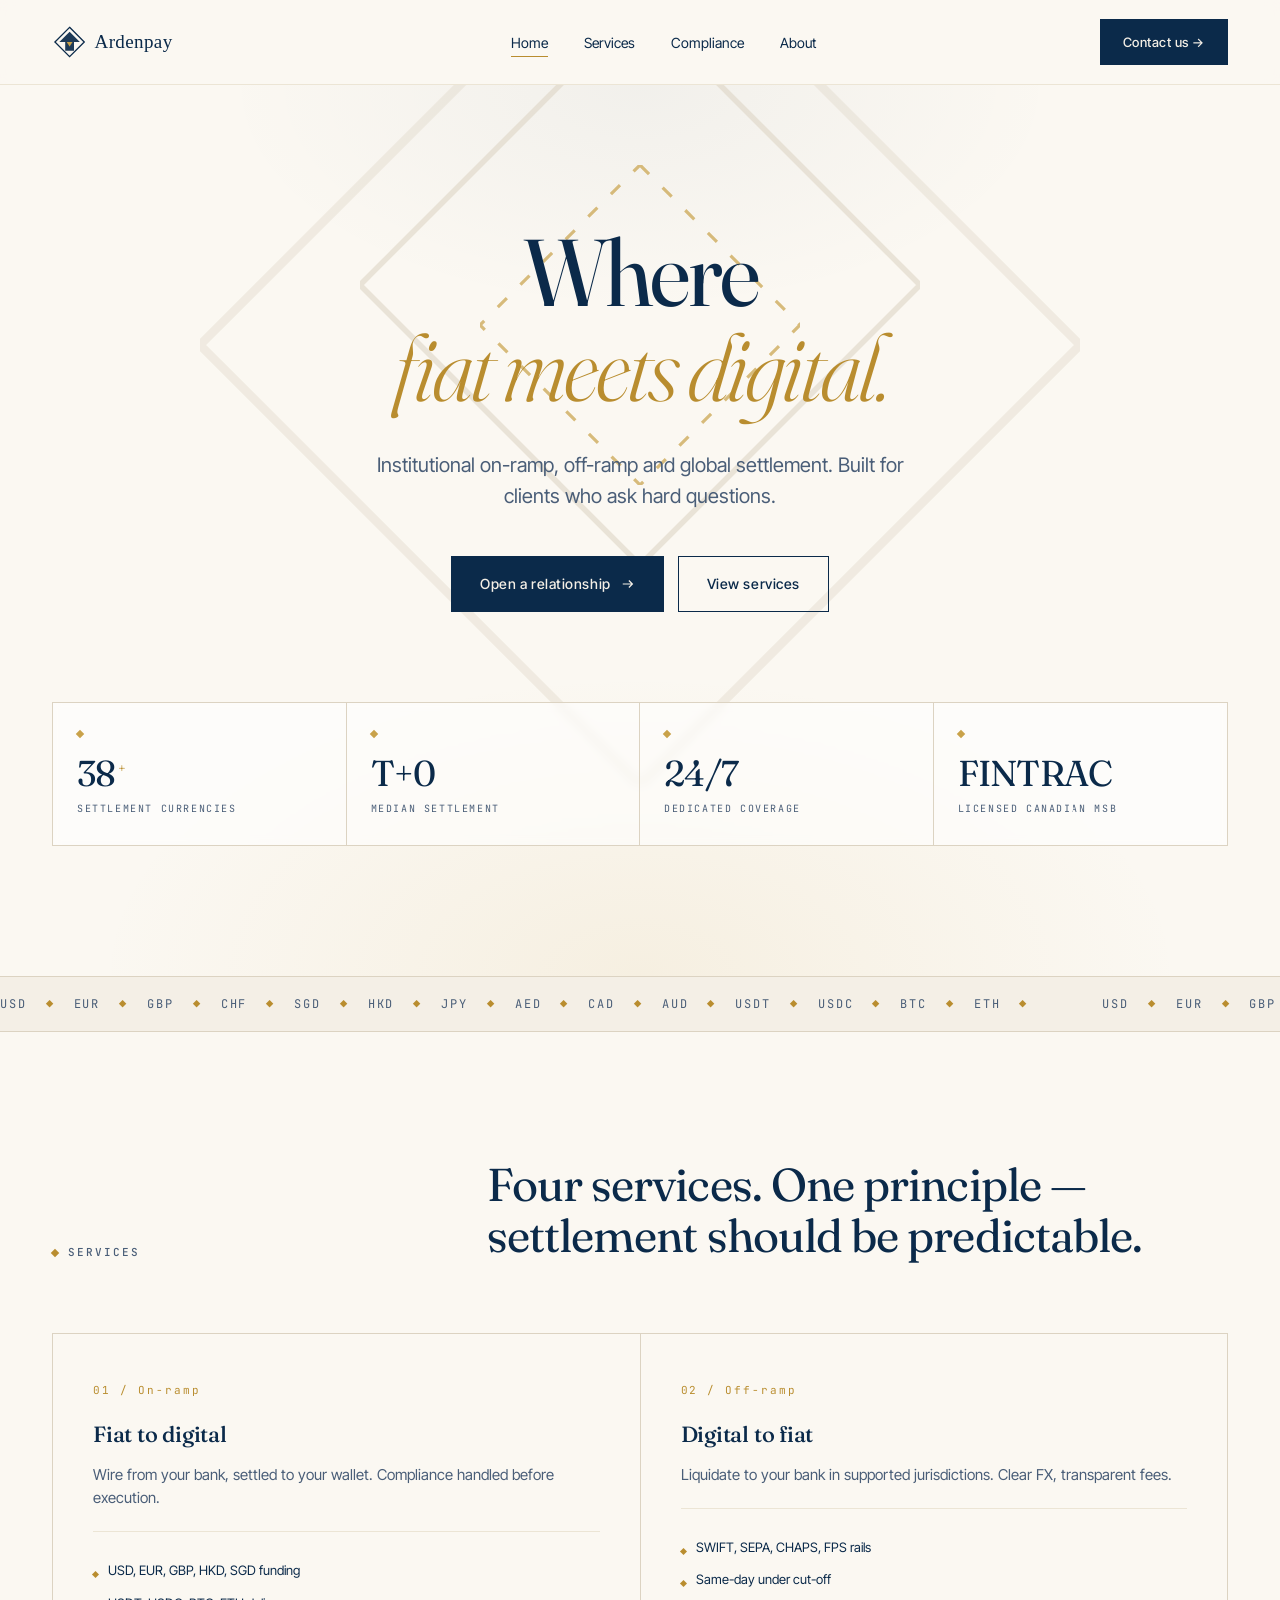
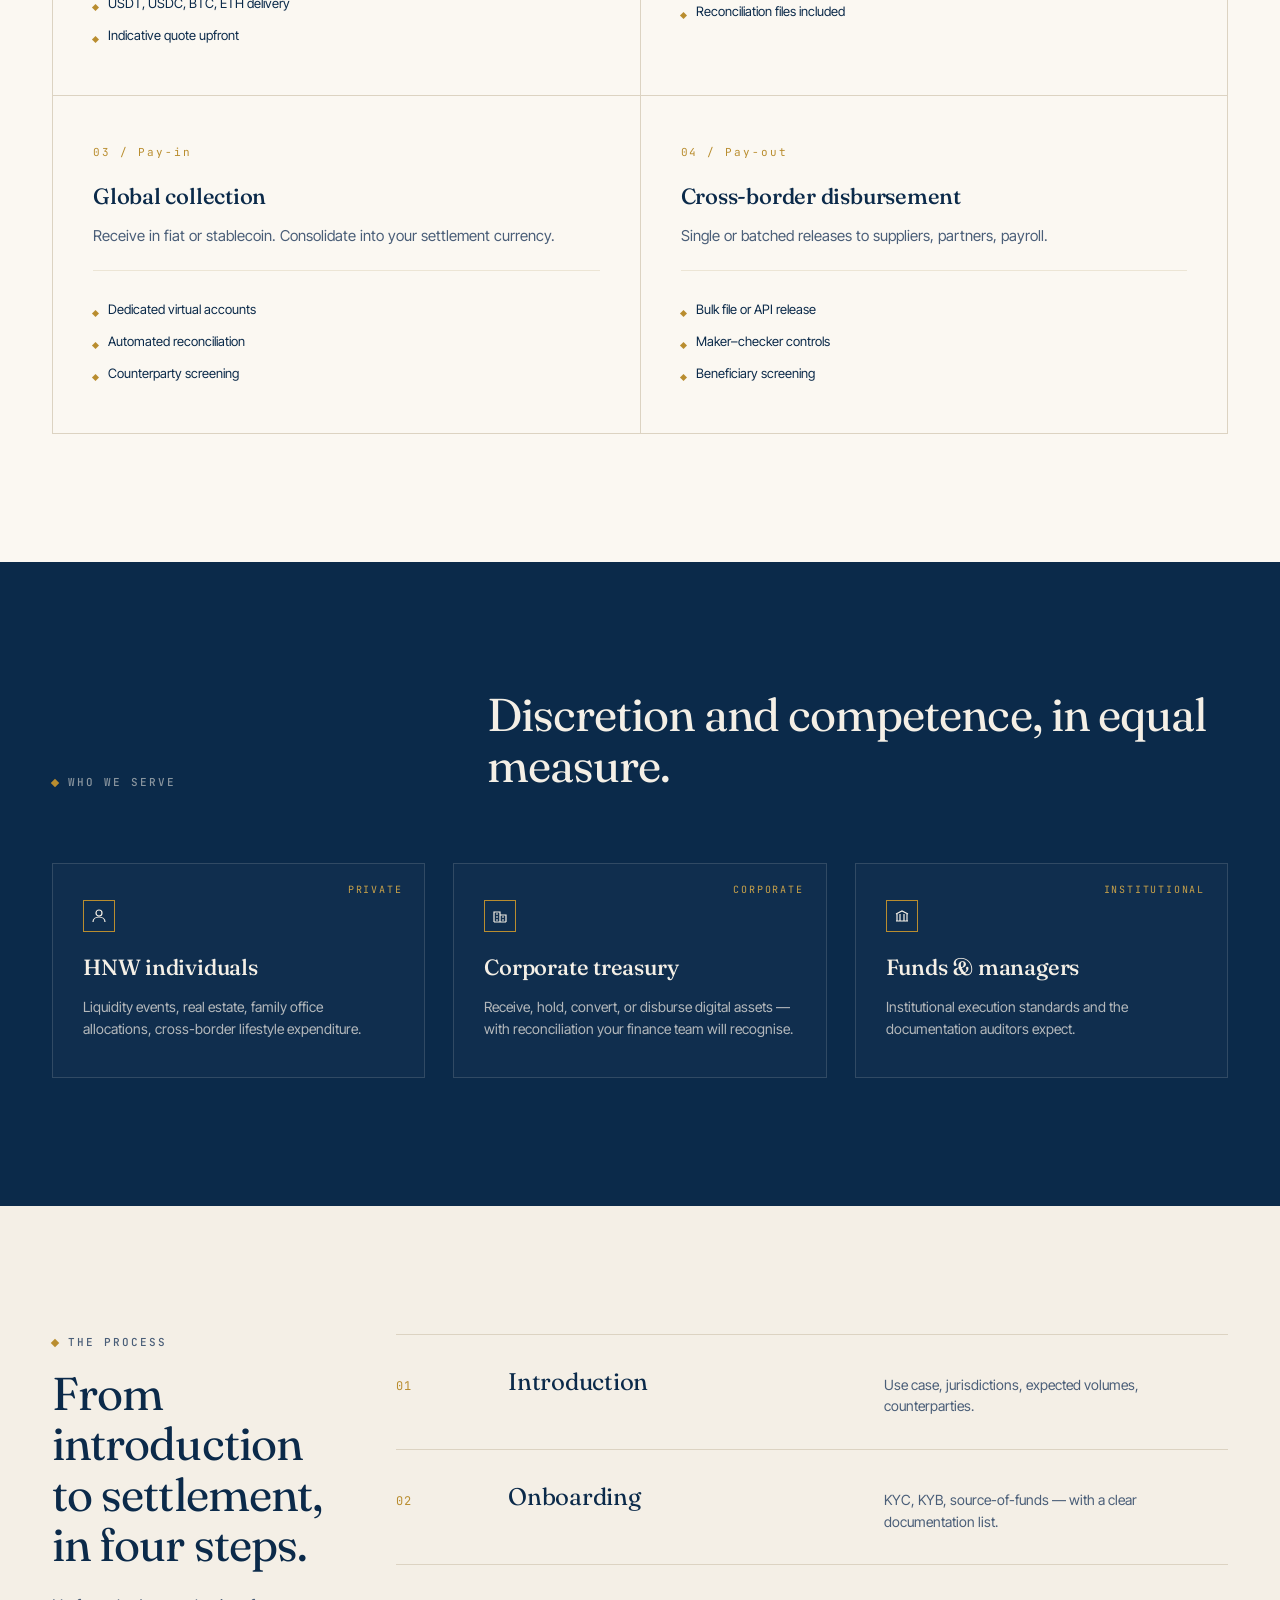
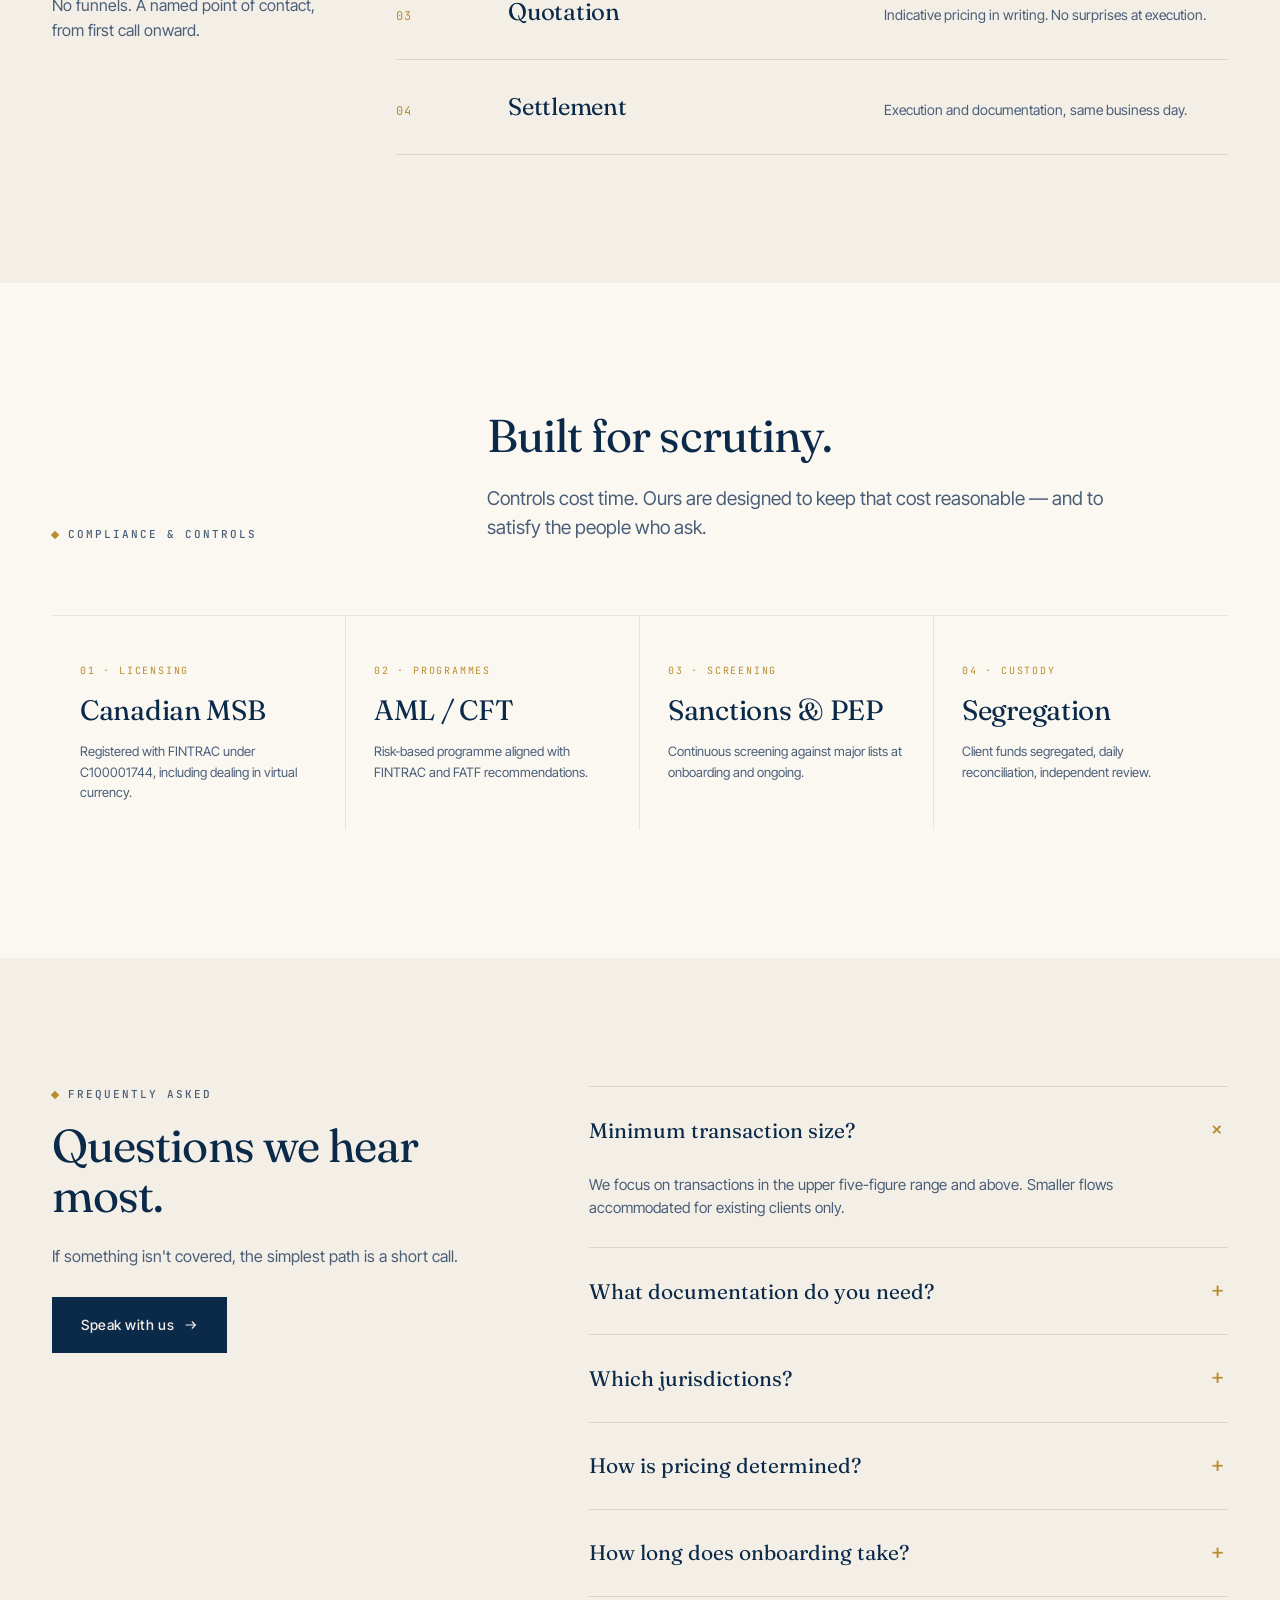
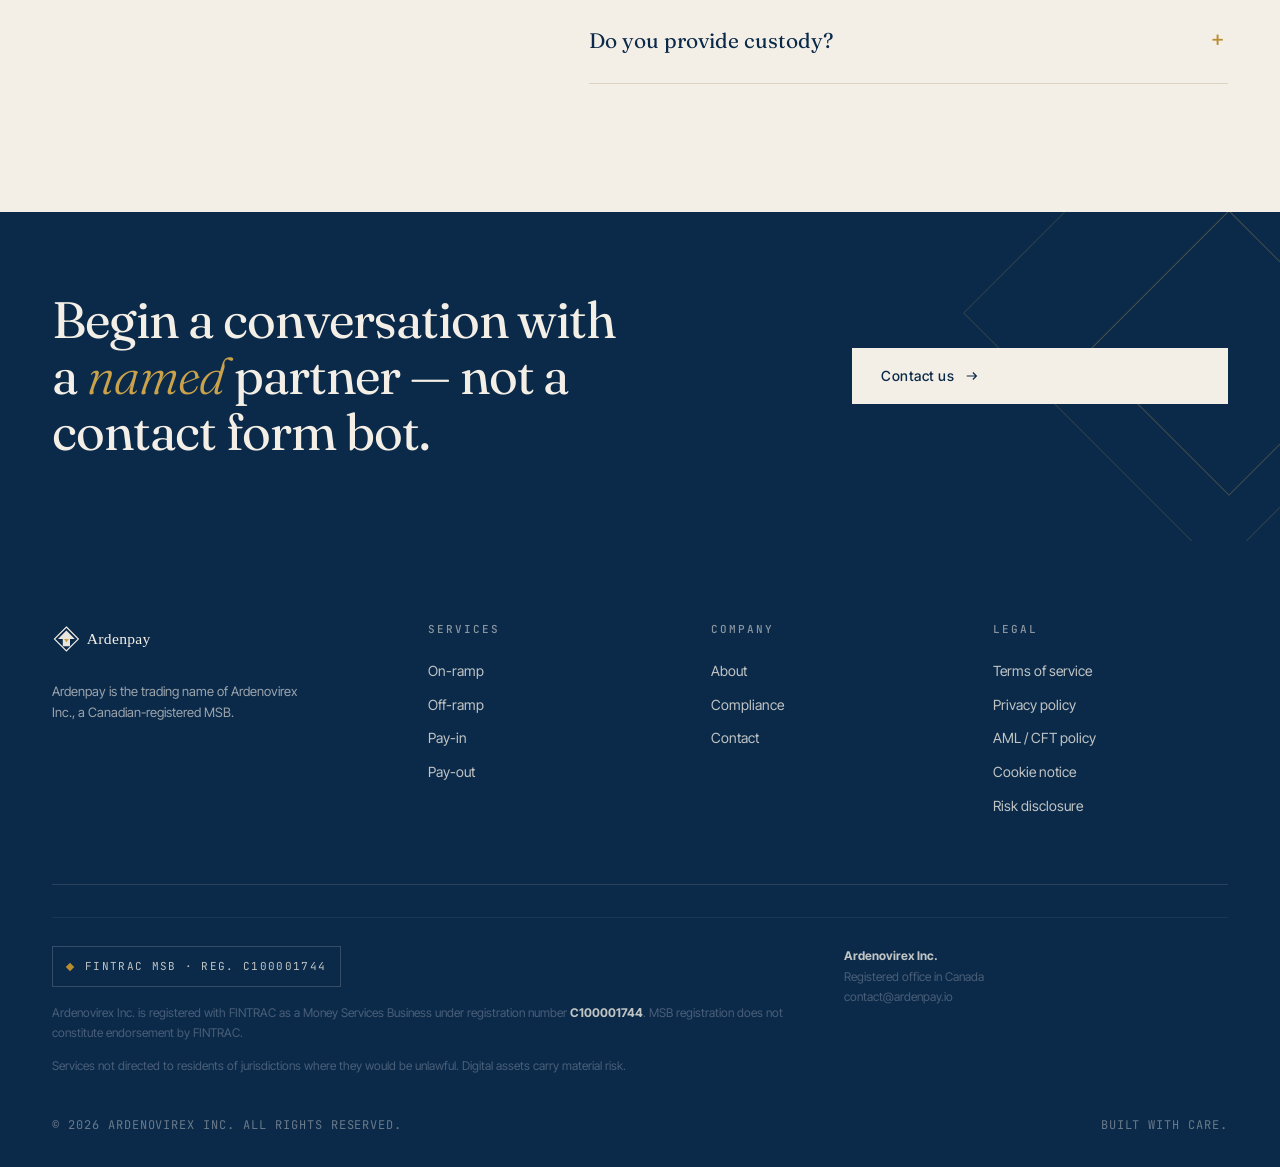
<file: index.html>
<!doctype html>
<html lang="en">
<head>
  <meta charset="utf-8">
  <meta name="viewport" content="width=device-width, initial-scale=1">
  <title>Ardenpay — Where fiat meets digital</title>
  <meta name="description" content="Institutional on-ramp, off-ramp, pay-in and pay-out. Operated by Ardenovirex Inc., a Canadian MSB (C100001744).">
  <link rel="icon" type="image/svg+xml" href="assets/favicon.svg">
  <link rel="preconnect" href="https://fonts.googleapis.com">
  <link rel="preconnect" href="https://fonts.gstatic.com" crossorigin>
  <link href="https://fonts.googleapis.com/css2?family=Fraunces:opsz,wght@9..144,300..600&family=Inter+Tight:wght@400;500;600&family=JetBrains+Mono:wght@400;500&display=swap" rel="stylesheet">
  <link rel="stylesheet" href="assets/style.css">
  <style>
    /* HERO — centred, big serif, layered diamonds */
    .hero {
      position: relative;
      padding: 140px 0 130px;
      overflow: hidden;
      background: var(--paper);
    }
    .hero-bg {
      position: absolute; inset: 0;
      pointer-events: none;
      background:
        radial-gradient(900px 500px at 50% 100%, rgba(201, 162, 74, 0.10), transparent 60%),
        radial-gradient(700px 380px at 50% 0%, rgba(11, 42, 74, 0.04), transparent 60%);
    }
    .hero-bg svg { position: absolute; }
    .d-out { top: -180px; left: 50%; transform: translateX(-50%); width: 880px; height: 880px; opacity: .35; }
    .d-out path { fill: none; stroke: var(--rule); stroke-width: 1; }
    .d-mid { top: -80px; left: 50%; transform: translateX(-50%); width: 560px; height: 560px; opacity: .55; }
    .d-mid path { fill: none; stroke: var(--rule); stroke-width: 1; }
    .d-acc { top: 80px; left: 50%; transform: translateX(-50%); width: 320px; height: 320px; opacity: .7; animation: rot 60s linear infinite; }
    .d-acc path { fill: none; stroke: var(--gold-soft); stroke-width: 1; stroke-dasharray: 4 6; }
    @keyframes rot {
      from { transform: translateX(-50%) rotate(0); }
      to { transform: translateX(-50%) rotate(360deg); }
    }
    .hero-content {
      position: relative; z-index: 2;
      text-align: center; max-width: 920px; margin: 0 auto;
    }
    .hero h1 {
      font-size: clamp(48px, 7.4vw, 96px);
      line-height: 1.0; letter-spacing: -0.03em;
    }
    .hero h1 em {
      display: block; font-style: italic; font-weight: 300; color: var(--gold);
    }
    .hero .lede {
      margin: 36px auto 0; font-size: 20px; max-width: 48ch; color: var(--ink-soft);
    }
    .hero-actions {
      display: flex; gap: 14px; flex-wrap: wrap; justify-content: center; margin-top: 44px;
    }
    .hstrip {
      position: relative; z-index: 2;
      margin-top: 90px;
      display: grid; grid-template-columns: repeat(4, 1fr);
      border: 1px solid var(--rule);
      background: rgba(255,255,255,0.6);
      backdrop-filter: blur(4px);
      -webkit-backdrop-filter: blur(4px);
    }
    .hstrip .it {
      padding: 28px 24px;
      border-right: 1px solid var(--rule);
      text-align: left;
    }
    .hstrip .it:last-child { border-right: 0; }
    .hstrip .it::before {
      content: ""; display: block;
      width: 6px; height: 6px;
      background: var(--gold-soft); transform: rotate(45deg);
      margin-bottom: 18px;
    }
    .hstrip .num {
      font-family: var(--serif);
      font-size: 36px; line-height: 1; letter-spacing: -0.02em;
      color: var(--ink); font-weight: 400;
    }
    .hstrip .num sup { font-size: 14px; color: var(--gold); margin-left: 2px; }
    .hstrip .lab {
      font-family: var(--mono); font-size: 10px;
      letter-spacing: 0.16em; text-transform: uppercase;
      color: var(--ink-soft); margin-top: 10px;
    }
    @media (max-width: 880px) {
      .hstrip { grid-template-columns: 1fr 1fr; }
      .hstrip .it:nth-child(2) { border-right: 0; }
      .hstrip .it:nth-child(1), .hstrip .it:nth-child(2) { border-bottom: 1px solid var(--rule); }
    }

    /* SERVICES */
    .services-grid {
      display: grid; grid-template-columns: repeat(2, 1fr);
      border-top: 1px solid var(--rule); border-left: 1px solid var(--rule);
    }
    @media (max-width: 880px) { .services-grid { grid-template-columns: 1fr; } }
    .service {
      padding: 48px 40px 44px;
      border-right: 1px solid var(--rule); border-bottom: 1px solid var(--rule);
      position: relative; background: var(--paper);
      transition: background .3s ease; overflow: hidden;
    }
    .service::after {
      content: ""; position: absolute; left: 0; bottom: 0;
      width: 0; height: 2px; background: var(--gold);
      transition: width .4s ease;
    }
    .service:hover { background: var(--ivory); }
    .service:hover::after { width: 100%; }
    .service .num {
      font-family: var(--mono); font-size: 11px; letter-spacing: 0.18em;
      color: var(--gold); margin-bottom: 22px;
    }
    .service h3 { margin-bottom: 14px; }
    .service p { font-size: 15px; }
    .service ul {
      list-style: none; margin-top: 22px;
      padding-top: 22px; border-top: 1px solid var(--rule-soft);
    }
    .service li {
      font-size: 13px; color: var(--ink); padding: 6px 0;
      display: flex; gap: 10px; align-items: baseline;
    }
    .service li::before {
      content: ""; width: 5px; height: 5px;
      background: var(--gold); transform: rotate(45deg);
      flex-shrink: 0; position: relative; top: 2px;
    }

    /* CLIENTELE */
    .clientele-grid { display: grid; grid-template-columns: repeat(3, 1fr); gap: 28px; }
    @media (max-width: 880px) { .clientele-grid { grid-template-columns: 1fr; } }
    .client-card {
      padding: 36px 30px;
      border: 1px solid rgba(244,239,230,0.14);
      background: rgba(255,255,255,0.02);
      position: relative; transition: border-color .3s ease;
    }
    .client-card:hover { border-color: rgba(201,162,74,0.4); }
    .client-card .icon {
      width: 32px; height: 32px; margin-bottom: 22px;
      border: 1px solid var(--gold); display: grid; place-items: center;
    }
    .client-card .icon svg { width: 16px; height: 16px; stroke: var(--gold-soft); }
    .client-card h3 { font-size: 22px; margin-bottom: 14px; }
    .client-card p { font-size: 14px; line-height: 1.6; }
    .client-card .tag {
      position: absolute; top: 18px; right: 22px;
      font-family: var(--mono); font-size: 10px; color: var(--gold-soft);
      letter-spacing: 0.18em; text-transform: uppercase;
    }

    /* PROCESS */
    .process-wrap { display: grid; grid-template-columns: 280px 1fr; gap: 64px; align-items: start; }
    @media (max-width: 880px) { .process-wrap { grid-template-columns: 1fr; gap: 32px; } }
    .process-list { counter-reset: step; list-style: none; }
    .process-list li {
      counter-increment: step;
      padding: 32px 0; border-top: 1px solid var(--rule);
      display: grid; grid-template-columns: 80px 1fr 1fr;
      gap: 32px; align-items: baseline;
    }
    .process-list li:last-child { border-bottom: 1px solid var(--rule); }
    .process-list li::before {
      content: "0" counter(step);
      font-family: var(--mono); font-size: 12px; color: var(--gold);
      letter-spacing: 0.12em;
    }
    .process-list h3 {
      font-size: 24px; font-family: var(--serif); font-weight: 400;
    }
    .process-list p { font-size: 14px; }
    @media (max-width: 720px) {
      .process-list li { grid-template-columns: 50px 1fr; }
      .process-list li p { grid-column: 2; }
    }

    /* PILLARS */
    .pillars {
      display: grid; grid-template-columns: repeat(4, 1fr);
      margin-top: 56px; border-top: 1px solid var(--rule-soft);
    }
    @media (max-width: 880px) { .pillars { grid-template-columns: 1fr 1fr; } }
    @media (max-width: 480px) { .pillars { grid-template-columns: 1fr; } }
    .pillar {
      padding: 40px 28px 28px; border-right: 1px solid var(--rule-soft);
    }
    .pillar:last-child { border-right: 0; }
    .pillar .label {
      font-family: var(--mono); font-size: 10px;
      letter-spacing: 0.18em; text-transform: uppercase; color: var(--gold);
    }
    .pillar h3 {
      margin-top: 14px; font-size: 28px; font-family: var(--serif);
      font-weight: 400; line-height: 1.1;
    }
    .pillar p { font-size: 13px; margin-top: 16px; line-height: 1.55; }

    /* FAQ */
    .faq-wrap { display: grid; grid-template-columns: 1fr 1.4fr; gap: 80px; align-items: start; }
    @media (max-width: 880px) { .faq-wrap { grid-template-columns: 1fr; gap: 32px; } }
    .faq-item { border-top: 1px solid var(--rule); }
    .faq-item:last-child { border-bottom: 1px solid var(--rule); }
    .faq-item summary {
      list-style: none; cursor: pointer;
      display: flex; justify-content: space-between; align-items: center;
      padding: 26px 0;
      font-family: var(--serif); font-size: 21px; color: var(--ink); font-weight: 400;
    }
    .faq-item summary::-webkit-details-marker { display: none; }
    .faq-item .toggle {
      font-family: var(--mono); font-size: 22px; color: var(--gold);
      transition: transform .25s ease;
      width: 22px; text-align: center;
    }
    .faq-item[open] .toggle { transform: rotate(45deg); }
    .faq-item .answer {
      padding: 0 0 28px; max-width: 60ch; font-size: 15px; color: var(--ink-soft);
    }

    /* CTA STRIP */
    .cta-strip {
      padding: 80px 0; background: var(--ink); color: var(--ivory);
      position: relative; overflow: hidden;
    }
    .cta-strip::before {
      content: ""; position: absolute; right: -120px; top: -80px;
      width: 360px; height: 360px;
      border: 1px solid rgba(201,162,74,0.18); transform: rotate(45deg);
    }
    .cta-strip::after {
      content: ""; position: absolute; right: -50px; top: 40px;
      width: 200px; height: 200px;
      border: 1px solid rgba(201,162,74,0.32); transform: rotate(45deg);
      animation: rot 80s linear infinite;
    }
    .cta-strip .container {
      display: grid; grid-template-columns: 2fr 1fr; gap: 48px; align-items: center;
      position: relative; z-index: 2;
    }
    @media (max-width: 880px) { .cta-strip .container { grid-template-columns: 1fr; } }
    .cta-strip h2 {
      color: var(--ivory); font-size: clamp(32px, 4vw, 52px);
      max-width: 18ch; line-height: 1.1;
    }
    .cta-strip h2 em { color: var(--gold-soft); font-style: italic; font-weight: 300; }
    .cta-strip .btn {
      background: var(--ivory); color: var(--ink); border-color: var(--ivory);
    }
    .cta-strip .btn:hover { background: var(--gold-soft); border-color: var(--gold-soft); }
  </style>
</head>
<body>

<header class="site-header">
  <div class="container nav">
    <a class="nav-logo" href="/" aria-label="Ardenpay home">
      <img src="assets/logo.svg" alt="Ardenpay">
    </a>
    <nav>
      <ul class="nav-links">
        <li><a href="/" class="active">Home</a></li>
        <li><a href="services">Services</a></li>
        <li><a href="compliance">Compliance</a></li>
        <li><a href="about">About</a></li>
      
        <li class="mobile-only"><a href="contact" class="mobile-cta">Contact us →</a></li>
      </ul>
    </nav>
    <a href="contact" class="nav-cta">Contact us →</a>
    <button class="nav-toggle" aria-label="Menu">
      <svg class="icon-open" width="22" height="22" viewBox="0 0 22 22" fill="none"><path d="M3 6h16M3 11h16M3 16h16" stroke="#0B2A4A" stroke-width="1.4"/></svg>
      <svg class="icon-close" width="22" height="22" viewBox="0 0 22 22" fill="none"><path d="M5 5l12 12M17 5L5 17" stroke="#0B2A4A" stroke-width="1.4"/></svg>
    </button>
  </div>
</header>

<section class="hero">
  <div class="hero-bg">
    <svg class="d-out" viewBox="0 0 100 100" preserveAspectRatio="none"><path d="M50 0 L100 50 L50 100 L0 50 Z"/></svg>
    <svg class="d-mid" viewBox="0 0 100 100" preserveAspectRatio="none"><path d="M50 0 L100 50 L50 100 L0 50 Z"/></svg>
    <svg class="d-acc" viewBox="0 0 100 100" preserveAspectRatio="none"><path d="M50 0 L100 50 L50 100 L0 50 Z"/></svg>
  </div>

  <div class="container">
    <div class="hero-content">
      <h1>Where <em>fiat meets digital.</em></h1>
      <p class="lede">Institutional on-ramp, off-ramp and global settlement. Built for clients who ask hard questions.</p>
      <div class="hero-actions">
        <a class="btn" href="contact">Open a relationship
          <svg class="arrow" viewBox="0 0 16 16" fill="none"><path d="M2 8h11M9 4l4 4-4 4" stroke="currentColor" stroke-width="1.4"/></svg>
        </a>
        <a class="btn btn--ghost" href="services">View services</a>
      </div>
    </div>

    <div class="hstrip">
      <div class="it"><div class="num">38<sup>+</sup></div><div class="lab">Settlement currencies</div></div>
      <div class="it"><div class="num">T+0</div><div class="lab">Median settlement</div></div>
      <div class="it"><div class="num">24/7</div><div class="lab">Dedicated coverage</div></div>
      <div class="it"><div class="num">FINTRAC</div><div class="lab">Licensed Canadian MSB</div></div>
    </div>
  </div>
</section>

<div class="ticker" aria-hidden="true">
  <div class="ticker-inner">
    <span>USD <span class="dot">◆</span> EUR <span class="dot">◆</span> GBP <span class="dot">◆</span> CHF <span class="dot">◆</span> SGD <span class="dot">◆</span> HKD <span class="dot">◆</span> JPY <span class="dot">◆</span> AED <span class="dot">◆</span> CAD <span class="dot">◆</span> AUD <span class="dot">◆</span> USDT <span class="dot">◆</span> USDC <span class="dot">◆</span> BTC <span class="dot">◆</span> ETH <span class="dot">◆</span></span>
    <span>USD <span class="dot">◆</span> EUR <span class="dot">◆</span> GBP <span class="dot">◆</span> CHF <span class="dot">◆</span> SGD <span class="dot">◆</span> HKD <span class="dot">◆</span> JPY <span class="dot">◆</span> AED <span class="dot">◆</span> CAD <span class="dot">◆</span> AUD <span class="dot">◆</span> USDT <span class="dot">◆</span> USDC <span class="dot">◆</span> BTC <span class="dot">◆</span> ETH <span class="dot">◆</span></span>
  </div>
</div>

<section class="section">
  <div class="container">
    <div class="section-head">
      <p class="eyebrow"><span class="bullet"></span>Services</p>
      <div><h2>Four services. One principle — settlement should be predictable.</h2></div>
    </div>
    <div class="services-grid">
      <article class="service"><div class="num">01 / On-ramp</div><h3>Fiat to digital</h3><p>Wire from your bank, settled to your wallet. Compliance handled before execution.</p><ul><li>USD, EUR, GBP, HKD, SGD funding</li><li>USDT, USDC, BTC, ETH delivery</li><li>Indicative quote upfront</li></ul></article>
      <article class="service"><div class="num">02 / Off-ramp</div><h3>Digital to fiat</h3><p>Liquidate to your bank in supported jurisdictions. Clear FX, transparent fees.</p><ul><li>SWIFT, SEPA, CHAPS, FPS rails</li><li>Same-day under cut-off</li><li>Reconciliation files included</li></ul></article>
      <article class="service"><div class="num">03 / Pay-in</div><h3>Global collection</h3><p>Receive in fiat or stablecoin. Consolidate into your settlement currency.</p><ul><li>Dedicated virtual accounts</li><li>Automated reconciliation</li><li>Counterparty screening</li></ul></article>
      <article class="service"><div class="num">04 / Pay-out</div><h3>Cross-border disbursement</h3><p>Single or batched releases to suppliers, partners, payroll.</p><ul><li>Bulk file or API release</li><li>Maker–checker controls</li><li>Beneficiary screening</li></ul></article>
    </div>
  </div>
</section>

<section class="section section--ink">
  <div class="container">
    <div class="section-head">
      <p class="eyebrow"><span class="bullet"></span>Who we serve</p>
      <div><h2>Discretion and competence, in equal measure.</h2></div>
    </div>
    <div class="clientele-grid">
      <div class="client-card"><span class="tag">Private</span><div class="icon"><svg viewBox="0 0 16 16" fill="none"><circle cx="8" cy="5" r="3" stroke="currentColor" stroke-width="1.2"/><path d="M2 14c0-3 2.7-5 6-5s6 2 6 5" stroke="currentColor" stroke-width="1.2"/></svg></div><h3>HNW individuals</h3><p>Liquidity events, real estate, family office allocations, cross-border lifestyle expenditure.</p></div>
      <div class="client-card"><span class="tag">Corporate</span><div class="icon"><svg viewBox="0 0 16 16" fill="none"><path d="M2 14V4h6v10M8 14V7h6v7M2 14h12M4 6h2M4 9h2M4 12h2M10 9h2M10 12h2" stroke="currentColor" stroke-width="1.2"/></svg></div><h3>Corporate treasury</h3><p>Receive, hold, convert, or disburse digital assets — with reconciliation your finance team will recognise.</p></div>
      <div class="client-card"><span class="tag">Institutional</span><div class="icon"><svg viewBox="0 0 16 16" fill="none"><path d="M2 6l6-3 6 3M3 6v7M13 6v7M6 6v7M10 6v7M2 13h12" stroke="currentColor" stroke-width="1.2"/></svg></div><h3>Funds & managers</h3><p>Institutional execution standards and the documentation auditors expect.</p></div>
    </div>
  </div>
</section>

<section class="section section--ivory">
  <div class="container">
    <div class="process-wrap">
      <div>
        <p class="eyebrow"><span class="bullet"></span>The process</p>
        <h2 style="margin-top:18px;">From introduction to settlement, in four steps.</h2>
        <p style="margin-top:22px; max-width: 36ch;">No funnels. A named point of contact, from first call onward.</p>
      </div>
      <ol class="process-list">
        <li><h3>Introduction</h3><p>Use case, jurisdictions, expected volumes, counterparties.</p></li>
        <li><h3>Onboarding</h3><p>KYC, KYB, source-of-funds — with a clear documentation list.</p></li>
        <li><h3>Quotation</h3><p>Indicative pricing in writing. No surprises at execution.</p></li>
        <li><h3>Settlement</h3><p>Execution and documentation, same business day.</p></li>
      </ol>
    </div>
  </div>
</section>

<section class="section">
  <div class="container">
    <div class="section-head">
      <p class="eyebrow"><span class="bullet"></span>Compliance & controls</p>
      <div>
        <h2>Built for scrutiny.</h2>
        <p class="lede" style="margin-top: 22px;">Controls cost time. Ours are designed to keep that cost reasonable — and to satisfy the people who ask.</p>
      </div>
    </div>
    <div class="pillars">
      <div class="pillar"><span class="label">01 · Licensing</span><h3>Canadian MSB</h3><p>Registered with FINTRAC under C100001744, including dealing in virtual currency.</p></div>
      <div class="pillar"><span class="label">02 · Programmes</span><h3>AML / CFT</h3><p>Risk-based programme aligned with FINTRAC and FATF recommendations.</p></div>
      <div class="pillar"><span class="label">03 · Screening</span><h3>Sanctions & PEP</h3><p>Continuous screening against major lists at onboarding and ongoing.</p></div>
      <div class="pillar"><span class="label">04 · Custody</span><h3>Segregation</h3><p>Client funds segregated, daily reconciliation, independent review.</p></div>
    </div>
  </div>
</section>

<section class="section section--ivory">
  <div class="container faq-wrap">
    <div>
      <p class="eyebrow"><span class="bullet"></span>Frequently asked</p>
      <h2 style="margin-top: 18px;">Questions we hear most.</h2>
      <p style="margin-top: 22px;">If something isn't covered, the simplest path is a short call.</p>
      <a class="btn" href="contact" style="margin-top: 28px;">Speak with us
        <svg class="arrow" viewBox="0 0 16 16" fill="none"><path d="M2 8h11M9 4l4 4-4 4" stroke="currentColor" stroke-width="1.4"/></svg>
      </a>
    </div>
    <div>
      <details class="faq-item" open><summary>Minimum transaction size? <span class="toggle">+</span></summary><div class="answer">We focus on transactions in the upper five-figure range and above. Smaller flows accommodated for existing clients only.</div></details>
      <details class="faq-item"><summary>What documentation do you need? <span class="toggle">+</span></summary><div class="answer">Individuals: ID, proof of residence, source-of-funds. Corporates: incorporation documents, beneficial owners, financial statements. Exact list provided at onboarding.</div></details>
      <details class="faq-item"><summary>Which jurisdictions? <span class="toggle">+</span></summary><div class="answer">Most major jurisdictions across North America, Europe, the United Kingdom, the Middle East, and Asia-Pacific. Sanctioned jurisdictions excluded.</div></details>
      <details class="faq-item"><summary>How is pricing determined? <span class="toggle">+</span></summary><div class="answer">Quoted per transaction or as a tiered schedule based on volume, currencies, and rails. Indicative pricing before any commitment.</div></details>
      <details class="faq-item"><summary>How long does onboarding take? <span class="toggle">+</span></summary><div class="answer">Individuals: 3–5 business days. Corporates: 1–3 weeks, depending on structure complexity.</div></details>
      <details class="faq-item"><summary>Do you provide custody? <span class="toggle">+</span></summary><div class="answer">No. Assets held only transiently for execution, with daily reconciliation and segregation from corporate funds.</div></details>
    </div>
  </div>
</section>

<section class="cta-strip">
  <div class="container">
    <h2>Begin a conversation with a <em>named</em> partner — not a contact form bot.</h2>
    <a class="btn" href="contact">Contact us
      <svg class="arrow" viewBox="0 0 16 16" fill="none"><path d="M2 8h11M9 4l4 4-4 4" stroke="currentColor" stroke-width="1.4"/></svg>
    </a>
  </div>
</section>

<footer class="site-footer">
  <div class="container">
    <div class="footer-top">
      <div class="footer-brand">
        <img src="assets/logo-light.svg" alt="Ardenpay">
        <p>Ardenpay is the trading name of Ardenovirex Inc., a Canadian-registered MSB.</p>
      </div>
      <div class="footer-col"><h5>Services</h5><ul><li><a href="services#onramp">On-ramp</a></li><li><a href="services#offramp">Off-ramp</a></li><li><a href="services#payin">Pay-in</a></li><li><a href="services#payout">Pay-out</a></li></ul></div>
      <div class="footer-col"><h5>Company</h5><ul><li><a href="about">About</a></li><li><a href="compliance">Compliance</a></li><li><a href="contact">Contact</a></li></ul></div>
      <div class="footer-col"><h5>Legal</h5><ul><li><a href="legal/terms">Terms of service</a></li><li><a href="legal/privacy">Privacy policy</a></li><li><a href="legal/aml">AML / CFT policy</a></li><li><a href="legal/cookies">Cookie notice</a></li><li><a href="legal/risk">Risk disclosure</a></li></ul></div>
    </div>
    <div class="footer-legal">
      <div>
        <span class="compliance-badge"><span class="dot"></span>FINTRAC MSB · Reg. C100001744</span>
        <p>Ardenovirex Inc. is registered with FINTRAC as a Money Services Business under registration number <strong style="color: rgba(244,239,230,0.78);">C100001744</strong>. MSB registration does not constitute endorsement by FINTRAC.</p>
        <p style="margin-top: 12px;">Services not directed to residents of jurisdictions where they would be unlawful. Digital assets carry material risk.</p>
      </div>
      <div>
        <p><strong style="color: rgba(244,239,230,0.78);">Ardenovirex Inc.</strong><br>Registered office in Canada<br>contact@ardenpay.io</p>
      </div>
    </div>
    <div class="footer-bottom">
      <span>© 2026 Ardenovirex Inc. All rights reserved.</span>
      <span>Built with care.</span>
    </div>
  </div>
</footer>

<script src="assets/nav.js"></script>
</body>
</html>
</file>
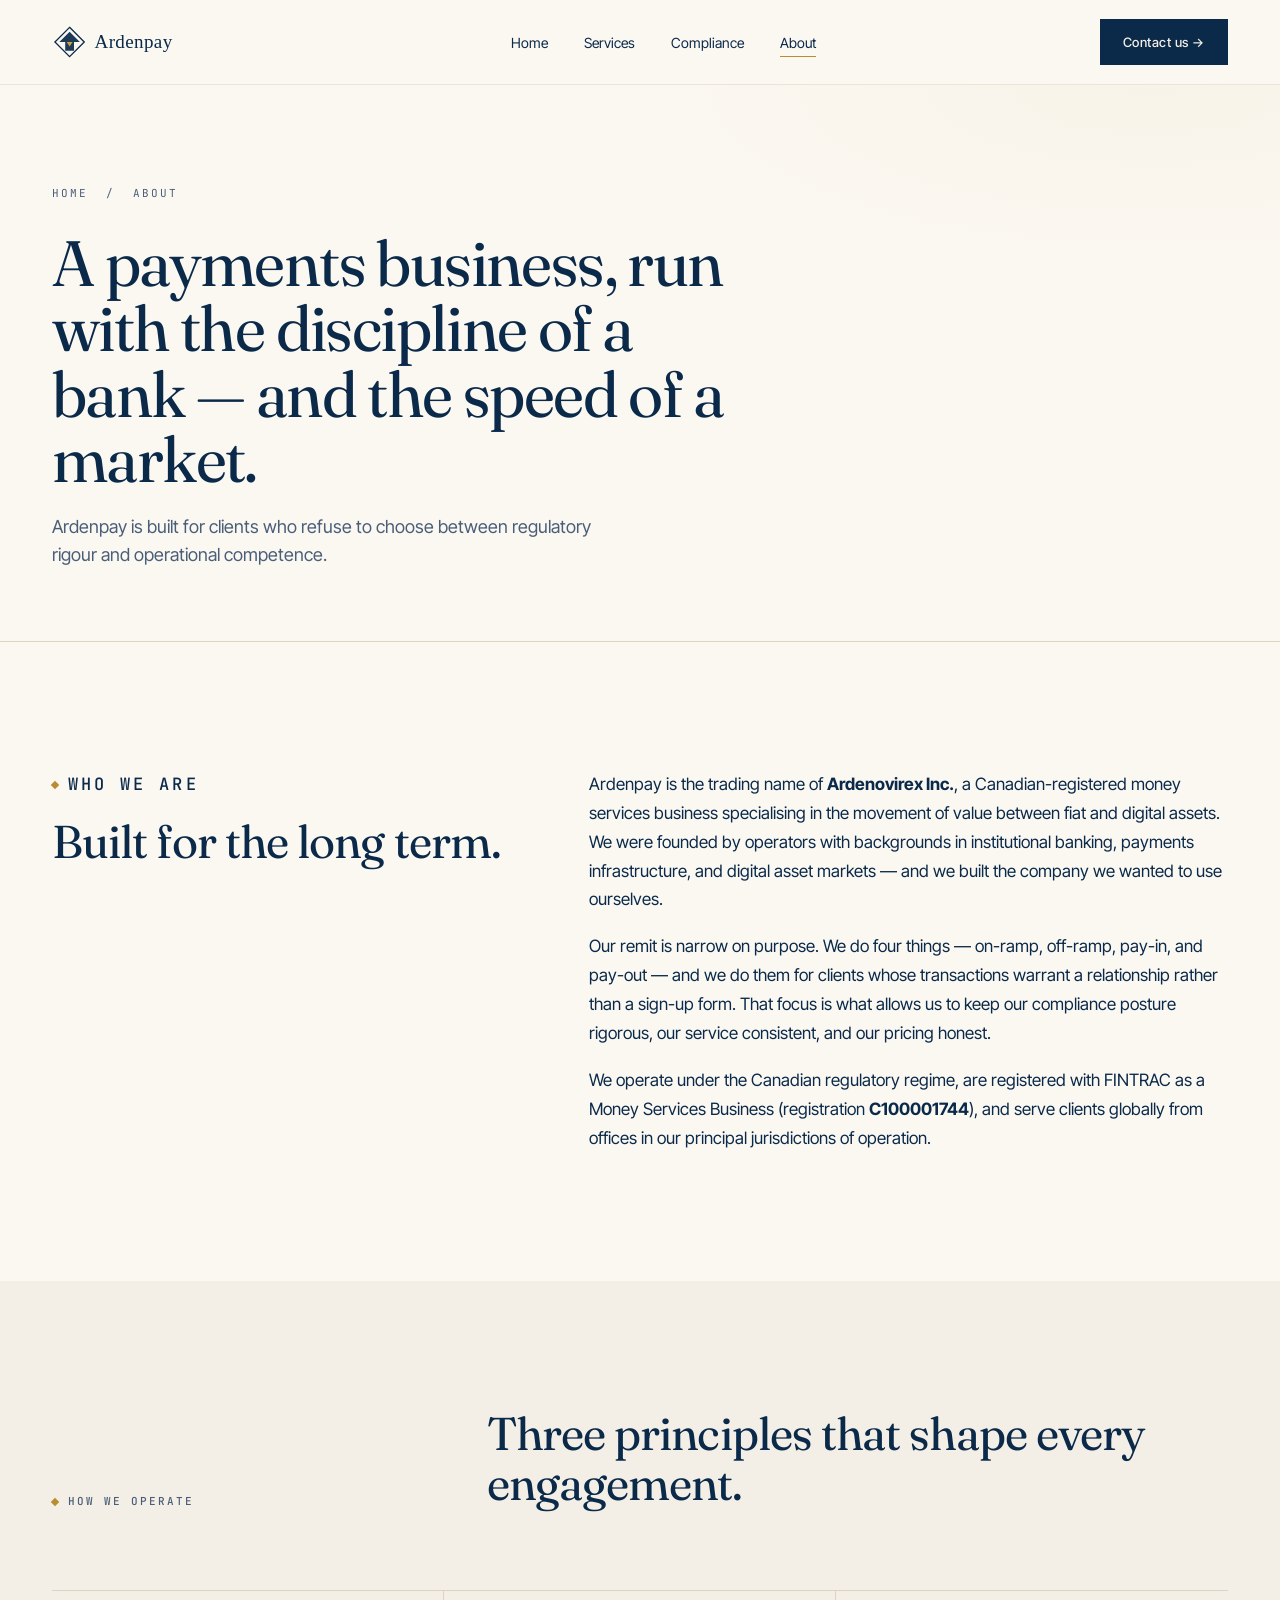
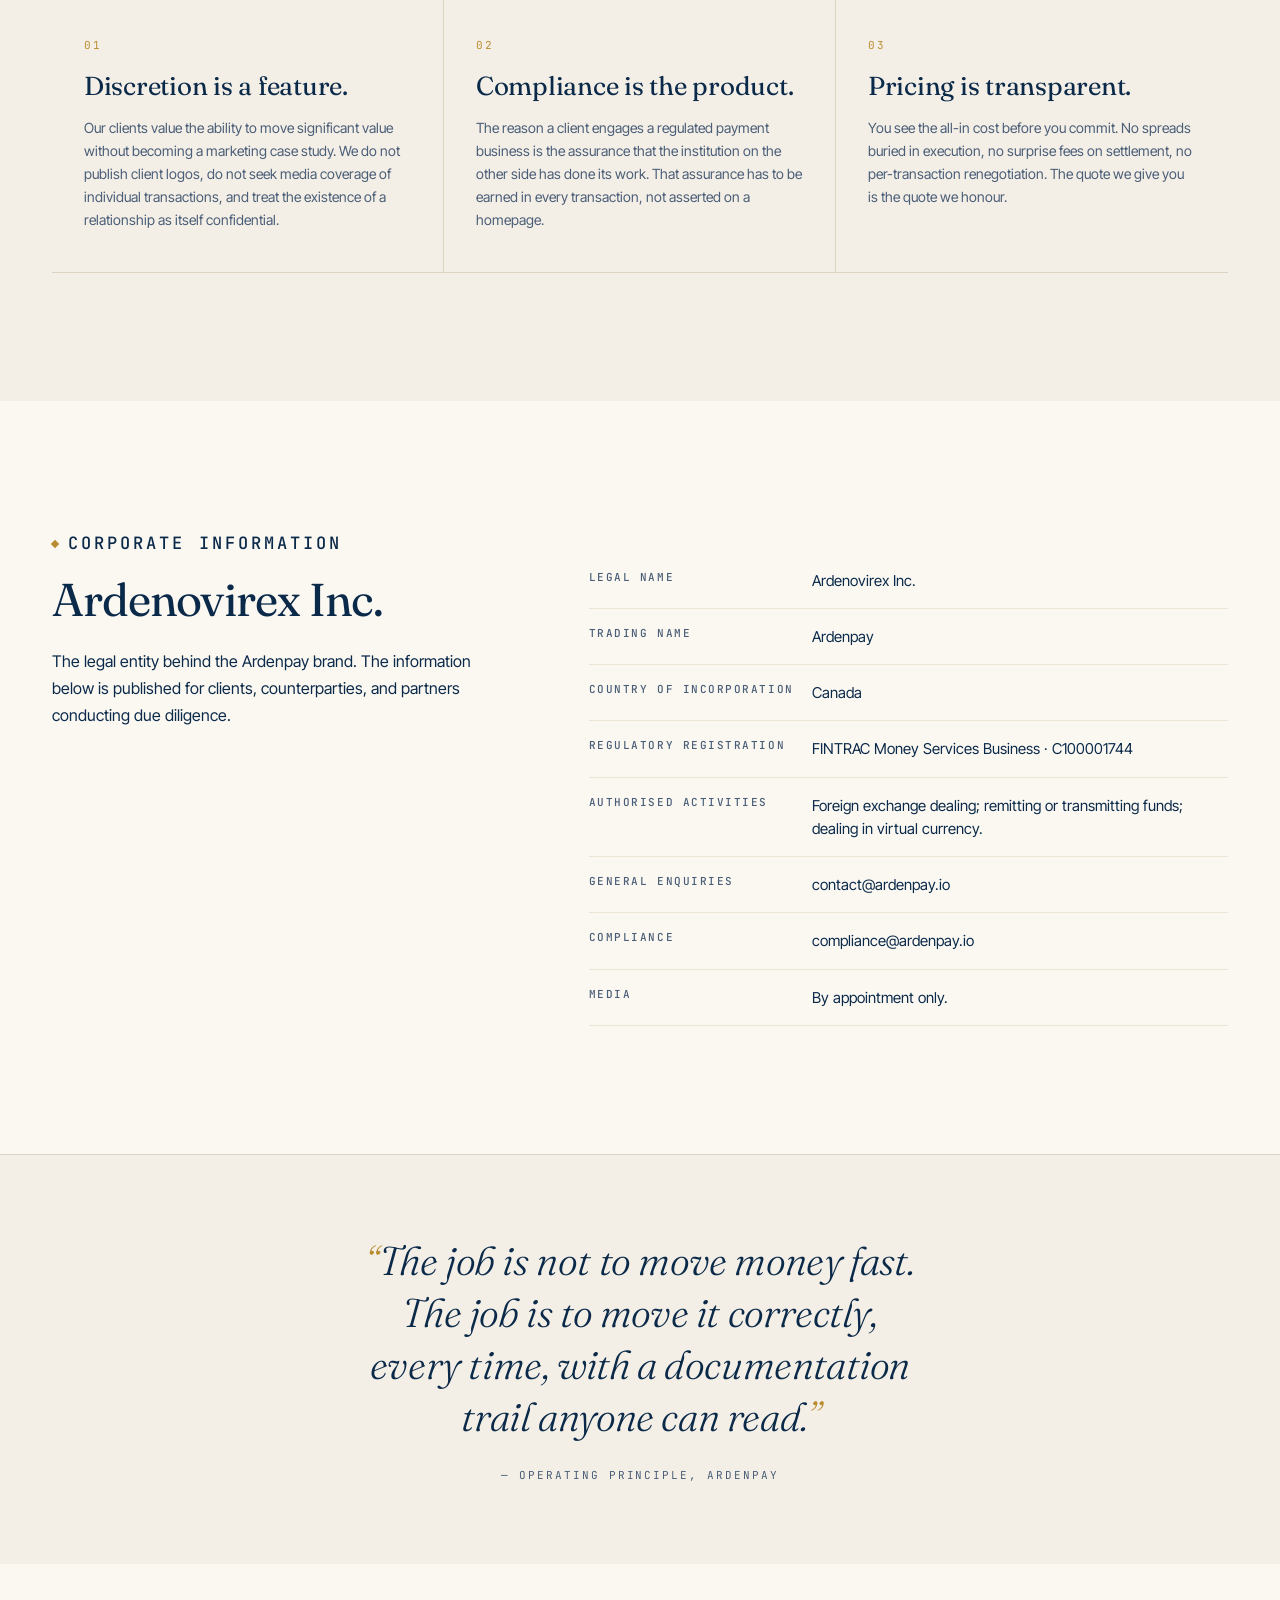
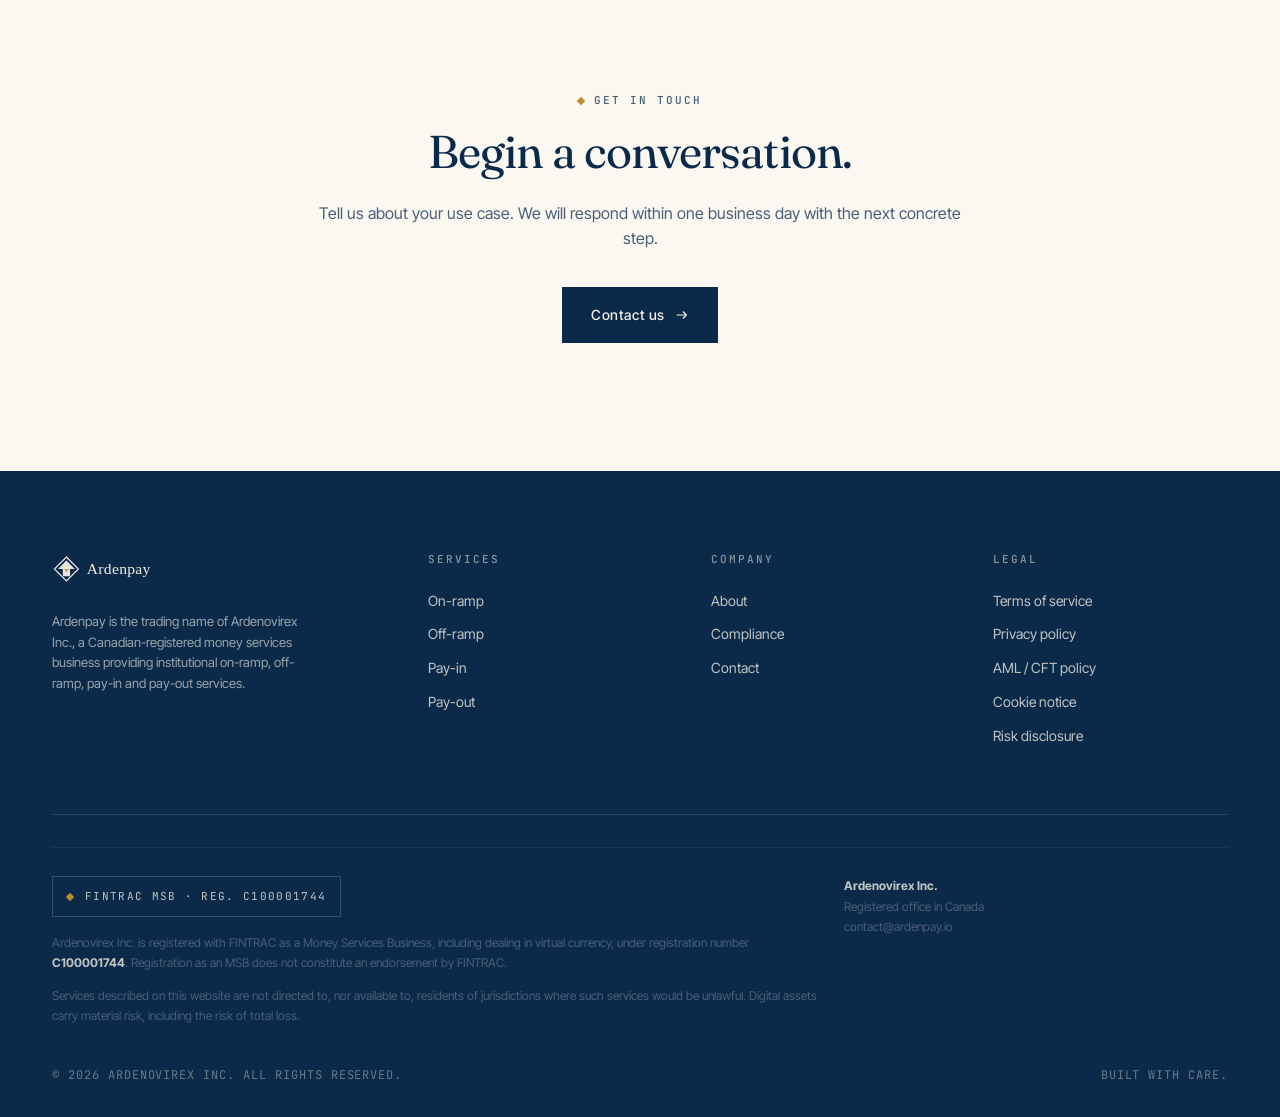
<file: about.html>
<!doctype html>
<html lang="en">
<head>
  <meta charset="utf-8">
  <meta name="viewport" content="width=device-width, initial-scale=1">
  <title>About — Ardenpay</title>
  <meta name="description" content="About Ardenpay and Ardenovirex Inc. — an institutional crypto payments business serving high-net-worth and corporate clients globally.">
  <link rel="icon" type="image/svg+xml" href="assets/favicon.svg">
  <link rel="preconnect" href="https://fonts.googleapis.com">
  <link rel="preconnect" href="https://fonts.gstatic.com" crossorigin>
  <link href="https://fonts.googleapis.com/css2?family=Fraunces:opsz,wght,SOFT@9..144,300..600,30..100&family=Inter+Tight:wght@400;500;600&family=JetBrains+Mono:wght@400;500&display=swap" rel="stylesheet">
  <link rel="stylesheet" href="assets/style.css">
  <style>
    .about-grid {
      display: grid; grid-template-columns: 1fr 1.4fr; gap: 80px;
      align-items: start;
    }
    @media (max-width: 880px) { .about-grid { grid-template-columns: 1fr; gap: 40px; } }
    .about-grid p { font-size: 17px; line-height: 1.7; color: var(--ink); }
    .about-grid p + p { margin-top: 18px; }

    .principles {
      display: grid; grid-template-columns: repeat(3, 1fr);
      gap: 0; margin-top: 80px;
      border-top: 1px solid var(--rule);
    }
    @media (max-width: 880px) { .principles { grid-template-columns: 1fr; } }
    .principle {
      padding: 40px 32px;
      border-right: 1px solid var(--rule);
      border-bottom: 1px solid var(--rule);
    }
    .principle:last-child { border-right: 0; }
    .principle .num {
      font-family: var(--mono); font-size: 11px; letter-spacing: 0.2em;
      color: var(--gold);
    }
    .principle h3 {
      font-family: var(--serif); font-size: 26px; font-weight: 400;
      margin-top: 14px; margin-bottom: 14px;
    }
    .principle p { font-size: 14px; line-height: 1.65; }

    .corp-table {
      width: 100%; border-collapse: collapse; margin-top: 24px;
    }
    .corp-table tr { border-bottom: 1px solid var(--rule-soft); }
    .corp-table th, .corp-table td {
      text-align: left; padding: 16px 0; vertical-align: top;
    }
    .corp-table th {
      font-family: var(--mono); font-size: 11px; letter-spacing: 0.14em;
      color: var(--ink-soft); text-transform: uppercase;
      font-weight: 500; width: 35%;
    }
    .corp-table td { color: var(--ink); font-size: 15px; }

    .quote {
      padding: 80px 0; text-align: center;
    }
    .quote q {
      display: block;
      font-family: var(--serif); font-size: clamp(28px, 3.4vw, 40px);
      font-weight: 300; font-style: italic;
      color: var(--ink); line-height: 1.3;
      max-width: 22ch; margin: 0 auto 24px;
      letter-spacing: -0.01em;
      quotes: "“" "”";
    }
    .quote q::before { content: open-quote; color: var(--gold); }
    .quote q::after  { content: close-quote; color: var(--gold); }
    .quote .src {
      font-family: var(--mono); font-size: 11px; letter-spacing: 0.18em;
      color: var(--ink-soft); text-transform: uppercase;
    }
  </style>
</head>
<body>

<header class="site-header">
  <div class="container nav">
    <a class="nav-logo" href="/"><img src="assets/logo.svg" alt="Ardenpay"></a>
    <nav><ul class="nav-links">
      <li><a href="/">Home</a></li>
      <li><a href="services">Services</a></li>
      <li><a href="compliance">Compliance</a></li>
      <li><a href="about" class="active">About</a></li>
    
        <li class="mobile-only"><a href="contact" class="mobile-cta">Contact us →</a></li>
      </ul></nav>
    <a href="contact" class="nav-cta">Contact us →</a>
    <button class="nav-toggle" aria-label="Menu">
      <svg class="icon-open" width="22" height="22" viewBox="0 0 22 22" fill="none"><path d="M3 6h16M3 11h16M3 16h16" stroke="#0B2A4A" stroke-width="1.4"/></svg>
      <svg class="icon-close" width="22" height="22" viewBox="0 0 22 22" fill="none"><path d="M5 5l12 12M17 5L5 17" stroke="#0B2A4A" stroke-width="1.4"/></svg>
    </button>
  </div>
</header>

<section class="page-hero">
  <div class="container">
    <div class="crumb"><a href="/">Home</a> &nbsp;/&nbsp; About</div>
    <h1>A payments business, run with the discipline of a bank — and the speed of a market.</h1>
    <p>Ardenpay is built for clients who refuse to choose between regulatory rigour and operational competence.</p>
  </div>
</section>

<!-- WHO WE ARE -->
<section class="section">
  <div class="container about-grid">
    <div>
      <p class="eyebrow"><span class="bullet"></span>Who we are</p>
      <h2 style="margin-top: 18px;">Built for the long term.</h2>
    </div>
    <div>
      <p>Ardenpay is the trading name of <strong>Ardenovirex Inc.</strong>, a Canadian-registered money services business specialising in the movement of value between fiat and digital assets. We were founded by operators with backgrounds in institutional banking, payments infrastructure, and digital asset markets — and we built the company we wanted to use ourselves.</p>
      <p>Our remit is narrow on purpose. We do four things — on-ramp, off-ramp, pay-in, and pay-out — and we do them for clients whose transactions warrant a relationship rather than a sign-up form. That focus is what allows us to keep our compliance posture rigorous, our service consistent, and our pricing honest.</p>
      <p>We operate under the Canadian regulatory regime, are registered with FINTRAC as a Money Services Business (registration <strong>C100001744</strong>), and serve clients globally from offices in our principal jurisdictions of operation.</p>
    </div>
  </div>
</section>

<!-- PRINCIPLES -->
<section class="section section--ivory">
  <div class="container">
    <div class="section-head">
      <p class="eyebrow"><span class="bullet"></span>How we operate</p>
      <h2>Three principles that shape every engagement.</h2>
    </div>

    <div class="principles">
      <div class="principle">
        <span class="num">01</span>
        <h3>Discretion is a feature.</h3>
        <p>Our clients value the ability to move significant value without becoming a marketing case study. We do not publish client logos, do not seek media coverage of individual transactions, and treat the existence of a relationship as itself confidential.</p>
      </div>
      <div class="principle">
        <span class="num">02</span>
        <h3>Compliance is the product.</h3>
        <p>The reason a client engages a regulated payment business is the assurance that the institution on the other side has done its work. That assurance has to be earned in every transaction, not asserted on a homepage.</p>
      </div>
      <div class="principle">
        <span class="num">03</span>
        <h3>Pricing is transparent.</h3>
        <p>You see the all-in cost before you commit. No spreads buried in execution, no surprise fees on settlement, no per-transaction renegotiation. The quote we give you is the quote we honour.</p>
      </div>
    </div>
  </div>
</section>

<!-- CORPORATE INFORMATION -->
<section class="section">
  <div class="container about-grid">
    <div>
      <p class="eyebrow"><span class="bullet"></span>Corporate information</p>
      <h2 style="margin-top: 18px;">Ardenovirex Inc.</h2>
      <p style="margin-top: 22px; font-size: 16px;">The legal entity behind the Ardenpay brand. The information below is published for clients, counterparties, and partners conducting due diligence.</p>
    </div>
    <div>
      <table class="corp-table">
        <tr>
          <th>Legal name</th>
          <td>Ardenovirex Inc.</td>
        </tr>
        <tr>
          <th>Trading name</th>
          <td>Ardenpay</td>
        </tr>
        <tr>
          <th>Country of incorporation</th>
          <td>Canada</td>
        </tr>
        <tr>
          <th>Regulatory registration</th>
          <td>FINTRAC Money Services Business · C100001744</td>
        </tr>
        <tr>
          <th>Authorised activities</th>
          <td>Foreign exchange dealing; remitting or transmitting funds; dealing in virtual currency.</td>
        </tr>
        <tr>
          <th>General enquiries</th>
          <td>contact@ardenpay.io</td>
        </tr>
        <tr>
          <th>Compliance</th>
          <td>compliance@ardenpay.io</td>
        </tr>
        <tr>
          <th>Media</th>
          <td>By appointment only.</td>
        </tr>
      </table>
    </div>
  </div>
</section>

<!-- QUOTE -->
<section class="quote section--ivory" style="background: var(--ivory); border-top: 1px solid var(--rule);">
  <div class="container">
    <q>The job is not to move money fast. The job is to move it correctly, every time, with a documentation trail anyone can read.</q>
    <div class="src">— Operating principle, Ardenpay</div>
  </div>
</section>

<!-- CTA -->
<section class="section">
  <div class="container" style="text-align: center; max-width: 720px;">
    <p class="eyebrow"><span class="bullet"></span>Get in touch</p>
    <h2 style="margin: 18px auto 24px;">Begin a conversation.</h2>
    <p style="margin: 0 auto 36px;">Tell us about your use case. We will respond within one business day with the next concrete step.</p>
    <a class="btn" href="contact">Contact us
      <svg class="arrow" viewBox="0 0 16 16" fill="none"><path d="M2 8h11M9 4l4 4-4 4" stroke="currentColor" stroke-width="1.4"/></svg>
    </a>
  </div>
</section>

<!-- FOOTER -->
<footer class="site-footer">
  <div class="container">
    <div class="footer-top">
      <div class="footer-brand">
        <img src="assets/logo-light.svg" alt="Ardenpay">
        <p>Ardenpay is the trading name of Ardenovirex Inc., a Canadian-registered money services business providing institutional on-ramp, off-ramp, pay-in and pay-out services.</p>
      </div>
      <div class="footer-col">
        <h5>Services</h5>
        <ul>
          <li><a href="services#onramp">On-ramp</a></li>
          <li><a href="services#offramp">Off-ramp</a></li>
          <li><a href="services#payin">Pay-in</a></li>
          <li><a href="services#payout">Pay-out</a></li>
        </ul>
      </div>
      <div class="footer-col">
        <h5>Company</h5>
        <ul>
          <li><a href="about">About</a></li>
          <li><a href="compliance">Compliance</a></li>
          <li><a href="contact">Contact</a></li>
        </ul>
      </div>
      <div class="footer-col">
        <h5>Legal</h5>
        <ul>
          <li><a href="legal/terms">Terms of service</a></li>
          <li><a href="legal/privacy">Privacy policy</a></li>
          <li><a href="legal/aml">AML / CFT policy</a></li>
          <li><a href="legal/cookies">Cookie notice</a></li>
          <li><a href="legal/risk">Risk disclosure</a></li>
        </ul>
      </div>
    </div>
    <div class="footer-legal">
      <div>
        <span class="compliance-badge"><span class="dot"></span>FINTRAC MSB · Reg. C100001744</span>
        <p>Ardenovirex Inc. is registered with FINTRAC as a Money Services Business, including dealing in virtual currency, under registration number <strong style="color: rgba(244,239,230,0.78);">C100001744</strong>. Registration as an MSB does not constitute an endorsement by FINTRAC.</p>
        <p style="margin-top: 12px;">Services described on this website are not directed to, nor available to, residents of jurisdictions where such services would be unlawful. Digital assets carry material risk, including the risk of total loss.</p>
      </div>
      <div>
        <p><strong style="color: rgba(244,239,230,0.78);">Ardenovirex Inc.</strong><br>Registered office in Canada<br>contact@ardenpay.io</p>
      </div>
    </div>
    <div class="footer-bottom">
      <span>© 2026 Ardenovirex Inc. All rights reserved.</span>
      <span>Built with care.</span>
    </div>
  </div>
</footer>
<script src="assets/nav.js"></script>
</body>
</html>
</file>
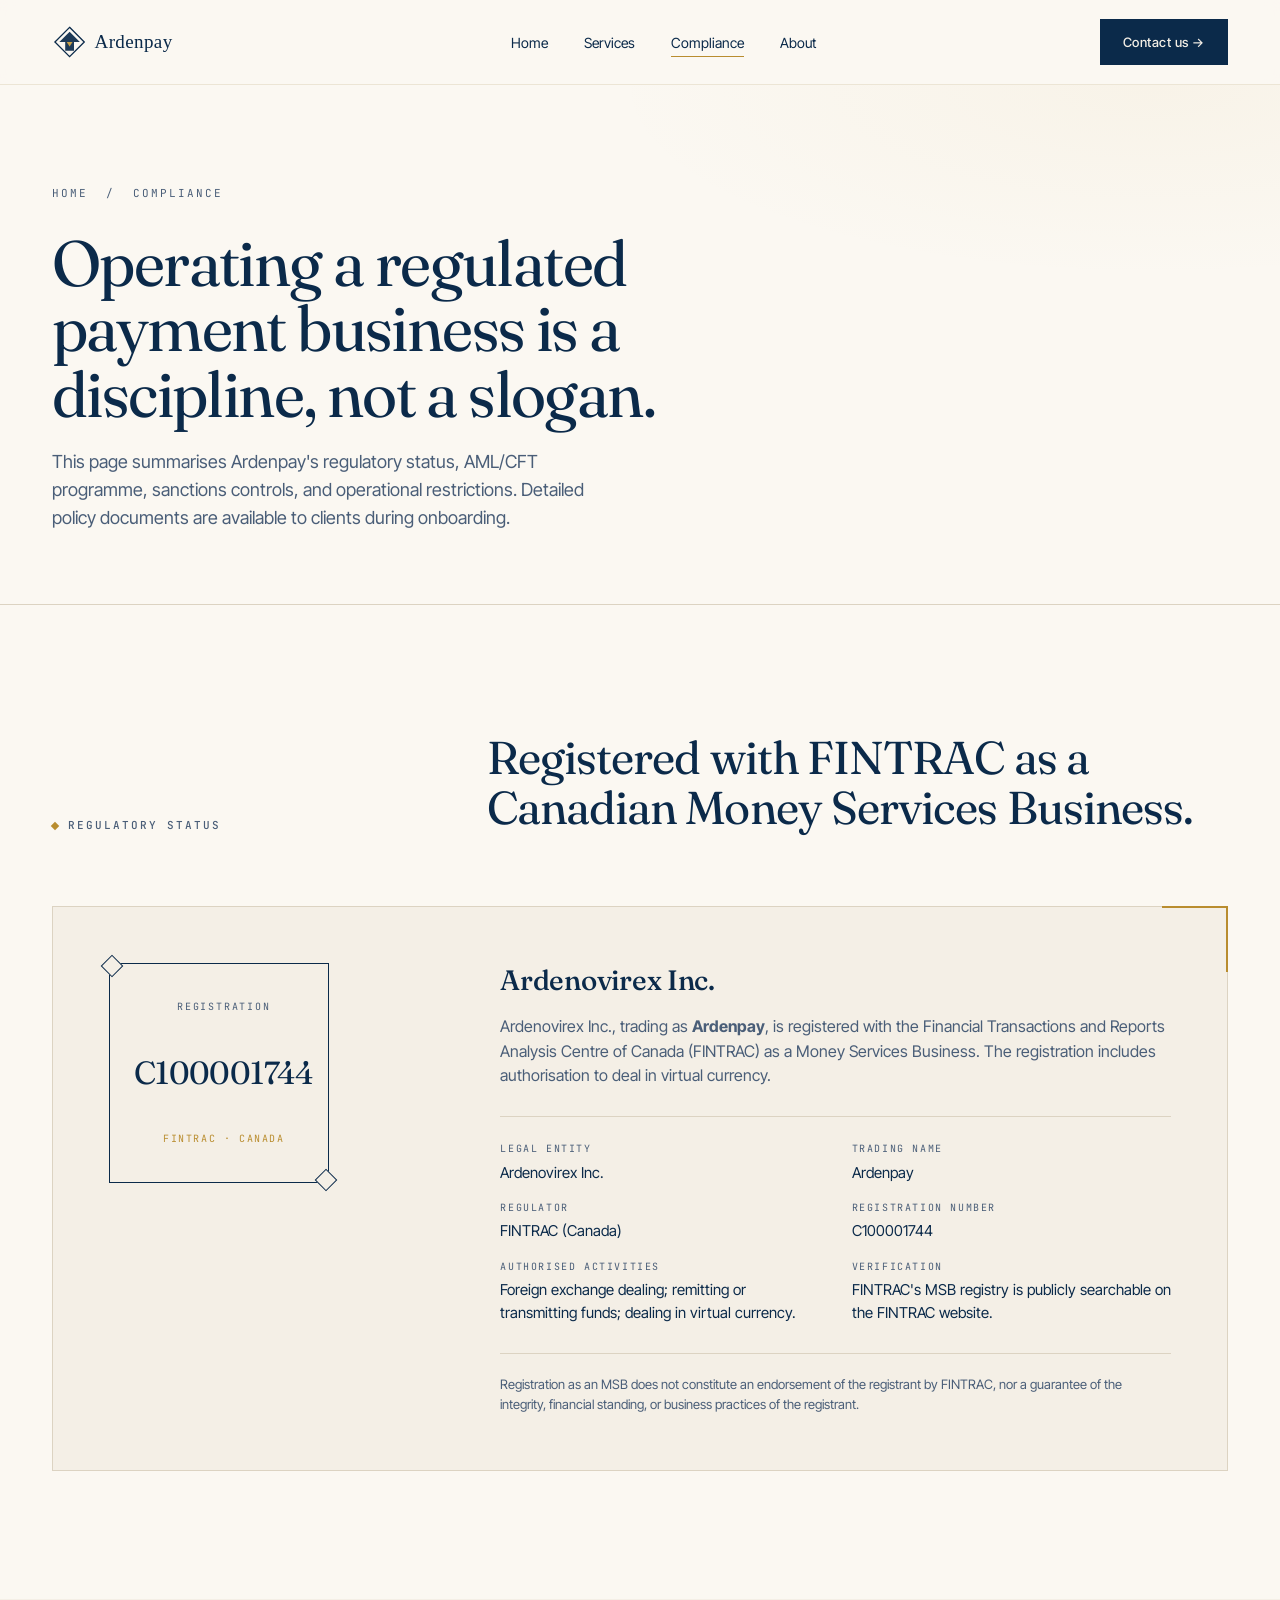
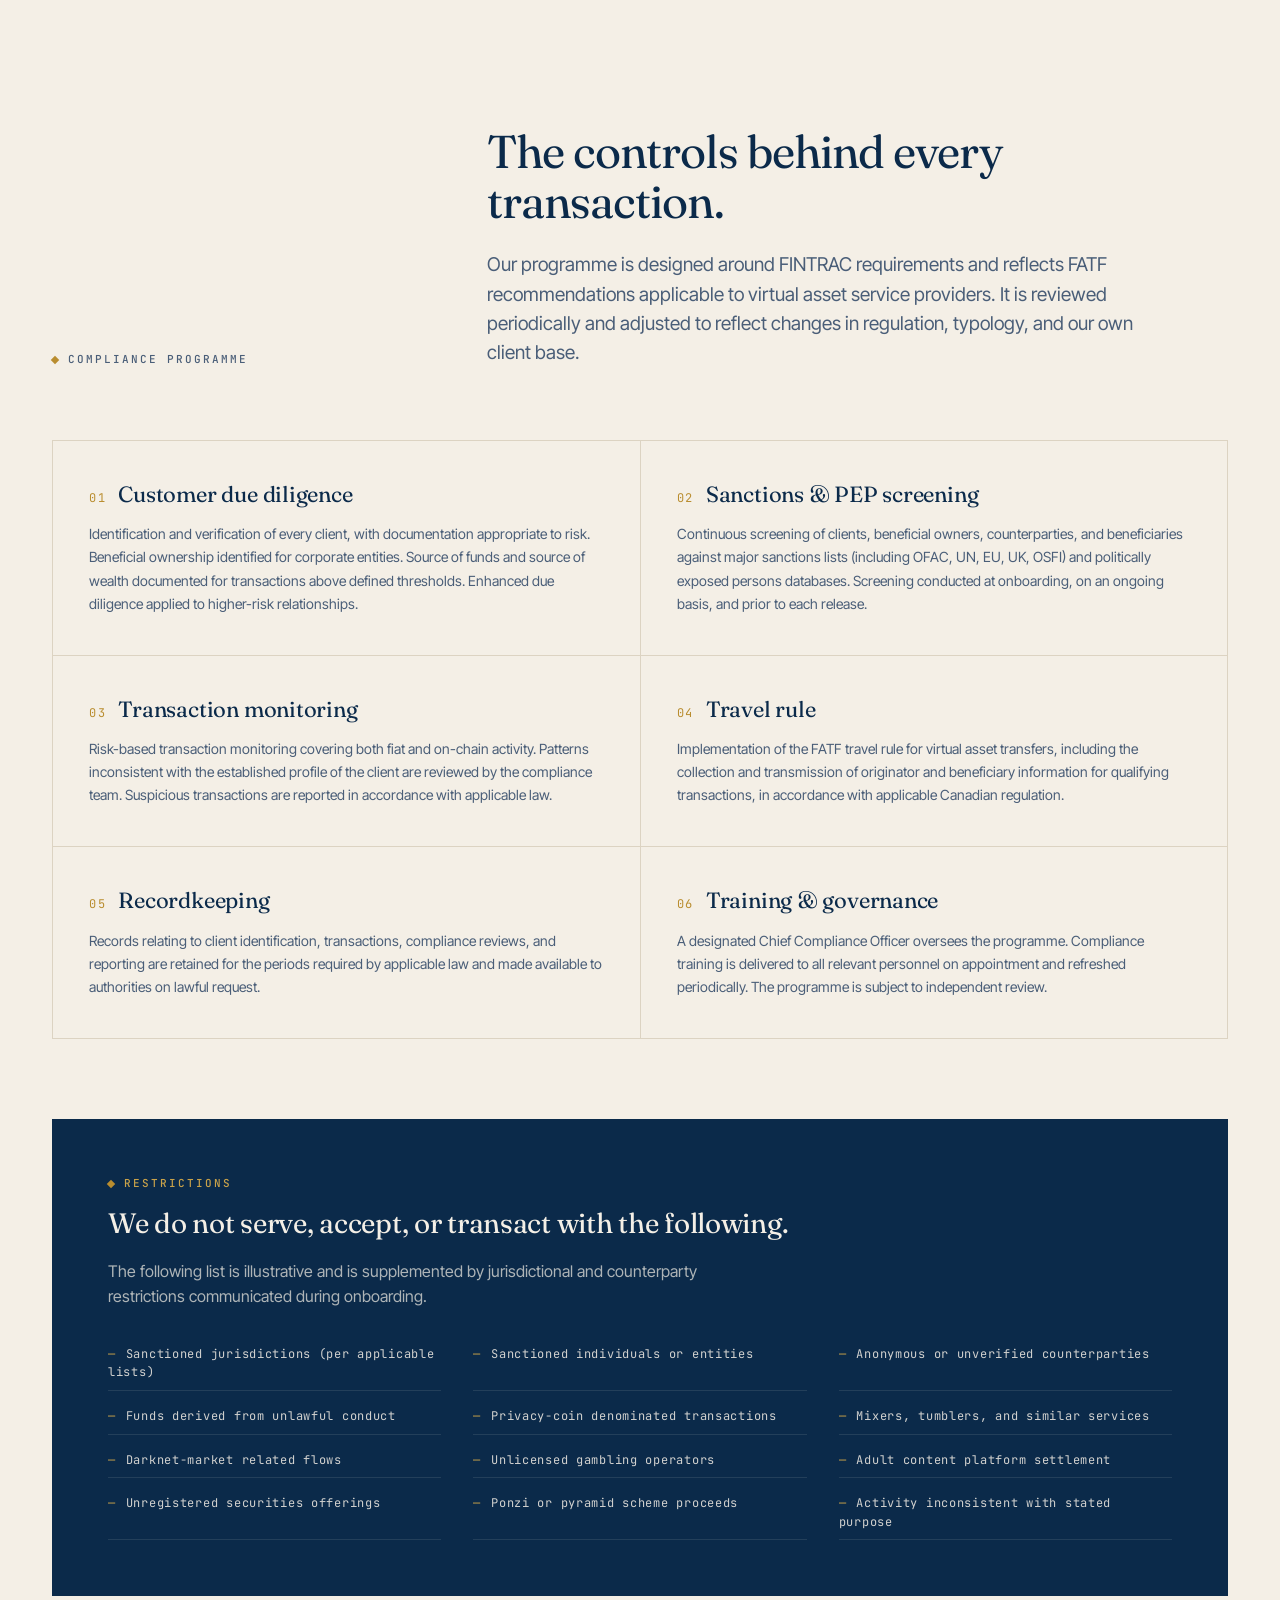
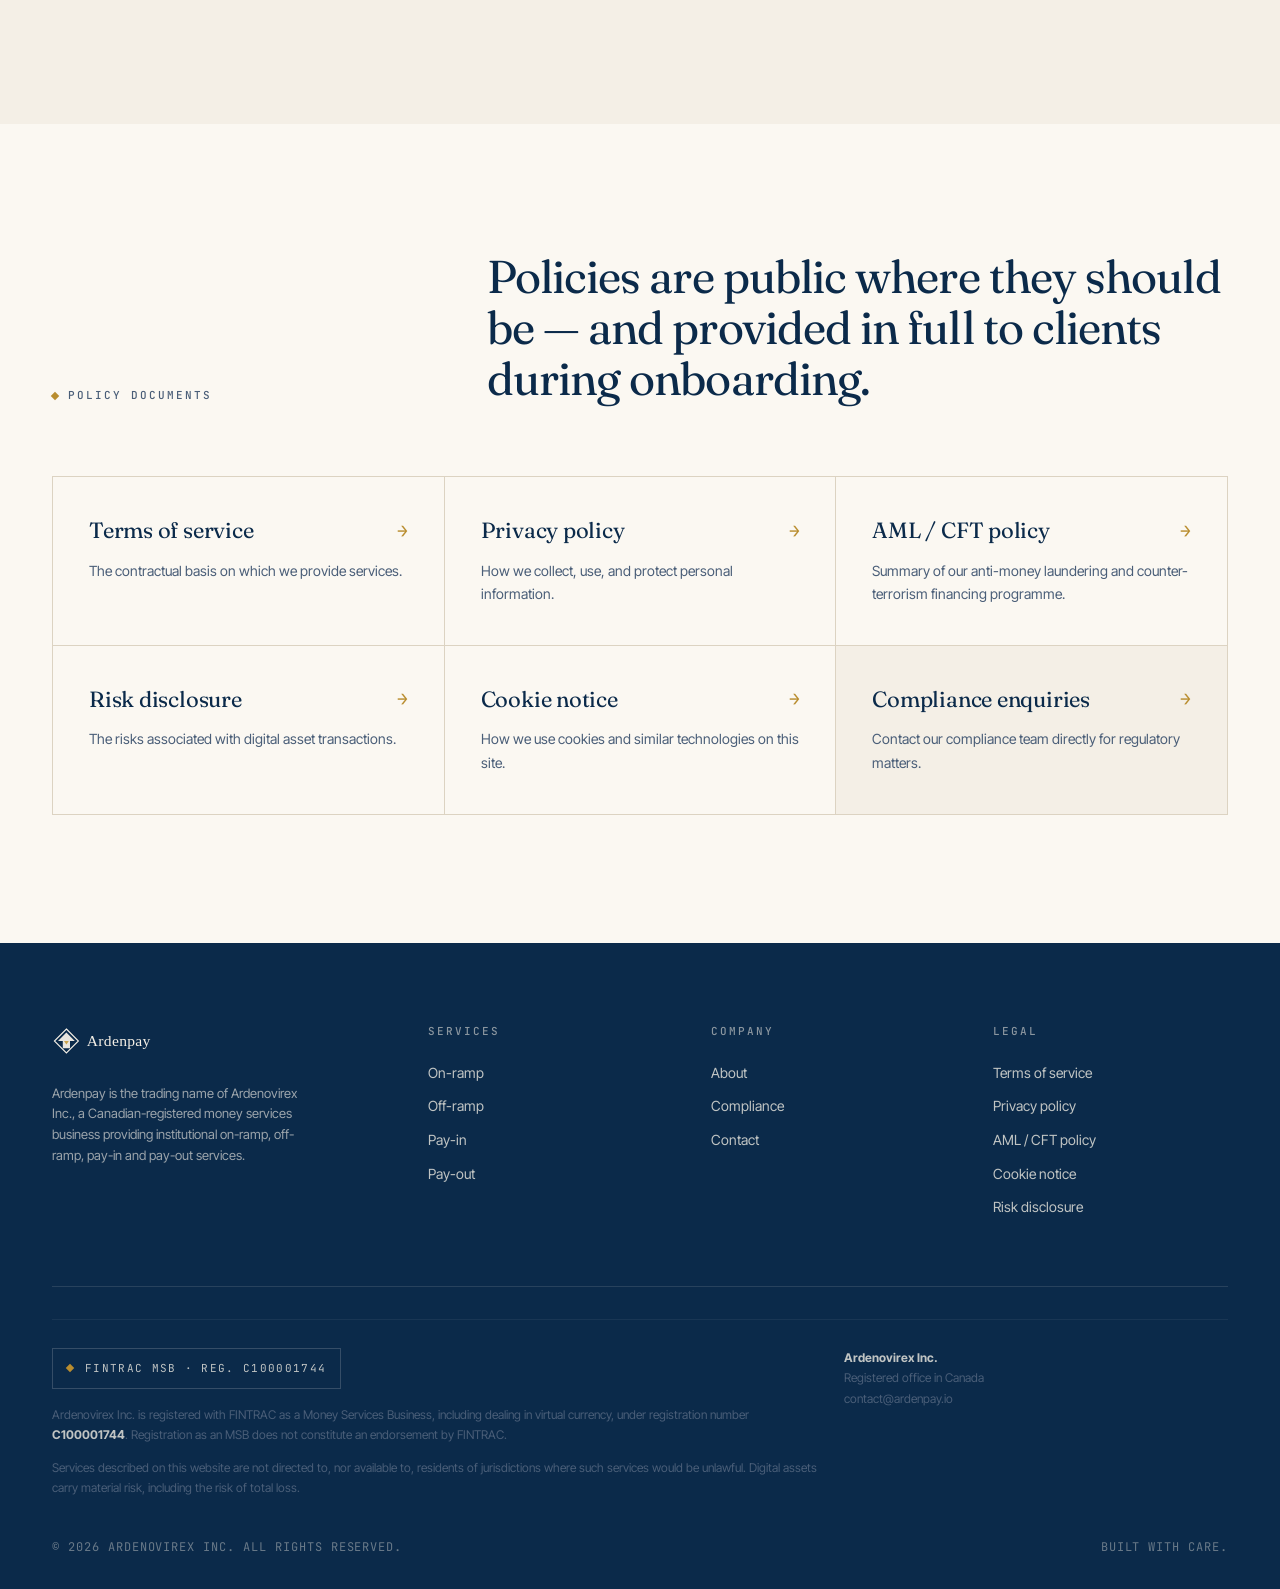
<file: compliance.html>
<!doctype html>
<html lang="en">
<head>
  <meta charset="utf-8">
  <meta name="viewport" content="width=device-width, initial-scale=1">
  <title>Compliance — Ardenpay</title>
  <meta name="description" content="Ardenpay's compliance, AML/CFT, sanctions, and operational controls. Operated by Ardenovirex Inc., a FINTRAC-registered MSB (C100001744).">
  <link rel="icon" type="image/svg+xml" href="assets/favicon.svg">
  <link rel="preconnect" href="https://fonts.googleapis.com">
  <link rel="preconnect" href="https://fonts.gstatic.com" crossorigin>
  <link href="https://fonts.googleapis.com/css2?family=Fraunces:opsz,wght,SOFT@9..144,300..600,30..100&family=Inter+Tight:wght@400;500;600&family=JetBrains+Mono:wght@400;500&display=swap" rel="stylesheet">
  <link rel="stylesheet" href="assets/style.css">
  <style>
    .license-card {
      display: grid;
      grid-template-columns: 1fr 2fr;
      gap: 56px;
      padding: 56px;
      background: var(--ivory);
      border: 1px solid var(--rule);
      position: relative;
    }
    @media (max-width: 880px) {
      .license-card { grid-template-columns: 1fr; padding: 36px; gap: 28px; }
    }
    .license-card::before {
      content: ""; position: absolute;
      top: -1px; right: -1px; width: 64px; height: 64px;
      border-top: 2px solid var(--gold);
      border-right: 2px solid var(--gold);
    }
    .license-seal {
      width: 100%; max-width: 220px;
      aspect-ratio: 1; border: 1px solid var(--ink);
      display: grid; place-items: center; text-align: center;
      padding: 24px; position: relative;
    }
    .license-seal::before, .license-seal::after {
      content: ""; position: absolute;
      width: 14px; height: 14px;
      border: 1px solid var(--ink);
    }
    .license-seal::before { top: -6px; left: -6px; transform: rotate(45deg); background: var(--ivory); }
    .license-seal::after  { bottom: -6px; right: -6px; transform: rotate(45deg); background: var(--ivory); }
    .license-seal .top {
      font-family: var(--mono); font-size: 10px; letter-spacing: 0.18em;
      color: var(--ink-soft); text-transform: uppercase;
    }
    .license-seal .num {
      font-family: var(--serif); font-size: 32px; color: var(--ink);
      font-weight: 400; margin: 12px 0; letter-spacing: -0.02em;
    }
    .license-seal .auth {
      font-family: var(--mono); font-size: 10px; letter-spacing: 0.16em;
      color: var(--gold); text-transform: uppercase;
    }
    .license-card h3 { font-size: 28px; margin-bottom: 16px; }
    .license-card .meta {
      display: grid; grid-template-columns: 1fr 1fr;
      gap: 16px 32px; margin-top: 28px; padding-top: 24px;
      border-top: 1px solid var(--rule);
    }
    .license-card .meta .label {
      font-family: var(--mono); font-size: 10px; letter-spacing: 0.16em;
      color: var(--ink-soft); text-transform: uppercase;
    }
    .license-card .meta .val {
      font-size: 15px; color: var(--ink); margin-top: 4px;
    }

    .programme-grid {
      display: grid; grid-template-columns: repeat(2, 1fr); gap: 0;
      border-top: 1px solid var(--rule); border-left: 1px solid var(--rule);
      margin-top: 56px;
    }
    @media (max-width: 880px) { .programme-grid { grid-template-columns: 1fr; } }
    .programme {
      padding: 40px 36px;
      border-right: 1px solid var(--rule);
      border-bottom: 1px solid var(--rule);
    }
    .programme h3 {
      font-size: 22px; font-family: var(--serif); font-weight: 400;
      margin-bottom: 14px;
    }
    .programme h3 .num {
      font-family: var(--mono); font-size: 12px; color: var(--gold);
      letter-spacing: 0.14em; margin-right: 12px;
    }
    .programme p { font-size: 14px; line-height: 1.65; }

    .restrictions {
      background: var(--ink); color: var(--ivory);
      padding: 56px;
      margin-top: 80px;
      position: relative;
    }
    @media (max-width: 720px) { .restrictions { padding: 36px 28px; } }
    .restrictions h3 {
      color: var(--ivory); font-size: 28px;
      font-family: var(--serif); font-weight: 400;
      margin-bottom: 18px;
    }
    .restrictions p { color: rgba(244,239,230,0.7); max-width: 70ch; }
    .restrictions ul {
      list-style: none; margin-top: 28px;
      display: grid; grid-template-columns: repeat(3, 1fr); gap: 8px 32px;
    }
    @media (max-width: 720px) { .restrictions ul { grid-template-columns: 1fr; } }
    .restrictions li {
      font-family: var(--mono); font-size: 12px; color: rgba(244,239,230,0.85);
      padding: 8px 0; border-bottom: 1px solid rgba(244,239,230,0.1);
      letter-spacing: 0.06em;
    }
    .restrictions li::before {
      content: "—"; color: var(--gold-soft); margin-right: 10px;
    }
  </style>
</head>
<body>

<header class="site-header">
  <div class="container nav">
    <a class="nav-logo" href="/"><img src="assets/logo.svg" alt="Ardenpay"></a>
    <nav><ul class="nav-links">
      <li><a href="/">Home</a></li>
      <li><a href="services">Services</a></li>
      <li><a href="compliance" class="active">Compliance</a></li>
      <li><a href="about">About</a></li>
    
        <li class="mobile-only"><a href="contact" class="mobile-cta">Contact us →</a></li>
      </ul></nav>
    <a href="contact" class="nav-cta">Contact us →</a>
    <button class="nav-toggle" aria-label="Menu">
      <svg class="icon-open" width="22" height="22" viewBox="0 0 22 22" fill="none"><path d="M3 6h16M3 11h16M3 16h16" stroke="#0B2A4A" stroke-width="1.4"/></svg>
      <svg class="icon-close" width="22" height="22" viewBox="0 0 22 22" fill="none"><path d="M5 5l12 12M17 5L5 17" stroke="#0B2A4A" stroke-width="1.4"/></svg>
    </button>
  </div>
</header>

<section class="page-hero">
  <div class="container">
    <div class="crumb"><a href="/">Home</a> &nbsp;/&nbsp; Compliance</div>
    <h1>Operating a regulated payment business is a discipline, not a slogan.</h1>
    <p>This page summarises Ardenpay's regulatory status, AML/CFT programme, sanctions controls, and operational restrictions. Detailed policy documents are available to clients during onboarding.</p>
  </div>
</section>

<!-- LICENSE -->
<section class="section">
  <div class="container">
    <div class="section-head">
      <p class="eyebrow"><span class="bullet"></span>Regulatory status</p>
      <h2>Registered with FINTRAC as a Canadian Money Services Business.</h2>
    </div>

    <div class="license-card">
      <div class="license-seal">
        <div class="top">Registration</div>
        <div class="num">C100001744</div>
        <div class="auth">FINTRAC · Canada</div>
      </div>
      <div>
        <h3>Ardenovirex Inc.</h3>
        <p>Ardenovirex Inc., trading as <strong>Ardenpay</strong>, is registered with the Financial Transactions and Reports Analysis Centre of Canada (FINTRAC) as a Money Services Business. The registration includes authorisation to deal in virtual currency.</p>

        <div class="meta">
          <div>
            <div class="label">Legal entity</div>
            <div class="val">Ardenovirex Inc.</div>
          </div>
          <div>
            <div class="label">Trading name</div>
            <div class="val">Ardenpay</div>
          </div>
          <div>
            <div class="label">Regulator</div>
            <div class="val">FINTRAC (Canada)</div>
          </div>
          <div>
            <div class="label">Registration number</div>
            <div class="val">C100001744</div>
          </div>
          <div>
            <div class="label">Authorised activities</div>
            <div class="val">Foreign exchange dealing; remitting or transmitting funds; dealing in virtual currency.</div>
          </div>
          <div>
            <div class="label">Verification</div>
            <div class="val">FINTRAC's MSB registry is publicly searchable on the FINTRAC website.</div>
          </div>
        </div>

        <p style="margin-top: 28px; font-size: 13px; color: var(--ink-soft); border-top: 1px solid var(--rule); padding-top: 20px;">Registration as an MSB does not constitute an endorsement of the registrant by FINTRAC, nor a guarantee of the integrity, financial standing, or business practices of the registrant.</p>
      </div>
    </div>
  </div>
</section>

<!-- PROGRAMMES -->
<section class="section section--ivory">
  <div class="container">
    <div class="section-head">
      <p class="eyebrow"><span class="bullet"></span>Compliance programme</p>
      <div>
        <h2>The controls behind every transaction.</h2>
        <p class="lede" style="margin-top: 22px;">Our programme is designed around FINTRAC requirements and reflects FATF recommendations applicable to virtual asset service providers. It is reviewed periodically and adjusted to reflect changes in regulation, typology, and our own client base.</p>
      </div>
    </div>

    <div class="programme-grid">
      <div class="programme">
        <h3><span class="num">01</span>Customer due diligence</h3>
        <p>Identification and verification of every client, with documentation appropriate to risk. Beneficial ownership identified for corporate entities. Source of funds and source of wealth documented for transactions above defined thresholds. Enhanced due diligence applied to higher-risk relationships.</p>
      </div>

      <div class="programme">
        <h3><span class="num">02</span>Sanctions & PEP screening</h3>
        <p>Continuous screening of clients, beneficial owners, counterparties, and beneficiaries against major sanctions lists (including OFAC, UN, EU, UK, OSFI) and politically exposed persons databases. Screening conducted at onboarding, on an ongoing basis, and prior to each release.</p>
      </div>

      <div class="programme">
        <h3><span class="num">03</span>Transaction monitoring</h3>
        <p>Risk-based transaction monitoring covering both fiat and on-chain activity. Patterns inconsistent with the established profile of the client are reviewed by the compliance team. Suspicious transactions are reported in accordance with applicable law.</p>
      </div>

      <div class="programme">
        <h3><span class="num">04</span>Travel rule</h3>
        <p>Implementation of the FATF travel rule for virtual asset transfers, including the collection and transmission of originator and beneficiary information for qualifying transactions, in accordance with applicable Canadian regulation.</p>
      </div>

      <div class="programme">
        <h3><span class="num">05</span>Recordkeeping</h3>
        <p>Records relating to client identification, transactions, compliance reviews, and reporting are retained for the periods required by applicable law and made available to authorities on lawful request.</p>
      </div>

      <div class="programme">
        <h3><span class="num">06</span>Training & governance</h3>
        <p>A designated Chief Compliance Officer oversees the programme. Compliance training is delivered to all relevant personnel on appointment and refreshed periodically. The programme is subject to independent review.</p>
      </div>
    </div>

    <!-- RESTRICTIONS -->
    <div class="restrictions">
      <p class="eyebrow" style="color: var(--gold-soft);"><span class="bullet"></span>Restrictions</p>
      <h3 style="margin-top: 14px;">We do not serve, accept, or transact with the following.</h3>
      <p>The following list is illustrative and is supplemented by jurisdictional and counterparty restrictions communicated during onboarding.</p>
      <ul>
        <li>Sanctioned jurisdictions (per applicable lists)</li>
        <li>Sanctioned individuals or entities</li>
        <li>Anonymous or unverified counterparties</li>
        <li>Funds derived from unlawful conduct</li>
        <li>Privacy-coin denominated transactions</li>
        <li>Mixers, tumblers, and similar services</li>
        <li>Darknet-market related flows</li>
        <li>Unlicensed gambling operators</li>
        <li>Adult content platform settlement</li>
        <li>Unregistered securities offerings</li>
        <li>Ponzi or pyramid scheme proceeds</li>
        <li>Activity inconsistent with stated purpose</li>
      </ul>
    </div>
  </div>
</section>

<!-- DOCUMENTS -->
<section class="section">
  <div class="container">
    <div class="section-head">
      <p class="eyebrow"><span class="bullet"></span>Policy documents</p>
      <div>
        <h2>Policies are public where they should be — and provided in full to clients during onboarding.</h2>
      </div>
    </div>

    <div style="display: grid; grid-template-columns: repeat(3, 1fr); gap: 0; border-top: 1px solid var(--rule); border-left: 1px solid var(--rule);">
      <a href="legal/terms" class="programme" style="text-decoration: none;">
        <h3 style="display: flex; justify-content: space-between; align-items: center;">Terms of service <span style="color: var(--gold); font-family: var(--mono); font-size: 18px;">→</span></h3>
        <p>The contractual basis on which we provide services.</p>
      </a>
      <a href="legal/privacy" class="programme" style="text-decoration: none;">
        <h3 style="display: flex; justify-content: space-between; align-items: center;">Privacy policy <span style="color: var(--gold); font-family: var(--mono); font-size: 18px;">→</span></h3>
        <p>How we collect, use, and protect personal information.</p>
      </a>
      <a href="legal/aml" class="programme" style="text-decoration: none;">
        <h3 style="display: flex; justify-content: space-between; align-items: center;">AML / CFT policy <span style="color: var(--gold); font-family: var(--mono); font-size: 18px;">→</span></h3>
        <p>Summary of our anti-money laundering and counter-terrorism financing programme.</p>
      </a>
      <a href="legal/risk" class="programme" style="text-decoration: none;">
        <h3 style="display: flex; justify-content: space-between; align-items: center;">Risk disclosure <span style="color: var(--gold); font-family: var(--mono); font-size: 18px;">→</span></h3>
        <p>The risks associated with digital asset transactions.</p>
      </a>
      <a href="legal/cookies" class="programme" style="text-decoration: none;">
        <h3 style="display: flex; justify-content: space-between; align-items: center;">Cookie notice <span style="color: var(--gold); font-family: var(--mono); font-size: 18px;">→</span></h3>
        <p>How we use cookies and similar technologies on this site.</p>
      </a>
      <a href="contact" class="programme" style="text-decoration: none; background: var(--ivory);">
        <h3 style="display: flex; justify-content: space-between; align-items: center;">Compliance enquiries <span style="color: var(--gold); font-family: var(--mono); font-size: 18px;">→</span></h3>
        <p>Contact our compliance team directly for regulatory matters.</p>
      </a>
    </div>
  </div>
</section>

<!-- FOOTER -->
<footer class="site-footer">
  <div class="container">
    <div class="footer-top">
      <div class="footer-brand">
        <img src="assets/logo-light.svg" alt="Ardenpay">
        <p>Ardenpay is the trading name of Ardenovirex Inc., a Canadian-registered money services business providing institutional on-ramp, off-ramp, pay-in and pay-out services.</p>
      </div>
      <div class="footer-col">
        <h5>Services</h5>
        <ul>
          <li><a href="services#onramp">On-ramp</a></li>
          <li><a href="services#offramp">Off-ramp</a></li>
          <li><a href="services#payin">Pay-in</a></li>
          <li><a href="services#payout">Pay-out</a></li>
        </ul>
      </div>
      <div class="footer-col">
        <h5>Company</h5>
        <ul>
          <li><a href="about">About</a></li>
          <li><a href="compliance">Compliance</a></li>
          <li><a href="contact">Contact</a></li>
        </ul>
      </div>
      <div class="footer-col">
        <h5>Legal</h5>
        <ul>
          <li><a href="legal/terms">Terms of service</a></li>
          <li><a href="legal/privacy">Privacy policy</a></li>
          <li><a href="legal/aml">AML / CFT policy</a></li>
          <li><a href="legal/cookies">Cookie notice</a></li>
          <li><a href="legal/risk">Risk disclosure</a></li>
        </ul>
      </div>
    </div>
    <div class="footer-legal">
      <div>
        <span class="compliance-badge"><span class="dot"></span>FINTRAC MSB · Reg. C100001744</span>
        <p>Ardenovirex Inc. is registered with FINTRAC as a Money Services Business, including dealing in virtual currency, under registration number <strong style="color: rgba(244,239,230,0.78);">C100001744</strong>. Registration as an MSB does not constitute an endorsement by FINTRAC.</p>
        <p style="margin-top: 12px;">Services described on this website are not directed to, nor available to, residents of jurisdictions where such services would be unlawful. Digital assets carry material risk, including the risk of total loss.</p>
      </div>
      <div>
        <p><strong style="color: rgba(244,239,230,0.78);">Ardenovirex Inc.</strong><br>Registered office in Canada<br>contact@ardenpay.io</p>
      </div>
    </div>
    <div class="footer-bottom">
      <span>© 2026 Ardenovirex Inc. All rights reserved.</span>
      <span>Built with care.</span>
    </div>
  </div>
</footer>
<script src="assets/nav.js"></script>
</body>
</html>
</file>
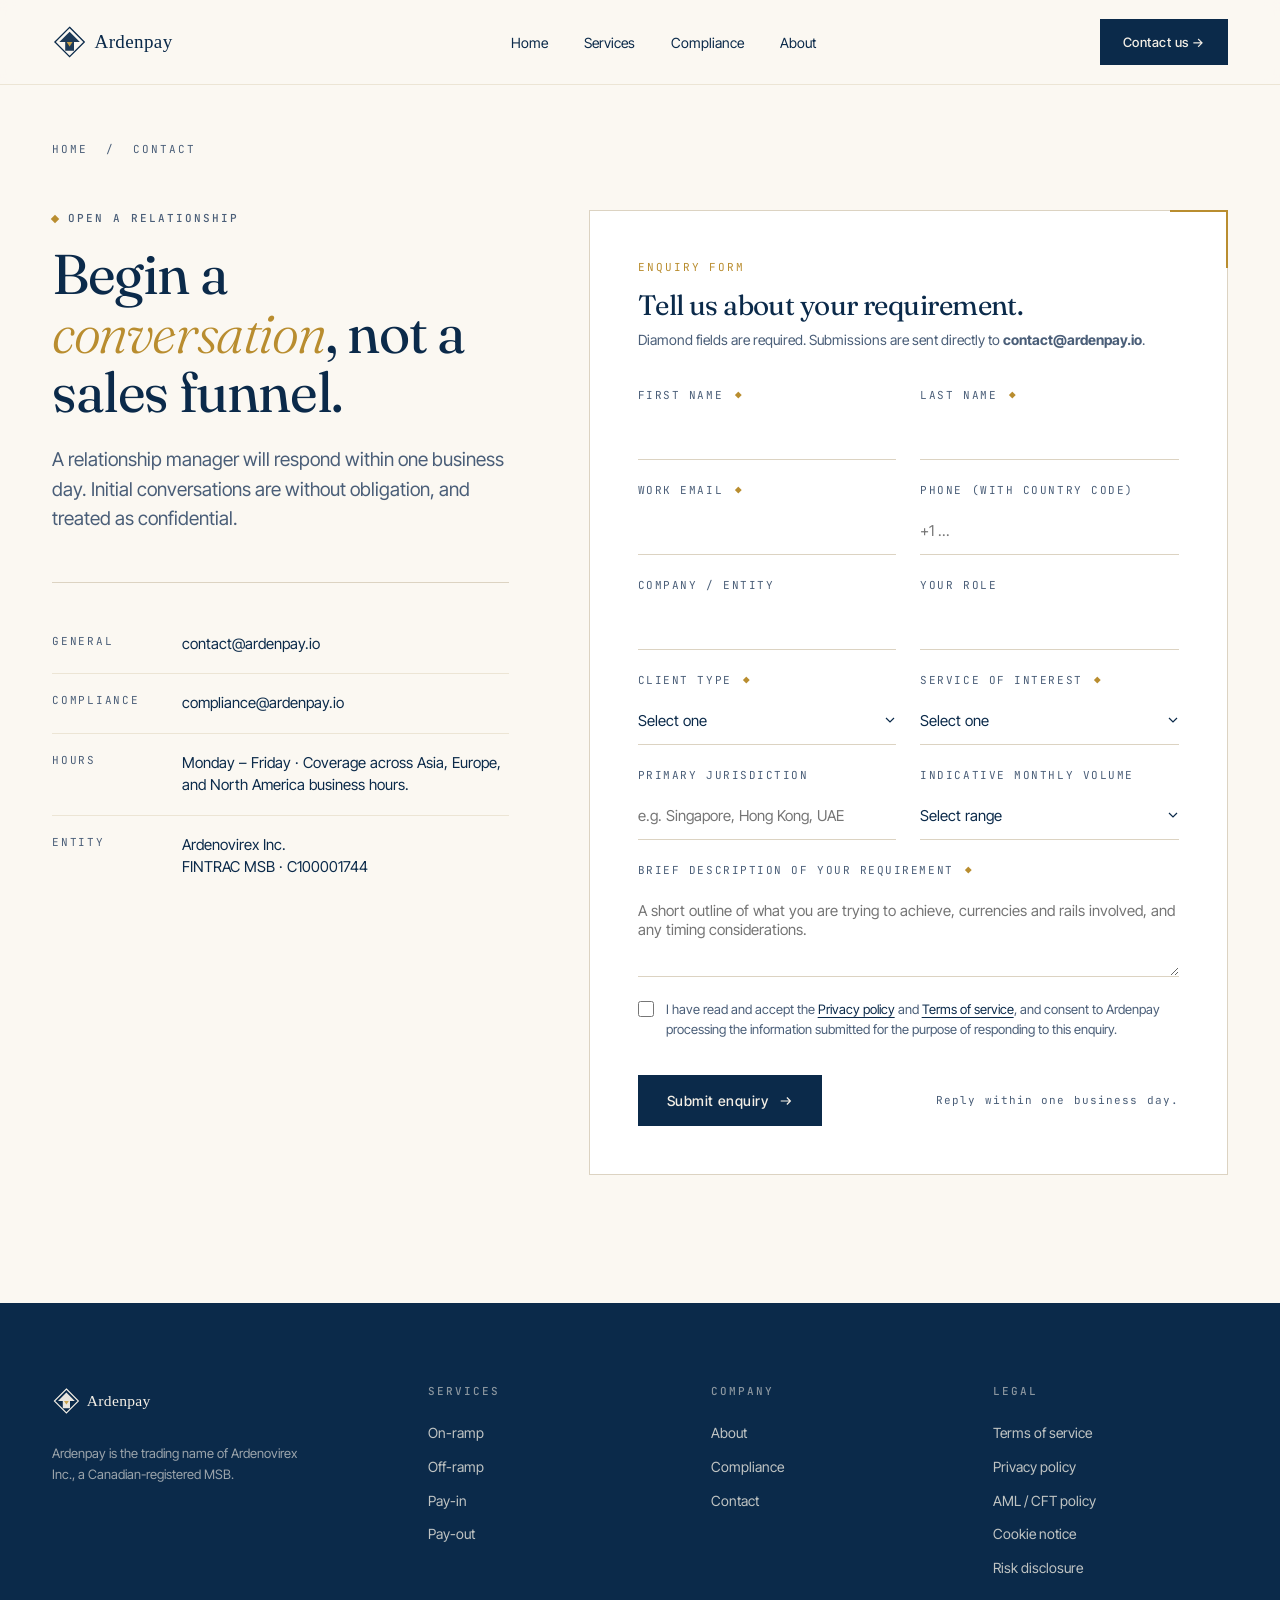
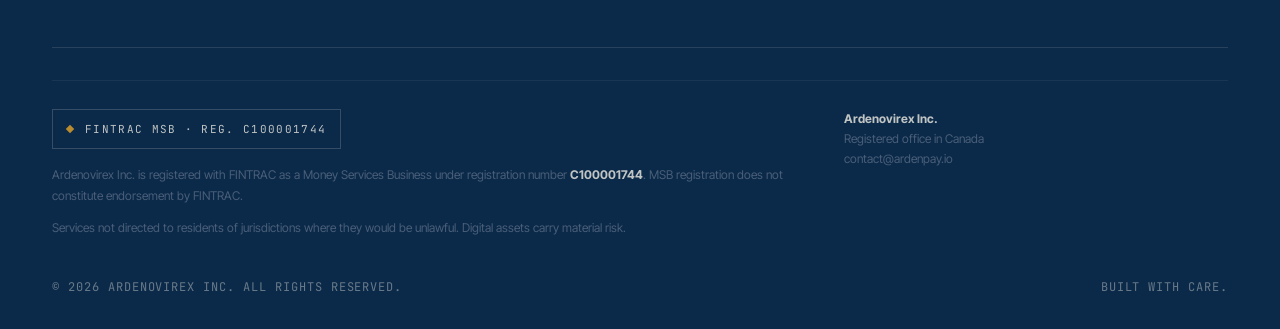
<file: contact.html>
<!doctype html>
<html lang="en">
<head>
  <meta charset="utf-8">
  <meta name="viewport" content="width=device-width, initial-scale=1">
  <title>Contact us — Ardenpay</title>
  <meta name="description" content="Submit your enquiry to Ardenpay. A relationship manager will respond within one business day.">
  <link rel="icon" type="image/svg+xml" href="assets/favicon.svg">
  <link rel="preconnect" href="https://fonts.googleapis.com">
  <link rel="preconnect" href="https://fonts.gstatic.com" crossorigin>
  <link href="https://fonts.googleapis.com/css2?family=Fraunces:opsz,wght@9..144,300..600&family=Inter+Tight:wght@400;500;600&family=JetBrains+Mono:wght@400;500&display=swap" rel="stylesheet">
  <link rel="stylesheet" href="assets/style.css">
  <style>
    .contact-wrap {
      display: grid; grid-template-columns: 1fr 1.4fr; gap: 80px; align-items: start;
    }
    @media (max-width: 980px) { .contact-wrap { grid-template-columns: 1fr; gap: 48px; } }

    .contact-side h1 {
      font-size: clamp(36px, 4.4vw, 56px); line-height: 1.05; margin-top: 18px;
    }
    .contact-side h1 em { font-style: italic; color: var(--gold); font-weight: 300; }
    .contact-side .lede { margin-top: 24px; }

    .contact-info {
      margin-top: 48px; padding-top: 32px; border-top: 1px solid var(--rule);
    }
    .contact-info .row {
      display: grid; grid-template-columns: 110px 1fr;
      gap: 20px; padding: 18px 0; border-bottom: 1px solid var(--rule-soft);
    }
    .contact-info .row:last-child { border-bottom: 0; }
    .contact-info .label {
      font-family: var(--mono); font-size: 11px; letter-spacing: 0.16em;
      color: var(--ink-soft); text-transform: uppercase;
    }
    .contact-info .val { font-size: 15px; color: var(--ink); line-height: 1.5; }
    .contact-info .val a:hover { color: var(--gold); }

    .form-card {
      background: #fff; border: 1px solid var(--rule);
      padding: 48px; position: relative;
    }
    @media (max-width: 720px) { .form-card { padding: 28px 22px; } }
    .form-card::before {
      content: ""; position: absolute; top: -1px; right: -1px;
      width: 56px; height: 56px;
      border-top: 2px solid var(--gold); border-right: 2px solid var(--gold);
    }

    .form-card .form-tag {
      font-family: var(--mono); font-size: 11px; letter-spacing: 0.18em;
      color: var(--gold); text-transform: uppercase; margin-bottom: 14px;
    }
    .form-card h2 {
      font-size: 28px; font-family: var(--serif); font-weight: 400; margin-bottom: 8px;
    }
    .form-card .form-sub {
      font-size: 14px; color: var(--ink-soft); margin-bottom: 36px;
    }

    .form-grid { display: grid; grid-template-columns: 1fr 1fr; gap: 22px 24px; }
    @media (max-width: 720px) { .form-grid { grid-template-columns: 1fr; } }

    .field { display: flex; flex-direction: column; gap: 8px; }
    .field.full { grid-column: 1 / -1; }

    .field label {
      font-family: var(--mono); font-size: 11px; letter-spacing: 0.14em;
      color: var(--ink-soft); text-transform: uppercase;
    }
    .field label .req { color: var(--gold); margin-left: 3px; }

    .field input, .field select, .field textarea {
      font-family: var(--sans); font-size: 15px;
      padding: 14px 0; background: transparent; border: 0;
      border-bottom: 1px solid var(--rule);
      color: var(--ink); outline: none;
      transition: border-color .2s ease; width: 100%;
    }
    .field input:focus, .field select:focus, .field textarea:focus {
      border-color: var(--ink);
    }
    .field textarea { resize: vertical; min-height: 90px; padding: 14px 0; }

    .field select {
      appearance: none;
      background-image: url("data:image/svg+xml;utf8,<svg xmlns='http://www.w3.org/2000/svg' viewBox='0 0 12 12'><path d='M2 4l4 4 4-4' stroke='%230B2A4A' stroke-width='1.2' fill='none'/></svg>");
      background-repeat: no-repeat;
      background-position: right 0 center;
      background-size: 12px;
      padding-right: 24px;
    }

    .checkbox-group {
      display: flex; align-items: flex-start; gap: 12px;
      font-size: 13px; color: var(--ink-soft); line-height: 1.55;
    }
    .checkbox-group input {
      width: 16px; height: 16px; margin-top: 2px;
      accent-color: var(--ink); flex-shrink: 0;
    }
    .checkbox-group a { color: var(--ink); text-decoration: underline; text-underline-offset: 3px; }
    .checkbox-group a:hover { color: var(--gold); }

    .form-submit {
      margin-top: 36px;
      display: flex; justify-content: space-between; align-items: center;
      gap: 16px; flex-wrap: wrap;
    }
    .form-submit .note {
      font-family: var(--mono); font-size: 11px; letter-spacing: 0.1em;
      color: var(--ink-soft);
    }

    .form-submit .btn[disabled] {
      opacity: 0.5; cursor: not-allowed;
    }

    .form-success { display: none; text-align: center; padding: 24px 0; }
    .form-success .check {
      width: 56px; height: 56px;
      border: 1px solid var(--success);
      border-radius: 50%; display: grid; place-items: center;
      margin: 0 auto 22px; color: var(--success);
    }
    .form-success h3 {
      font-family: var(--serif); font-size: 28px; font-weight: 400;
      margin-bottom: 14px;
    }
    .form-success p { font-size: 15px; max-width: 44ch; margin: 0 auto; }

    .form-error {
      display: none;
      margin-top: 16px;
      padding: 12px 14px;
      border: 1px solid var(--error);
      background: rgba(139, 47, 47, 0.04);
      color: var(--error);
      font-size: 13px;
    }

    body.submitted .form-content { display: none; }
    body.submitted .form-success { display: block; }
  </style>
</head>
<body>

<header class="site-header">
  <div class="container nav">
    <a class="nav-logo" href="/"><img src="assets/logo.svg" alt="Ardenpay"></a>
    <nav><ul class="nav-links">
      <li><a href="/">Home</a></li>
      <li><a href="services">Services</a></li>
      <li><a href="compliance">Compliance</a></li>
      <li><a href="about">About</a></li>
    
        <li class="mobile-only"><a href="contact" class="mobile-cta">Contact us →</a></li>
      </ul></nav>
    <a href="contact" class="nav-cta active">Contact us →</a>
    <button class="nav-toggle" aria-label="Menu">
      <svg class="icon-open" width="22" height="22" viewBox="0 0 22 22" fill="none"><path d="M3 6h16M3 11h16M3 16h16" stroke="#0B2A4A" stroke-width="1.4"/></svg>
      <svg class="icon-close" width="22" height="22" viewBox="0 0 22 22" fill="none"><path d="M5 5l12 12M17 5L5 17" stroke="#0B2A4A" stroke-width="1.4"/></svg>
    </button>
  </div>
</header>

<section class="page-hero" style="padding: 56px 0 0; border-bottom: 0; background: var(--paper);">
  <div class="container">
    <div class="crumb"><a href="/">Home</a> &nbsp;/&nbsp; Contact</div>
  </div>
</section>

<section class="section" style="padding-top: 24px;">
  <div class="container contact-wrap">

    <div class="contact-side">
      <p class="eyebrow"><span class="bullet"></span>Open a relationship</p>
      <h1>Begin a <em>conversation</em>, not a sales funnel.</h1>
      <p class="lede">A relationship manager will respond within one business day. Initial conversations are without obligation, and treated as confidential.</p>

      <div class="contact-info">
        <div class="row">
          <div class="label">General</div>
          <div class="val"><a href="mailto:contact@ardenpay.io">contact@ardenpay.io</a></div>
        </div>
        <div class="row">
          <div class="label">Compliance</div>
          <div class="val"><a href="mailto:compliance@ardenpay.io">compliance@ardenpay.io</a></div>
        </div>
        <div class="row">
          <div class="label">Hours</div>
          <div class="val">Monday – Friday · Coverage across Asia, Europe, and North America business hours.</div>
        </div>
        <div class="row">
          <div class="label">Entity</div>
          <div class="val">Ardenovirex Inc.<br>FINTRAC MSB · C100001744</div>
        </div>
      </div>
    </div>

    <div class="form-card">
      <form id="enquiry-form" class="form-content"
            action="https://formspree.io/f/REPLACE_WITH_YOUR_FORM_ID"
            method="POST">

        <div class="form-tag">Enquiry form</div>
        <h2>Tell us about your requirement.</h2>
        <p class="form-sub">Diamond fields are required. Submissions are sent directly to <strong>contact@ardenpay.io</strong>.</p>

        <div class="form-grid">
          <div class="field">
            <label for="fname">First name <span class="req">◆</span></label>
            <input id="fname" name="first_name" type="text" autocomplete="given-name" required>
          </div>
          <div class="field">
            <label for="lname">Last name <span class="req">◆</span></label>
            <input id="lname" name="last_name" type="text" autocomplete="family-name" required>
          </div>

          <div class="field">
            <label for="email">Work email <span class="req">◆</span></label>
            <input id="email" name="email" type="email" autocomplete="email" required>
          </div>
          <div class="field">
            <label for="phone">Phone (with country code)</label>
            <input id="phone" name="phone" type="tel" autocomplete="tel" placeholder="+1 ...">
          </div>

          <div class="field">
            <label for="company">Company / entity</label>
            <input id="company" name="company" type="text" autocomplete="organization">
          </div>
          <div class="field">
            <label for="role">Your role</label>
            <input id="role" name="role" type="text">
          </div>

          <div class="field">
            <label for="ctype">Client type <span class="req">◆</span></label>
            <select id="ctype" name="client_type" required>
              <option value="">Select one</option>
              <option>High-net-worth individual</option>
              <option>Family office</option>
              <option>Corporate treasury</option>
              <option>Fund or asset manager</option>
              <option>Other</option>
            </select>
          </div>
          <div class="field">
            <label for="service">Service of interest <span class="req">◆</span></label>
            <select id="service" name="service" required>
              <option value="">Select one</option>
              <option>On-ramp (fiat → crypto)</option>
              <option>Off-ramp (crypto → fiat)</option>
              <option>Pay-in (collection)</option>
              <option>Pay-out (disbursement)</option>
              <option>Multiple / not sure yet</option>
            </select>
          </div>

          <div class="field">
            <label for="jurisdiction">Primary jurisdiction</label>
            <input id="jurisdiction" name="jurisdiction" type="text" placeholder="e.g. Singapore, Hong Kong, UAE">
          </div>
          <div class="field">
            <label for="volume">Indicative monthly volume</label>
            <select id="volume" name="monthly_volume">
              <option value="">Select range</option>
              <option>Under USD 100,000</option>
              <option>USD 100,000 – 500,000</option>
              <option>USD 500,000 – 2,000,000</option>
              <option>USD 2,000,000 – 10,000,000</option>
              <option>Above USD 10,000,000</option>
            </select>
          </div>

          <div class="field full">
            <label for="message">Brief description of your requirement <span class="req">◆</span></label>
            <textarea id="message" name="message" required placeholder="A short outline of what you are trying to achieve, currencies and rails involved, and any timing considerations."></textarea>
          </div>

          <div class="field full">
            <div class="checkbox-group">
              <input type="checkbox" id="consent" name="consent" required>
              <label for="consent" style="font-family: var(--sans); text-transform: none; letter-spacing: 0; font-size: 13px; color: var(--ink-soft);">
                I have read and accept the <a href="legal/privacy">Privacy policy</a> and <a href="legal/terms">Terms of service</a>, and consent to Ardenpay processing the information submitted for the purpose of responding to this enquiry.
              </label>
            </div>
          </div>
        </div>

        <!-- Honeypot for spam -->
        <input type="text" name="_gotcha" style="display:none">
        <!-- Subject line for the email Ardenpay receives -->
        <input type="hidden" name="_subject" value="New Ardenpay enquiry from website">

        <div class="form-submit">
          <button class="btn" type="submit" id="submit-btn">
            <span class="btn-label">Submit enquiry</span>
            <svg class="arrow" viewBox="0 0 16 16" fill="none"><path d="M2 8h11M9 4l4 4-4 4" stroke="currentColor" stroke-width="1.4"/></svg>
          </button>
          <span class="note">Reply within one business day.</span>
        </div>

        <div class="form-error" id="form-error">
          We could not submit your enquiry. Please try again, or email us directly at contact@ardenpay.io.
        </div>
      </form>

      <div class="form-success">
        <div class="check">
          <svg width="22" height="22" viewBox="0 0 22 22" fill="none"><path d="M5 11l4 4 8-9" stroke="currentColor" stroke-width="1.6" stroke-linecap="round"/></svg>
        </div>
        <h3>Thank you — your enquiry has been received.</h3>
        <p>A member of our team will respond to your message within one business day, from a verified <strong>@ardenpay.io</strong> address. If your matter is time-sensitive, you may also reach us at <a href="mailto:contact@ardenpay.io" style="color: var(--ink); text-decoration: underline;">contact@ardenpay.io</a>.</p>
      </div>
    </div>

  </div>
</section>

<footer class="site-footer">
  <div class="container">
    <div class="footer-top">
      <div class="footer-brand">
        <img src="assets/logo-light.svg" alt="Ardenpay">
        <p>Ardenpay is the trading name of Ardenovirex Inc., a Canadian-registered MSB.</p>
      </div>
      <div class="footer-col"><h5>Services</h5><ul><li><a href="services#onramp">On-ramp</a></li><li><a href="services#offramp">Off-ramp</a></li><li><a href="services#payin">Pay-in</a></li><li><a href="services#payout">Pay-out</a></li></ul></div>
      <div class="footer-col"><h5>Company</h5><ul><li><a href="about">About</a></li><li><a href="compliance">Compliance</a></li><li><a href="contact">Contact</a></li></ul></div>
      <div class="footer-col"><h5>Legal</h5><ul><li><a href="legal/terms">Terms of service</a></li><li><a href="legal/privacy">Privacy policy</a></li><li><a href="legal/aml">AML / CFT policy</a></li><li><a href="legal/cookies">Cookie notice</a></li><li><a href="legal/risk">Risk disclosure</a></li></ul></div>
    </div>
    <div class="footer-legal">
      <div>
        <span class="compliance-badge"><span class="dot"></span>FINTRAC MSB · Reg. C100001744</span>
        <p>Ardenovirex Inc. is registered with FINTRAC as a Money Services Business under registration number <strong style="color: rgba(244,239,230,0.78);">C100001744</strong>. MSB registration does not constitute endorsement by FINTRAC.</p>
        <p style="margin-top: 12px;">Services not directed to residents of jurisdictions where they would be unlawful. Digital assets carry material risk.</p>
      </div>
      <div>
        <p><strong style="color: rgba(244,239,230,0.78);">Ardenovirex Inc.</strong><br>Registered office in Canada<br>contact@ardenpay.io</p>
      </div>
    </div>
    <div class="footer-bottom">
      <span>© 2026 Ardenovirex Inc. All rights reserved.</span>
      <span>Built with care.</span>
    </div>
  </div>
</footer>

<script>
  // Handle form submission via Formspree (AJAX) so the user stays on the page
  // and sees the styled success message instead of being redirected.
  (function () {
    var form = document.getElementById('enquiry-form');
    var btn = document.getElementById('submit-btn');
    var btnLabel = btn.querySelector('.btn-label');
    var errBox = document.getElementById('form-error');

    form.addEventListener('submit', function (e) {
      e.preventDefault();
      errBox.style.display = 'none';

      btn.disabled = true;
      btnLabel.textContent = 'Sending…';

      var data = new FormData(form);

      fetch(form.action, {
        method: 'POST',
        body: data,
        headers: { 'Accept': 'application/json' }
      }).then(function (response) {
        if (response.ok) {
          document.body.classList.add('submitted');
          window.scrollTo({ top: document.querySelector('.form-card').offsetTop - 100, behavior: 'smooth' });
        } else {
          response.json().then(function (data) {
            errBox.textContent = (data && data.errors)
              ? data.errors.map(function (e) { return e.message; }).join(', ')
              : 'We could not submit your enquiry. Please try again, or email us directly at contact@ardenpay.io.';
            errBox.style.display = 'block';
            btn.disabled = false;
            btnLabel.textContent = 'Submit enquiry';
          });
        }
      }).catch(function () {
        errBox.style.display = 'block';
        btn.disabled = false;
        btnLabel.textContent = 'Submit enquiry';
      });
    });
  })();
</script>

<script src="assets/nav.js"></script>
</body>
</html>
</file>
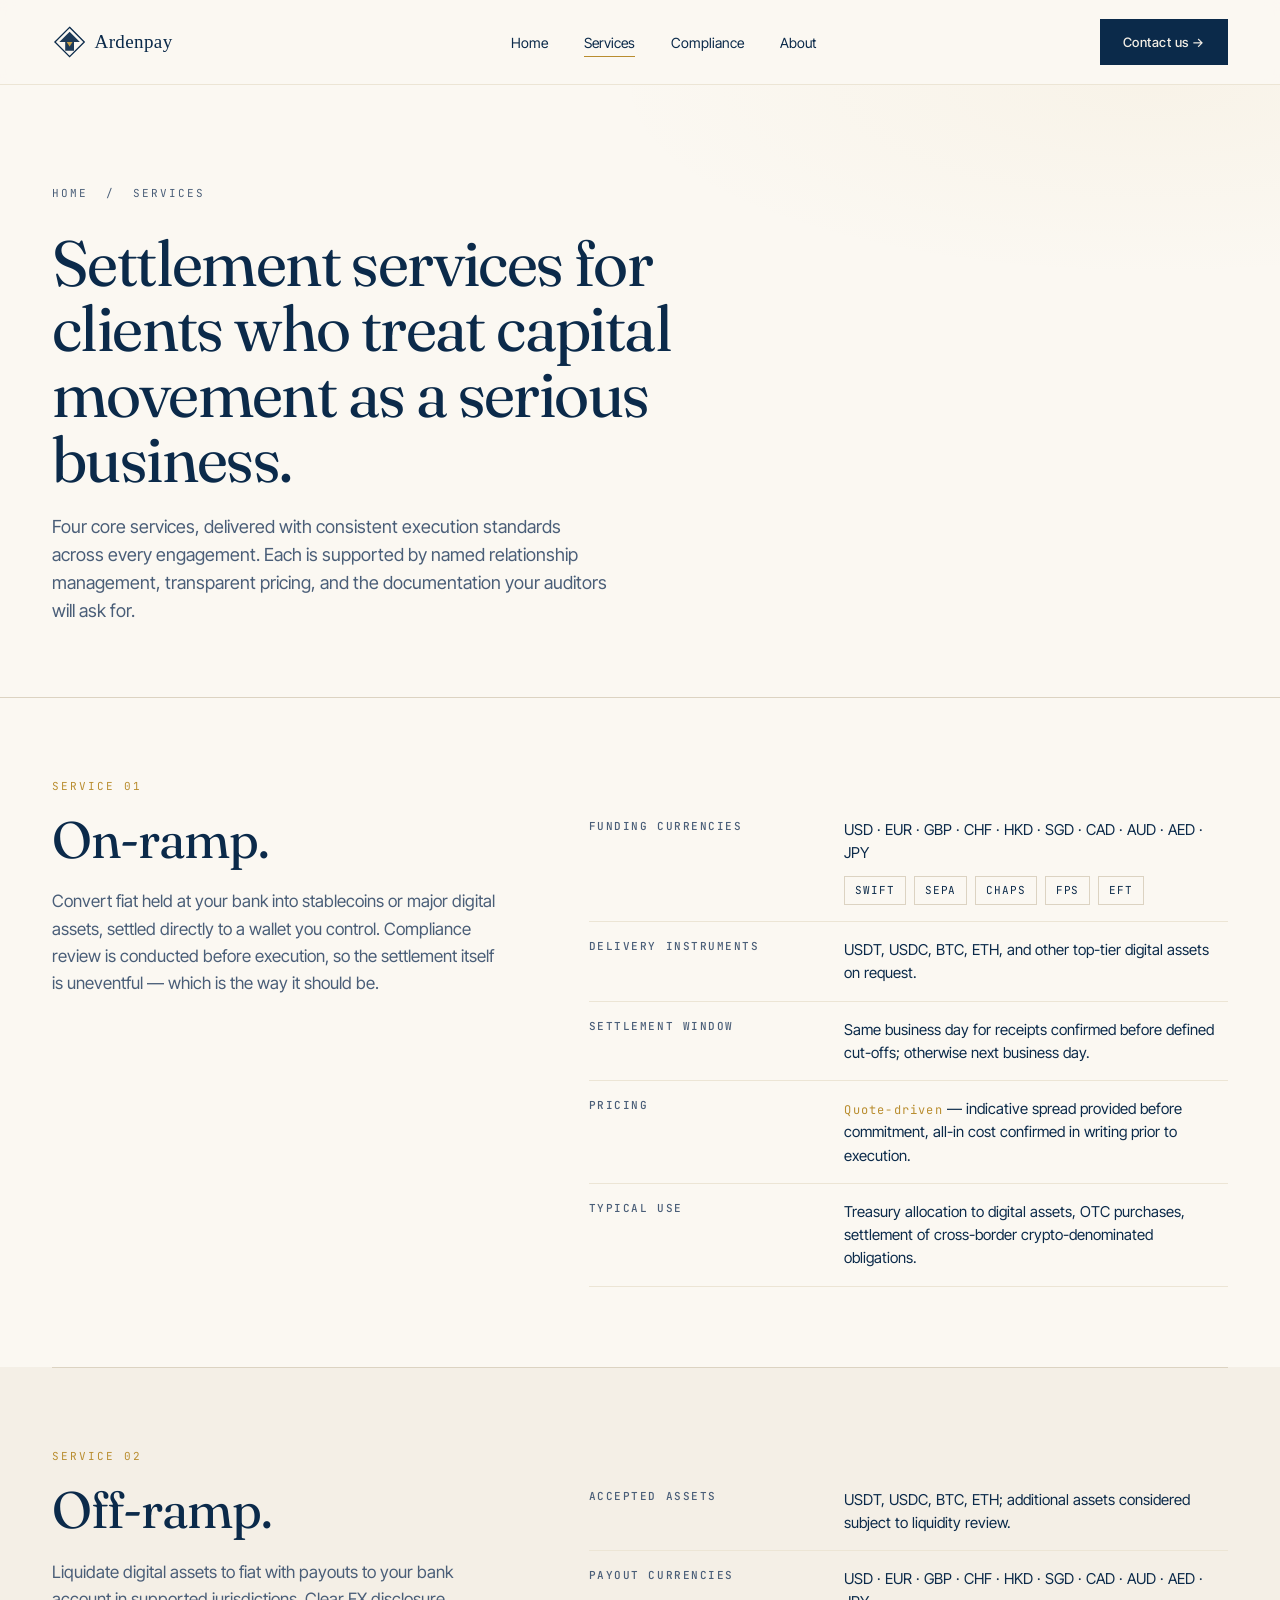
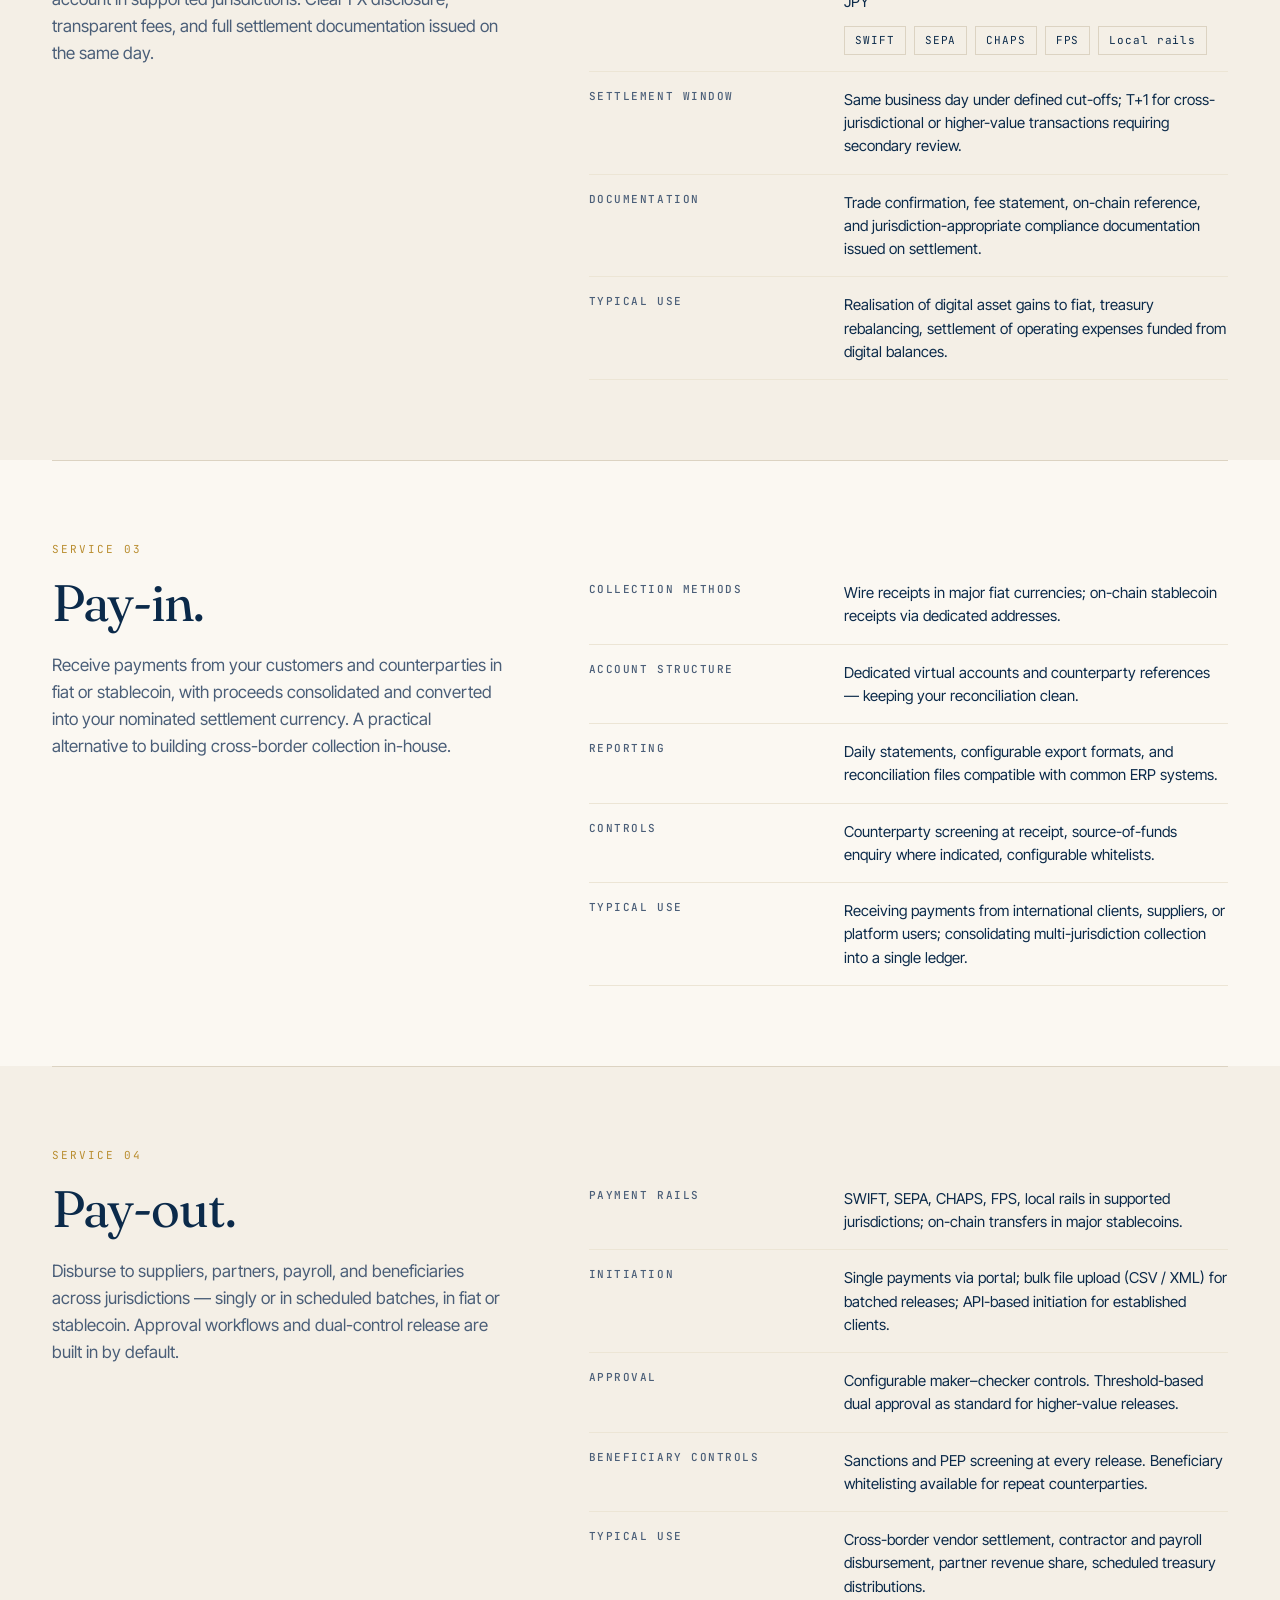
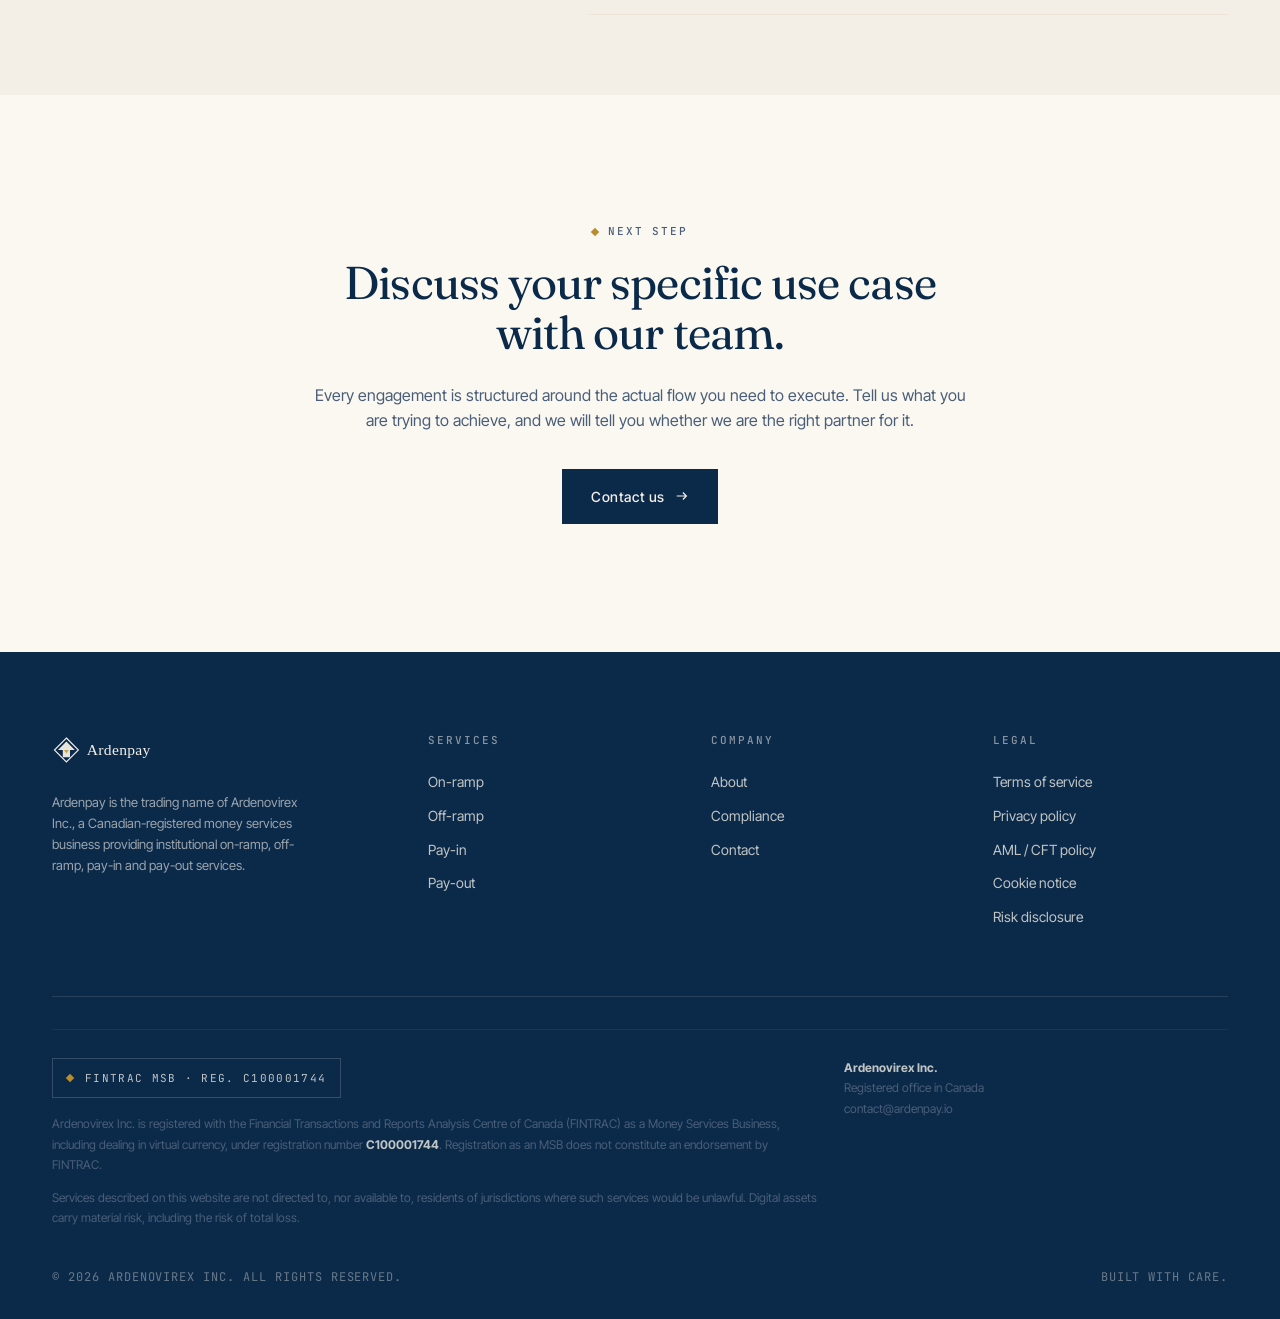
<file: services.html>
<!doctype html>
<html lang="en">
<head>
  <meta charset="utf-8">
  <meta name="viewport" content="width=device-width, initial-scale=1">
  <title>Services — Ardenpay</title>
  <meta name="description" content="On-ramp, off-ramp, pay-in and pay-out services from Ardenpay — institutional-grade settlement for high-net-worth individuals and corporate clients.">
  <link rel="icon" type="image/svg+xml" href="assets/favicon.svg">
  <link rel="preconnect" href="https://fonts.googleapis.com">
  <link rel="preconnect" href="https://fonts.gstatic.com" crossorigin>
  <link href="https://fonts.googleapis.com/css2?family=Fraunces:opsz,wght,SOFT@9..144,300..600,30..100&family=Inter+Tight:wght@400;500;600&family=JetBrains+Mono:wght@400;500&display=swap" rel="stylesheet">
  <link rel="stylesheet" href="assets/style.css">
  <style>
    .svc-block {
      display: grid;
      grid-template-columns: 1fr 1.4fr;
      gap: 80px;
      padding: 80px 0;
      border-top: 1px solid var(--rule);
      align-items: start;
    }
    @media (max-width: 880px) {
      .svc-block { grid-template-columns: 1fr; gap: 32px; padding: 56px 0; }
    }
    .svc-tag {
      font-family: var(--mono); font-size: 11px; letter-spacing: 0.18em;
      color: var(--gold); text-transform: uppercase; margin-bottom: 18px;
    }
    .svc-block h2 {
      font-size: clamp(34px, 4vw, 52px);
      max-width: 12ch;
      line-height: 1.05;
    }
    .svc-block .desc { font-size: 17px; line-height: 1.6; max-width: 56ch; margin-top: 22px; }

    .svc-table {
      width: 100%;
      border-collapse: collapse;
      margin-top: 24px;
    }
    .svc-table tr { border-bottom: 1px solid var(--rule-soft); }
    .svc-table th, .svc-table td {
      text-align: left; padding: 16px 0; vertical-align: top;
    }
    .svc-table th {
      font-family: var(--mono); font-size: 11px; letter-spacing: 0.14em;
      color: var(--ink-soft); text-transform: uppercase; font-weight: 500;
      width: 40%;
    }
    .svc-table td { color: var(--ink); font-size: 15px; }
    .svc-table .accent {
      color: var(--gold);
      font-family: var(--mono); font-size: 12px;
      letter-spacing: 0.1em;
    }

    .currencies {
      display: flex; flex-wrap: wrap; gap: 8px; margin-top: 12px;
    }
    .currencies span {
      font-family: var(--mono); font-size: 11px; padding: 5px 10px;
      border: 1px solid var(--rule); color: var(--ink);
      letter-spacing: 0.08em;
    }
  </style>
</head>
<body>

<header class="site-header">
  <div class="container nav">
    <a class="nav-logo" href="/"><img src="assets/logo.svg" alt="Ardenpay"></a>
    <nav><ul class="nav-links">
      <li><a href="/">Home</a></li>
      <li><a href="services" class="active">Services</a></li>
      <li><a href="compliance">Compliance</a></li>
      <li><a href="about">About</a></li>
    
        <li class="mobile-only"><a href="contact" class="mobile-cta">Contact us →</a></li>
      </ul></nav>
    <a href="contact" class="nav-cta">Contact us →</a>
    <button class="nav-toggle" aria-label="Menu">
      <svg class="icon-open" width="22" height="22" viewBox="0 0 22 22" fill="none"><path d="M3 6h16M3 11h16M3 16h16" stroke="#0B2A4A" stroke-width="1.4"/></svg>
      <svg class="icon-close" width="22" height="22" viewBox="0 0 22 22" fill="none"><path d="M5 5l12 12M17 5L5 17" stroke="#0B2A4A" stroke-width="1.4"/></svg>
    </button>
  </div>
</header>

<section class="page-hero">
  <div class="container">
    <div class="crumb"><a href="/">Home</a> &nbsp;/&nbsp; Services</div>
    <h1>Settlement services for clients who treat capital movement as a serious business.</h1>
    <p>Four core services, delivered with consistent execution standards across every engagement. Each is supported by named relationship management, transparent pricing, and the documentation your auditors will ask for.</p>
  </div>
</section>

<!-- ON-RAMP -->
<section id="onramp" class="container">
  <div class="svc-block" style="border-top: none;">
    <div>
      <div class="svc-tag">Service 01</div>
      <h2>On-ramp.</h2>
      <p class="desc">Convert fiat held at your bank into stablecoins or major digital assets, settled directly to a wallet you control. Compliance review is conducted before execution, so the settlement itself is uneventful — which is the way it should be.</p>
    </div>
    <div>
      <table class="svc-table">
        <tr>
          <th>Funding currencies</th>
          <td>
            USD · EUR · GBP · CHF · HKD · SGD · CAD · AUD · AED · JPY
            <div class="currencies">
              <span>SWIFT</span><span>SEPA</span><span>CHAPS</span><span>FPS</span><span>EFT</span>
            </div>
          </td>
        </tr>
        <tr>
          <th>Delivery instruments</th>
          <td>USDT, USDC, BTC, ETH, and other top-tier digital assets on request.</td>
        </tr>
        <tr>
          <th>Settlement window</th>
          <td>Same business day for receipts confirmed before defined cut-offs; otherwise next business day.</td>
        </tr>
        <tr>
          <th>Pricing</th>
          <td><span class="accent">Quote-driven</span> — indicative spread provided before commitment, all-in cost confirmed in writing prior to execution.</td>
        </tr>
        <tr>
          <th>Typical use</th>
          <td>Treasury allocation to digital assets, OTC purchases, settlement of cross-border crypto-denominated obligations.</td>
        </tr>
      </table>
    </div>
  </div>
</section>

<!-- OFF-RAMP -->
<div style="background: var(--ivory);"><section id="offramp" class="container">
  <div class="svc-block">
    <div>
      <div class="svc-tag">Service 02</div>
      <h2>Off-ramp.</h2>
      <p class="desc">Liquidate digital assets to fiat with payouts to your bank account in supported jurisdictions. Clear FX disclosure, transparent fees, and full settlement documentation issued on the same day.</p>
    </div>
    <div>
      <table class="svc-table">
        <tr>
          <th>Accepted assets</th>
          <td>USDT, USDC, BTC, ETH; additional assets considered subject to liquidity review.</td>
        </tr>
        <tr>
          <th>Payout currencies</th>
          <td>
            USD · EUR · GBP · CHF · HKD · SGD · CAD · AUD · AED · JPY
            <div class="currencies">
              <span>SWIFT</span><span>SEPA</span><span>CHAPS</span><span>FPS</span><span>Local rails</span>
            </div>
          </td>
        </tr>
        <tr>
          <th>Settlement window</th>
          <td>Same business day under defined cut-offs; T+1 for cross-jurisdictional or higher-value transactions requiring secondary review.</td>
        </tr>
        <tr>
          <th>Documentation</th>
          <td>Trade confirmation, fee statement, on-chain reference, and jurisdiction-appropriate compliance documentation issued on settlement.</td>
        </tr>
        <tr>
          <th>Typical use</th>
          <td>Realisation of digital asset gains to fiat, treasury rebalancing, settlement of operating expenses funded from digital balances.</td>
        </tr>
      </table>
    </div>
  </div>
</section></div>

<!-- PAY-IN -->
<section id="payin" class="container">
  <div class="svc-block">
    <div>
      <div class="svc-tag">Service 03</div>
      <h2>Pay-in.</h2>
      <p class="desc">Receive payments from your customers and counterparties in fiat or stablecoin, with proceeds consolidated and converted into your nominated settlement currency. A practical alternative to building cross-border collection in-house.</p>
    </div>
    <div>
      <table class="svc-table">
        <tr>
          <th>Collection methods</th>
          <td>Wire receipts in major fiat currencies; on-chain stablecoin receipts via dedicated addresses.</td>
        </tr>
        <tr>
          <th>Account structure</th>
          <td>Dedicated virtual accounts and counterparty references — keeping your reconciliation clean.</td>
        </tr>
        <tr>
          <th>Reporting</th>
          <td>Daily statements, configurable export formats, and reconciliation files compatible with common ERP systems.</td>
        </tr>
        <tr>
          <th>Controls</th>
          <td>Counterparty screening at receipt, source-of-funds enquiry where indicated, configurable whitelists.</td>
        </tr>
        <tr>
          <th>Typical use</th>
          <td>Receiving payments from international clients, suppliers, or platform users; consolidating multi-jurisdiction collection into a single ledger.</td>
        </tr>
      </table>
    </div>
  </div>
</section>

<!-- PAY-OUT -->
<div style="background: var(--ivory);"><section id="payout" class="container">
  <div class="svc-block">
    <div>
      <div class="svc-tag">Service 04</div>
      <h2>Pay-out.</h2>
      <p class="desc">Disburse to suppliers, partners, payroll, and beneficiaries across jurisdictions — singly or in scheduled batches, in fiat or stablecoin. Approval workflows and dual-control release are built in by default.</p>
    </div>
    <div>
      <table class="svc-table">
        <tr>
          <th>Payment rails</th>
          <td>SWIFT, SEPA, CHAPS, FPS, local rails in supported jurisdictions; on-chain transfers in major stablecoins.</td>
        </tr>
        <tr>
          <th>Initiation</th>
          <td>Single payments via portal; bulk file upload (CSV / XML) for batched releases; API-based initiation for established clients.</td>
        </tr>
        <tr>
          <th>Approval</th>
          <td>Configurable maker–checker controls. Threshold-based dual approval as standard for higher-value releases.</td>
        </tr>
        <tr>
          <th>Beneficiary controls</th>
          <td>Sanctions and PEP screening at every release. Beneficiary whitelisting available for repeat counterparties.</td>
        </tr>
        <tr>
          <th>Typical use</th>
          <td>Cross-border vendor settlement, contractor and payroll disbursement, partner revenue share, scheduled treasury distributions.</td>
        </tr>
      </table>
    </div>
  </div>
</section></div>

<!-- CTA -->
<section class="section">
  <div class="container" style="text-align: center; max-width: 720px;">
    <p class="eyebrow"><span class="bullet"></span>Next step</p>
    <h2 style="margin: 18px auto 24px;">Discuss your specific use case with our team.</h2>
    <p style="margin: 0 auto 36px;">Every engagement is structured around the actual flow you need to execute. Tell us what you are trying to achieve, and we will tell you whether we are the right partner for it.</p>
    <a class="btn" href="contact">Contact us
      <svg class="arrow" viewBox="0 0 16 16" fill="none"><path d="M2 8h11M9 4l4 4-4 4" stroke="currentColor" stroke-width="1.4"/></svg>
    </a>
  </div>
</section>

<!-- FOOTER -->
<footer class="site-footer">
  <div class="container">
    <div class="footer-top">
      <div class="footer-brand">
        <img src="assets/logo-light.svg" alt="Ardenpay">
        <p>Ardenpay is the trading name of Ardenovirex Inc., a Canadian-registered money services business providing institutional on-ramp, off-ramp, pay-in and pay-out services.</p>
      </div>
      <div class="footer-col">
        <h5>Services</h5>
        <ul>
          <li><a href="services#onramp">On-ramp</a></li>
          <li><a href="services#offramp">Off-ramp</a></li>
          <li><a href="services#payin">Pay-in</a></li>
          <li><a href="services#payout">Pay-out</a></li>
        </ul>
      </div>
      <div class="footer-col">
        <h5>Company</h5>
        <ul>
          <li><a href="about">About</a></li>
          <li><a href="compliance">Compliance</a></li>
          <li><a href="contact">Contact</a></li>
        </ul>
      </div>
      <div class="footer-col">
        <h5>Legal</h5>
        <ul>
          <li><a href="legal/terms">Terms of service</a></li>
          <li><a href="legal/privacy">Privacy policy</a></li>
          <li><a href="legal/aml">AML / CFT policy</a></li>
          <li><a href="legal/cookies">Cookie notice</a></li>
          <li><a href="legal/risk">Risk disclosure</a></li>
        </ul>
      </div>
    </div>
    <div class="footer-legal">
      <div>
        <span class="compliance-badge"><span class="dot"></span>FINTRAC MSB · Reg. C100001744</span>
        <p>Ardenovirex Inc. is registered with the Financial Transactions and Reports Analysis Centre of Canada (FINTRAC) as a Money Services Business, including dealing in virtual currency, under registration number <strong style="color: rgba(244,239,230,0.78);">C100001744</strong>. Registration as an MSB does not constitute an endorsement by FINTRAC.</p>
        <p style="margin-top: 12px;">Services described on this website are not directed to, nor available to, residents of jurisdictions where such services would be unlawful. Digital assets carry material risk, including the risk of total loss.</p>
      </div>
      <div>
        <p><strong style="color: rgba(244,239,230,0.78);">Ardenovirex Inc.</strong><br>Registered office in Canada<br>contact@ardenpay.io</p>
      </div>
    </div>
    <div class="footer-bottom">
      <span>© 2026 Ardenovirex Inc. All rights reserved.</span>
      <span>Built with care.</span>
    </div>
  </div>
</footer>
<script src="assets/nav.js"></script>
</body>
</html>
</file>
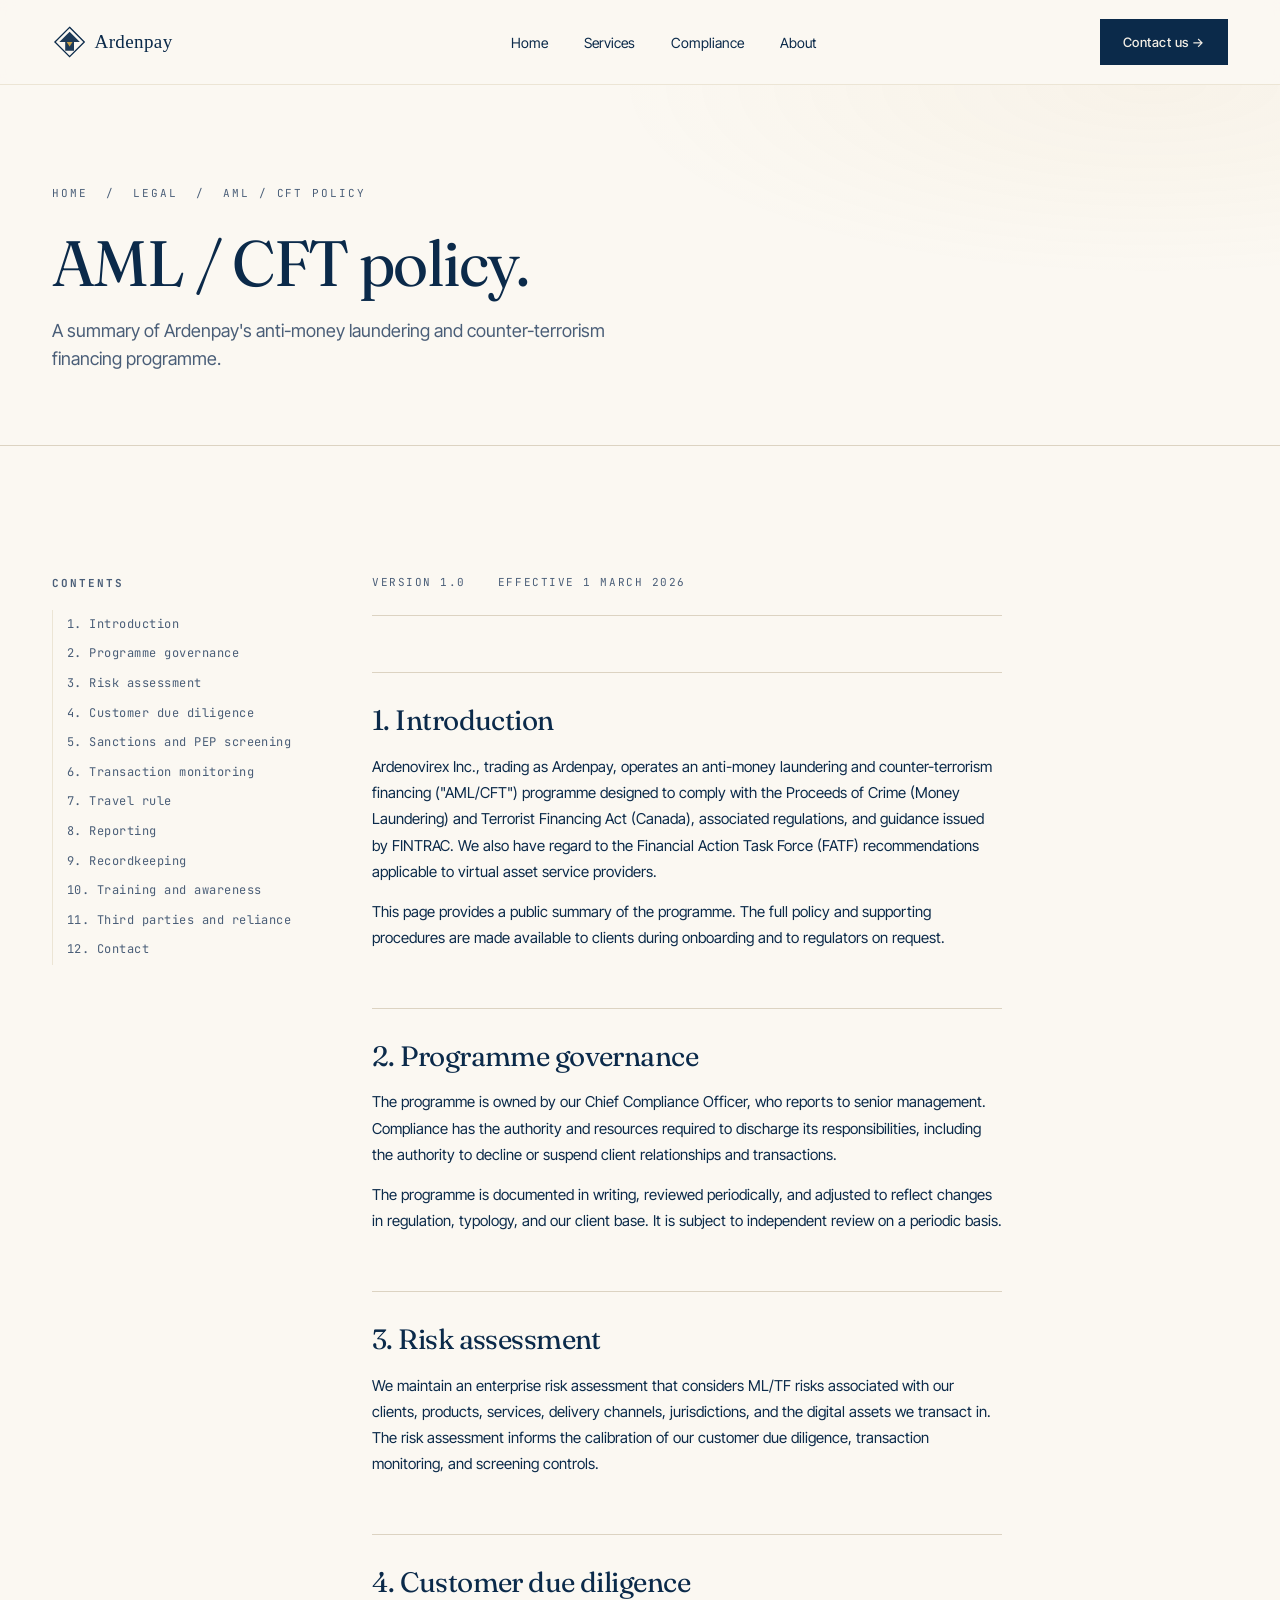
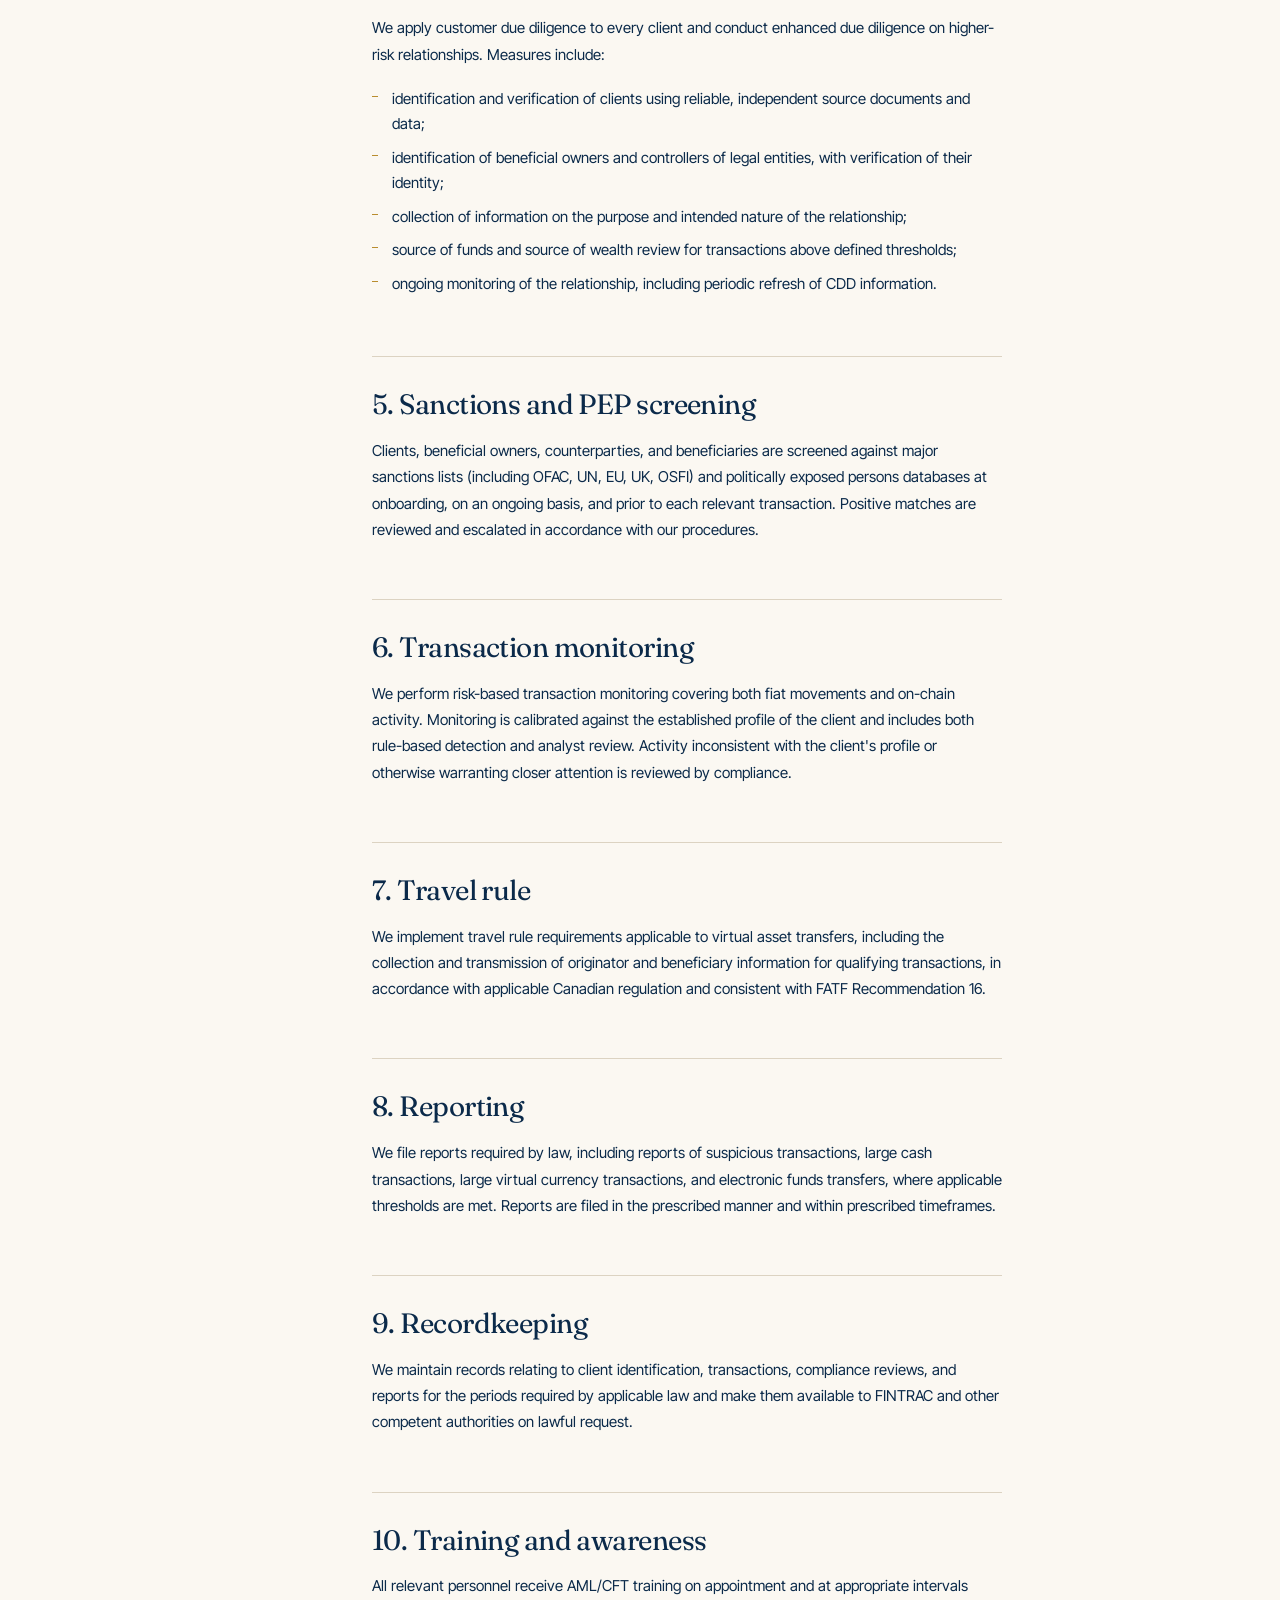
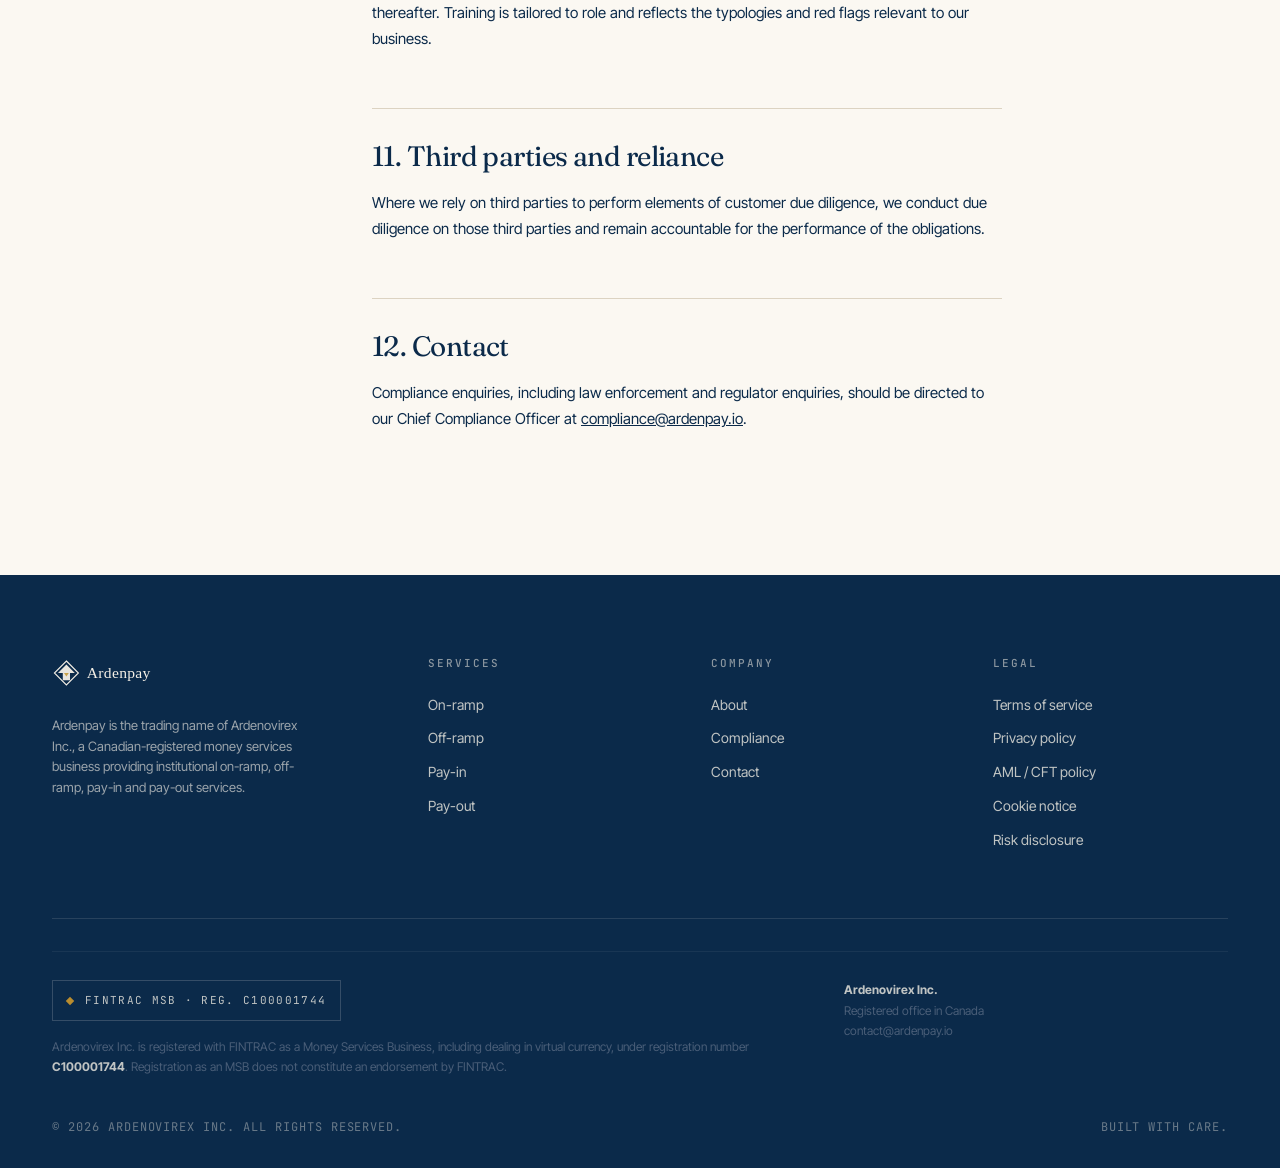
<file: legal/aml.html>
<!doctype html>
<html lang="en">
<head>
  <meta charset="utf-8">
  <meta name="viewport" content="width=device-width, initial-scale=1">
  <title>AML / CFT policy — Ardenpay</title>
  <link rel="icon" type="image/svg+xml" href="../assets/favicon.svg">
  <link rel="preconnect" href="https://fonts.googleapis.com">
  <link rel="preconnect" href="https://fonts.gstatic.com" crossorigin>
  <link href="https://fonts.googleapis.com/css2?family=Fraunces:opsz,wght,SOFT@9..144,300..600,30..100&family=Inter+Tight:wght@400;500;600&family=JetBrains+Mono:wght@400;500&display=swap" rel="stylesheet">
  <link rel="stylesheet" href="../assets/style.css">
  <style>
    .legal-wrap { display: grid; grid-template-columns: 240px 1fr; gap: 80px; align-items: start; }
    @media (max-width: 980px) { .legal-wrap { grid-template-columns: 1fr; gap: 32px; } }
    .legal-toc { position: sticky; top: 100px; font-family: var(--mono); font-size: 12px; line-height: 1.8; letter-spacing: 0.04em; }
    .legal-toc h5 { font-size: 11px; letter-spacing: 0.18em; text-transform: uppercase; color: var(--ink-soft); margin-bottom: 16px; }
    .legal-toc a { display: block; color: var(--ink-soft); padding: 4px 0; border-left: 1px solid var(--rule-soft); padding-left: 14px; transition: all .2s ease; }
    .legal-toc a:hover { color: var(--ink); border-left-color: var(--gold); }
    .legal-body { max-width: 70ch; }
    .legal-body h2 { font-family: var(--serif); font-weight: 400; font-size: 28px; margin-top: 56px; margin-bottom: 18px; padding-top: 32px; border-top: 1px solid var(--rule); scroll-margin-top: 100px; }
    .legal-body h2:first-child { margin-top: 0; padding-top: 0; border-top: 0; }
    .legal-body h3 { font-family: var(--sans); font-size: 16px; font-weight: 600; margin-top: 28px; margin-bottom: 10px; }
    .legal-body p { font-size: 15px; line-height: 1.75; color: var(--ink); margin-bottom: 14px; }
    .legal-body ul { padding-left: 0; list-style: none; margin: 8px 0 18px; }
    .legal-body ul li { padding: 4px 0 4px 20px; position: relative; font-size: 15px; color: var(--ink); line-height: 1.7; }
    .legal-body ul li::before { content: ""; position: absolute; left: 0; top: 14px; width: 6px; height: 1px; background: var(--gold); }
    .legal-meta { display: flex; gap: 32px; padding-bottom: 24px; margin-bottom: 32px; border-bottom: 1px solid var(--rule); font-family: var(--mono); font-size: 11px; letter-spacing: 0.14em; text-transform: uppercase; color: var(--ink-soft); }
  </style>
</head>
<body>

<header class="site-header">
  <div class="container nav">
    <a class="nav-logo" href="/"><img src="../assets/logo.svg" alt="Ardenpay"></a>
    <nav><ul class="nav-links">
      <li><a href="/">Home</a></li>
      <li><a href="../services">Services</a></li>
      <li><a href="../compliance">Compliance</a></li>
      <li><a href="../about">About</a></li>
    
        <li class="mobile-only"><a href="../contact" class="mobile-cta">Contact us →</a></li>
      </ul></nav>
    <a href="../contact" class="nav-cta">Contact us →</a>
    <button class="nav-toggle" aria-label="Menu">
      <svg class="icon-open" width="22" height="22" viewBox="0 0 22 22" fill="none"><path d="M3 6h16M3 11h16M3 16h16" stroke="#0B2A4A" stroke-width="1.4"/></svg>
      <svg class="icon-close" width="22" height="22" viewBox="0 0 22 22" fill="none"><path d="M5 5l12 12M17 5L5 17" stroke="#0B2A4A" stroke-width="1.4"/></svg>
    </button>
  </div>
</header>

<section class="page-hero">
  <div class="container">
    <div class="crumb"><a href="/">Home</a> &nbsp;/&nbsp; Legal &nbsp;/&nbsp; AML / CFT policy</div>
    <h1>AML / CFT policy.</h1>
    <p>A summary of Ardenpay's anti-money laundering and counter-terrorism financing programme.</p>
  </div>
</section>

<section class="section">
  <div class="container legal-wrap">

    <aside class="legal-toc">
      <h5>Contents</h5>
      <a href="#intro">1. Introduction</a>
      <a href="#governance">2. Programme governance</a>
      <a href="#risk-assessment">3. Risk assessment</a>
      <a href="#cdd">4. Customer due diligence</a>
      <a href="#screening">5. Sanctions and PEP screening</a>
      <a href="#monitoring">6. Transaction monitoring</a>
      <a href="#travel-rule">7. Travel rule</a>
      <a href="#reporting">8. Reporting</a>
      <a href="#recordkeeping">9. Recordkeeping</a>
      <a href="#training">10. Training and awareness</a>
      <a href="#third-parties">11. Third parties and reliance</a>
      <a href="#contact">12. Contact</a>
    </aside>

    <div class="legal-body">
      <div class="legal-meta">
        <span>Version 1.0</span>
        <span>Effective 1 March 2026</span>
      </div>
      <h2 id="intro">1. Introduction</h2>
<p>Ardenovirex Inc., trading as Ardenpay, operates an anti-money laundering and counter-terrorism financing ("AML/CFT") programme designed to comply with the Proceeds of Crime (Money Laundering) and Terrorist Financing Act (Canada), associated regulations, and guidance issued by FINTRAC. We also have regard to the Financial Action Task Force (FATF) recommendations applicable to virtual asset service providers.</p><p>This page provides a public summary of the programme. The full policy and supporting procedures are made available to clients during onboarding and to regulators on request.</p>

<h2 id="governance">2. Programme governance</h2>
<p>The programme is owned by our Chief Compliance Officer, who reports to senior management. Compliance has the authority and resources required to discharge its responsibilities, including the authority to decline or suspend client relationships and transactions.</p><p>The programme is documented in writing, reviewed periodically, and adjusted to reflect changes in regulation, typology, and our client base. It is subject to independent review on a periodic basis.</p>

<h2 id="risk-assessment">3. Risk assessment</h2>
<p>We maintain an enterprise risk assessment that considers ML/TF risks associated with our clients, products, services, delivery channels, jurisdictions, and the digital assets we transact in. The risk assessment informs the calibration of our customer due diligence, transaction monitoring, and screening controls.</p>

<h2 id="cdd">4. Customer due diligence</h2>
<p>We apply customer due diligence to every client and conduct enhanced due diligence on higher-risk relationships. Measures include:</p><ul><li>identification and verification of clients using reliable, independent source documents and data;</li><li>identification of beneficial owners and controllers of legal entities, with verification of their identity;</li><li>collection of information on the purpose and intended nature of the relationship;</li><li>source of funds and source of wealth review for transactions above defined thresholds;</li><li>ongoing monitoring of the relationship, including periodic refresh of CDD information.</li></ul>

<h2 id="screening">5. Sanctions and PEP screening</h2>
<p>Clients, beneficial owners, counterparties, and beneficiaries are screened against major sanctions lists (including OFAC, UN, EU, UK, OSFI) and politically exposed persons databases at onboarding, on an ongoing basis, and prior to each relevant transaction. Positive matches are reviewed and escalated in accordance with our procedures.</p>

<h2 id="monitoring">6. Transaction monitoring</h2>
<p>We perform risk-based transaction monitoring covering both fiat movements and on-chain activity. Monitoring is calibrated against the established profile of the client and includes both rule-based detection and analyst review. Activity inconsistent with the client's profile or otherwise warranting closer attention is reviewed by compliance.</p>

<h2 id="travel-rule">7. Travel rule</h2>
<p>We implement travel rule requirements applicable to virtual asset transfers, including the collection and transmission of originator and beneficiary information for qualifying transactions, in accordance with applicable Canadian regulation and consistent with FATF Recommendation 16.</p>

<h2 id="reporting">8. Reporting</h2>
<p>We file reports required by law, including reports of suspicious transactions, large cash transactions, large virtual currency transactions, and electronic funds transfers, where applicable thresholds are met. Reports are filed in the prescribed manner and within prescribed timeframes.</p>

<h2 id="recordkeeping">9. Recordkeeping</h2>
<p>We maintain records relating to client identification, transactions, compliance reviews, and reports for the periods required by applicable law and make them available to FINTRAC and other competent authorities on lawful request.</p>

<h2 id="training">10. Training and awareness</h2>
<p>All relevant personnel receive AML/CFT training on appointment and at appropriate intervals thereafter. Training is tailored to role and reflects the typologies and red flags relevant to our business.</p>

<h2 id="third-parties">11. Third parties and reliance</h2>
<p>Where we rely on third parties to perform elements of customer due diligence, we conduct due diligence on those third parties and remain accountable for the performance of the obligations.</p>

<h2 id="contact">12. Contact</h2>
<p>Compliance enquiries, including law enforcement and regulator enquiries, should be directed to our Chief Compliance Officer at <a href="mailto:compliance@ardenpay.io" style="color: var(--ink); text-decoration: underline;">compliance@ardenpay.io</a>.</p>
    </div>
  </div>
</section>

<footer class="site-footer">
  <div class="container">
    <div class="footer-top">
      <div class="footer-brand">
        <img src="../assets/logo-light.svg" alt="Ardenpay">
        <p>Ardenpay is the trading name of Ardenovirex Inc., a Canadian-registered money services business providing institutional on-ramp, off-ramp, pay-in and pay-out services.</p>
      </div>
      <div class="footer-col">
        <h5>Services</h5>
        <ul>
          <li><a href="../services#onramp">On-ramp</a></li>
          <li><a href="../services#offramp">Off-ramp</a></li>
          <li><a href="../services#payin">Pay-in</a></li>
          <li><a href="../services#payout">Pay-out</a></li>
        </ul>
      </div>
      <div class="footer-col">
        <h5>Company</h5>
        <ul>
          <li><a href="../about">About</a></li>
          <li><a href="../compliance">Compliance</a></li>
          <li><a href="../contact">Contact</a></li>
        </ul>
      </div>
      <div class="footer-col">
        <h5>Legal</h5>
        <ul>
          <li><a href="terms">Terms of service</a></li>
          <li><a href="privacy">Privacy policy</a></li>
          <li><a href="aml">AML / CFT policy</a></li>
          <li><a href="cookies">Cookie notice</a></li>
          <li><a href="risk">Risk disclosure</a></li>
        </ul>
      </div>
    </div>
    <div class="footer-legal">
      <div>
        <span class="compliance-badge"><span class="dot"></span>FINTRAC MSB · Reg. C100001744</span>
        <p>Ardenovirex Inc. is registered with FINTRAC as a Money Services Business, including dealing in virtual currency, under registration number <strong style="color: rgba(244,239,230,0.78);">C100001744</strong>. Registration as an MSB does not constitute an endorsement by FINTRAC.</p>
      </div>
      <div>
        <p><strong style="color: rgba(244,239,230,0.78);">Ardenovirex Inc.</strong><br>Registered office in Canada<br>contact@ardenpay.io</p>
      </div>
    </div>
    <div class="footer-bottom">
      <span>© 2026 Ardenovirex Inc. All rights reserved.</span>
      <span>Built with care.</span>
    </div>
  </div>
</footer>
<script src="../assets/nav.js"></script>
</body>
</html>
</file>
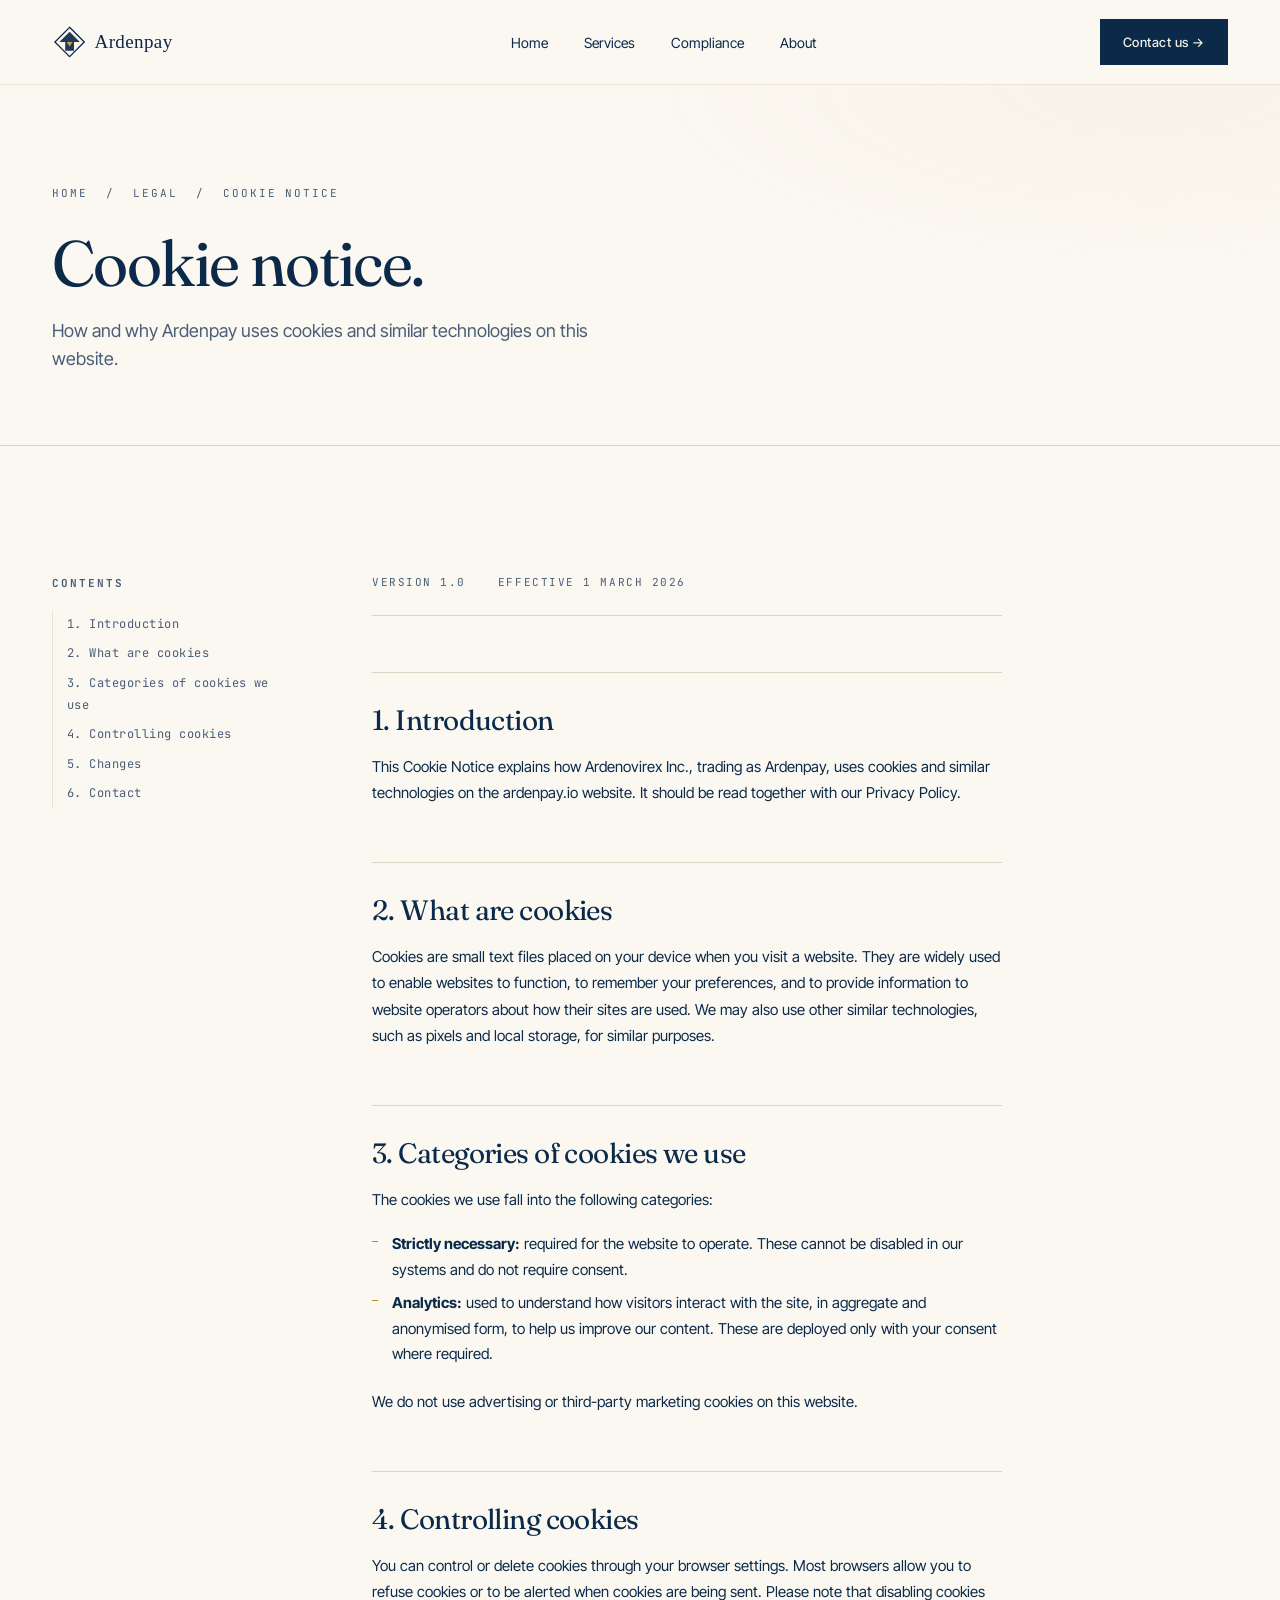
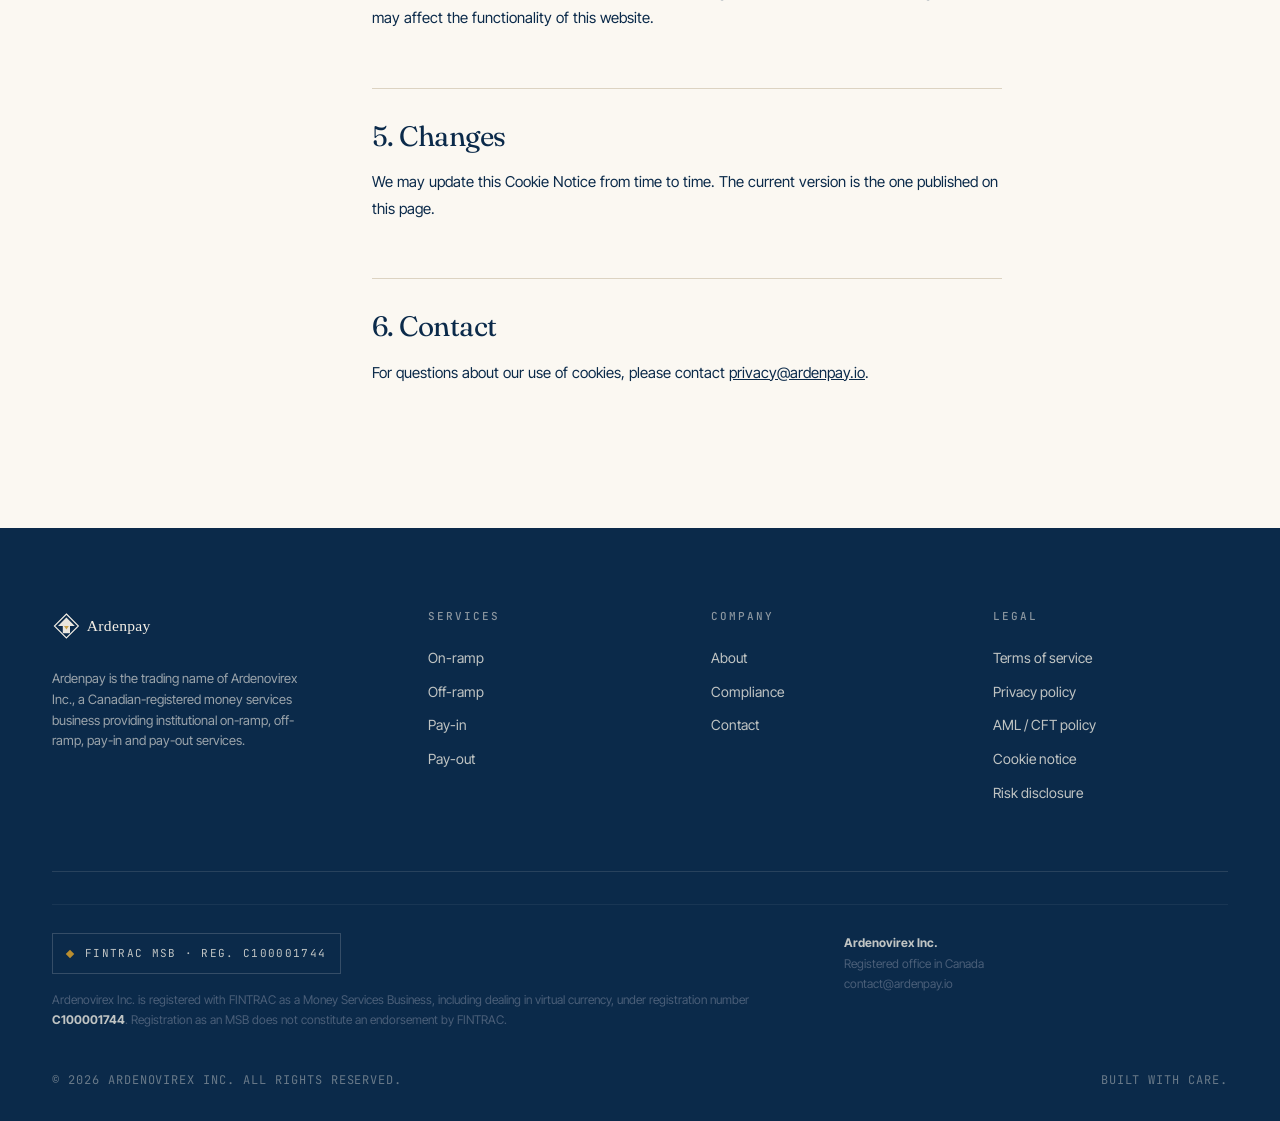
<file: legal/cookies.html>
<!doctype html>
<html lang="en">
<head>
  <meta charset="utf-8">
  <meta name="viewport" content="width=device-width, initial-scale=1">
  <title>Cookie notice — Ardenpay</title>
  <link rel="icon" type="image/svg+xml" href="../assets/favicon.svg">
  <link rel="preconnect" href="https://fonts.googleapis.com">
  <link rel="preconnect" href="https://fonts.gstatic.com" crossorigin>
  <link href="https://fonts.googleapis.com/css2?family=Fraunces:opsz,wght,SOFT@9..144,300..600,30..100&family=Inter+Tight:wght@400;500;600&family=JetBrains+Mono:wght@400;500&display=swap" rel="stylesheet">
  <link rel="stylesheet" href="../assets/style.css">
  <style>
    .legal-wrap { display: grid; grid-template-columns: 240px 1fr; gap: 80px; align-items: start; }
    @media (max-width: 980px) { .legal-wrap { grid-template-columns: 1fr; gap: 32px; } }
    .legal-toc { position: sticky; top: 100px; font-family: var(--mono); font-size: 12px; line-height: 1.8; letter-spacing: 0.04em; }
    .legal-toc h5 { font-size: 11px; letter-spacing: 0.18em; text-transform: uppercase; color: var(--ink-soft); margin-bottom: 16px; }
    .legal-toc a { display: block; color: var(--ink-soft); padding: 4px 0; border-left: 1px solid var(--rule-soft); padding-left: 14px; transition: all .2s ease; }
    .legal-toc a:hover { color: var(--ink); border-left-color: var(--gold); }
    .legal-body { max-width: 70ch; }
    .legal-body h2 { font-family: var(--serif); font-weight: 400; font-size: 28px; margin-top: 56px; margin-bottom: 18px; padding-top: 32px; border-top: 1px solid var(--rule); scroll-margin-top: 100px; }
    .legal-body h2:first-child { margin-top: 0; padding-top: 0; border-top: 0; }
    .legal-body h3 { font-family: var(--sans); font-size: 16px; font-weight: 600; margin-top: 28px; margin-bottom: 10px; }
    .legal-body p { font-size: 15px; line-height: 1.75; color: var(--ink); margin-bottom: 14px; }
    .legal-body ul { padding-left: 0; list-style: none; margin: 8px 0 18px; }
    .legal-body ul li { padding: 4px 0 4px 20px; position: relative; font-size: 15px; color: var(--ink); line-height: 1.7; }
    .legal-body ul li::before { content: ""; position: absolute; left: 0; top: 14px; width: 6px; height: 1px; background: var(--gold); }
    .legal-meta { display: flex; gap: 32px; padding-bottom: 24px; margin-bottom: 32px; border-bottom: 1px solid var(--rule); font-family: var(--mono); font-size: 11px; letter-spacing: 0.14em; text-transform: uppercase; color: var(--ink-soft); }
  </style>
</head>
<body>

<header class="site-header">
  <div class="container nav">
    <a class="nav-logo" href="/"><img src="../assets/logo.svg" alt="Ardenpay"></a>
    <nav><ul class="nav-links">
      <li><a href="/">Home</a></li>
      <li><a href="../services">Services</a></li>
      <li><a href="../compliance">Compliance</a></li>
      <li><a href="../about">About</a></li>
    
        <li class="mobile-only"><a href="../contact" class="mobile-cta">Contact us →</a></li>
      </ul></nav>
    <a href="../contact" class="nav-cta">Contact us →</a>
    <button class="nav-toggle" aria-label="Menu">
      <svg class="icon-open" width="22" height="22" viewBox="0 0 22 22" fill="none"><path d="M3 6h16M3 11h16M3 16h16" stroke="#0B2A4A" stroke-width="1.4"/></svg>
      <svg class="icon-close" width="22" height="22" viewBox="0 0 22 22" fill="none"><path d="M5 5l12 12M17 5L5 17" stroke="#0B2A4A" stroke-width="1.4"/></svg>
    </button>
  </div>
</header>

<section class="page-hero">
  <div class="container">
    <div class="crumb"><a href="/">Home</a> &nbsp;/&nbsp; Legal &nbsp;/&nbsp; Cookie notice</div>
    <h1>Cookie notice.</h1>
    <p>How and why Ardenpay uses cookies and similar technologies on this website.</p>
  </div>
</section>

<section class="section">
  <div class="container legal-wrap">

    <aside class="legal-toc">
      <h5>Contents</h5>
      <a href="#intro">1. Introduction</a>
      <a href="#what">2. What are cookies</a>
      <a href="#categories">3. Categories of cookies we use</a>
      <a href="#control">4. Controlling cookies</a>
      <a href="#changes">5. Changes</a>
      <a href="#contact">6. Contact</a>
    </aside>

    <div class="legal-body">
      <div class="legal-meta">
        <span>Version 1.0</span>
        <span>Effective 1 March 2026</span>
      </div>
      <h2 id="intro">1. Introduction</h2>
<p>This Cookie Notice explains how Ardenovirex Inc., trading as Ardenpay, uses cookies and similar technologies on the ardenpay.io website. It should be read together with our Privacy Policy.</p>

<h2 id="what">2. What are cookies</h2>
<p>Cookies are small text files placed on your device when you visit a website. They are widely used to enable websites to function, to remember your preferences, and to provide information to website operators about how their sites are used. We may also use other similar technologies, such as pixels and local storage, for similar purposes.</p>

<h2 id="categories">3. Categories of cookies we use</h2>
<p>The cookies we use fall into the following categories:</p><ul><li><strong>Strictly necessary:</strong> required for the website to operate. These cannot be disabled in our systems and do not require consent.</li><li><strong>Analytics:</strong> used to understand how visitors interact with the site, in aggregate and anonymised form, to help us improve our content. These are deployed only with your consent where required.</li></ul><p>We do not use advertising or third-party marketing cookies on this website.</p>

<h2 id="control">4. Controlling cookies</h2>
<p>You can control or delete cookies through your browser settings. Most browsers allow you to refuse cookies or to be alerted when cookies are being sent. Please note that disabling cookies may affect the functionality of this website.</p>

<h2 id="changes">5. Changes</h2>
<p>We may update this Cookie Notice from time to time. The current version is the one published on this page.</p>

<h2 id="contact">6. Contact</h2>
<p>For questions about our use of cookies, please contact <a href="mailto:privacy@ardenpay.io" style="color: var(--ink); text-decoration: underline;">privacy@ardenpay.io</a>.</p>
    </div>
  </div>
</section>

<footer class="site-footer">
  <div class="container">
    <div class="footer-top">
      <div class="footer-brand">
        <img src="../assets/logo-light.svg" alt="Ardenpay">
        <p>Ardenpay is the trading name of Ardenovirex Inc., a Canadian-registered money services business providing institutional on-ramp, off-ramp, pay-in and pay-out services.</p>
      </div>
      <div class="footer-col">
        <h5>Services</h5>
        <ul>
          <li><a href="../services#onramp">On-ramp</a></li>
          <li><a href="../services#offramp">Off-ramp</a></li>
          <li><a href="../services#payin">Pay-in</a></li>
          <li><a href="../services#payout">Pay-out</a></li>
        </ul>
      </div>
      <div class="footer-col">
        <h5>Company</h5>
        <ul>
          <li><a href="../about">About</a></li>
          <li><a href="../compliance">Compliance</a></li>
          <li><a href="../contact">Contact</a></li>
        </ul>
      </div>
      <div class="footer-col">
        <h5>Legal</h5>
        <ul>
          <li><a href="terms">Terms of service</a></li>
          <li><a href="privacy">Privacy policy</a></li>
          <li><a href="aml">AML / CFT policy</a></li>
          <li><a href="cookies">Cookie notice</a></li>
          <li><a href="risk">Risk disclosure</a></li>
        </ul>
      </div>
    </div>
    <div class="footer-legal">
      <div>
        <span class="compliance-badge"><span class="dot"></span>FINTRAC MSB · Reg. C100001744</span>
        <p>Ardenovirex Inc. is registered with FINTRAC as a Money Services Business, including dealing in virtual currency, under registration number <strong style="color: rgba(244,239,230,0.78);">C100001744</strong>. Registration as an MSB does not constitute an endorsement by FINTRAC.</p>
      </div>
      <div>
        <p><strong style="color: rgba(244,239,230,0.78);">Ardenovirex Inc.</strong><br>Registered office in Canada<br>contact@ardenpay.io</p>
      </div>
    </div>
    <div class="footer-bottom">
      <span>© 2026 Ardenovirex Inc. All rights reserved.</span>
      <span>Built with care.</span>
    </div>
  </div>
</footer>
<script src="../assets/nav.js"></script>
</body>
</html>
</file>
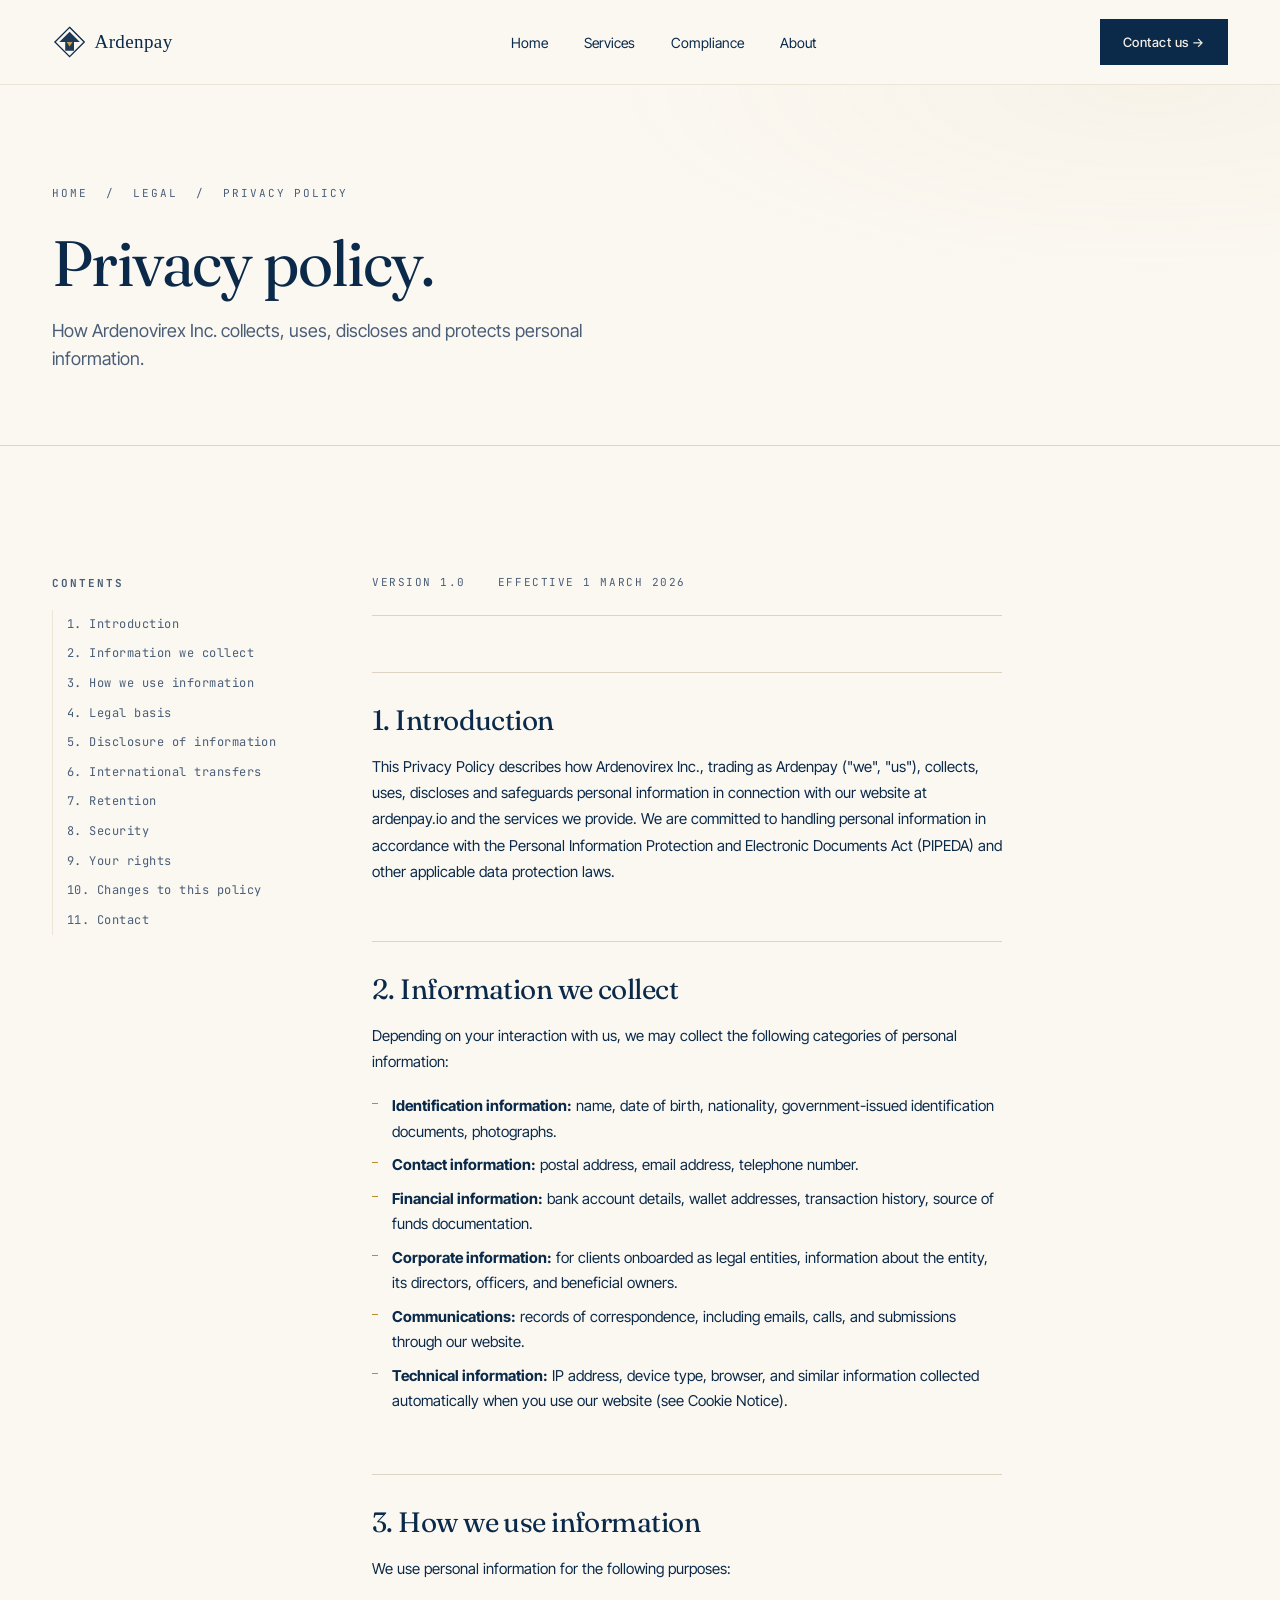
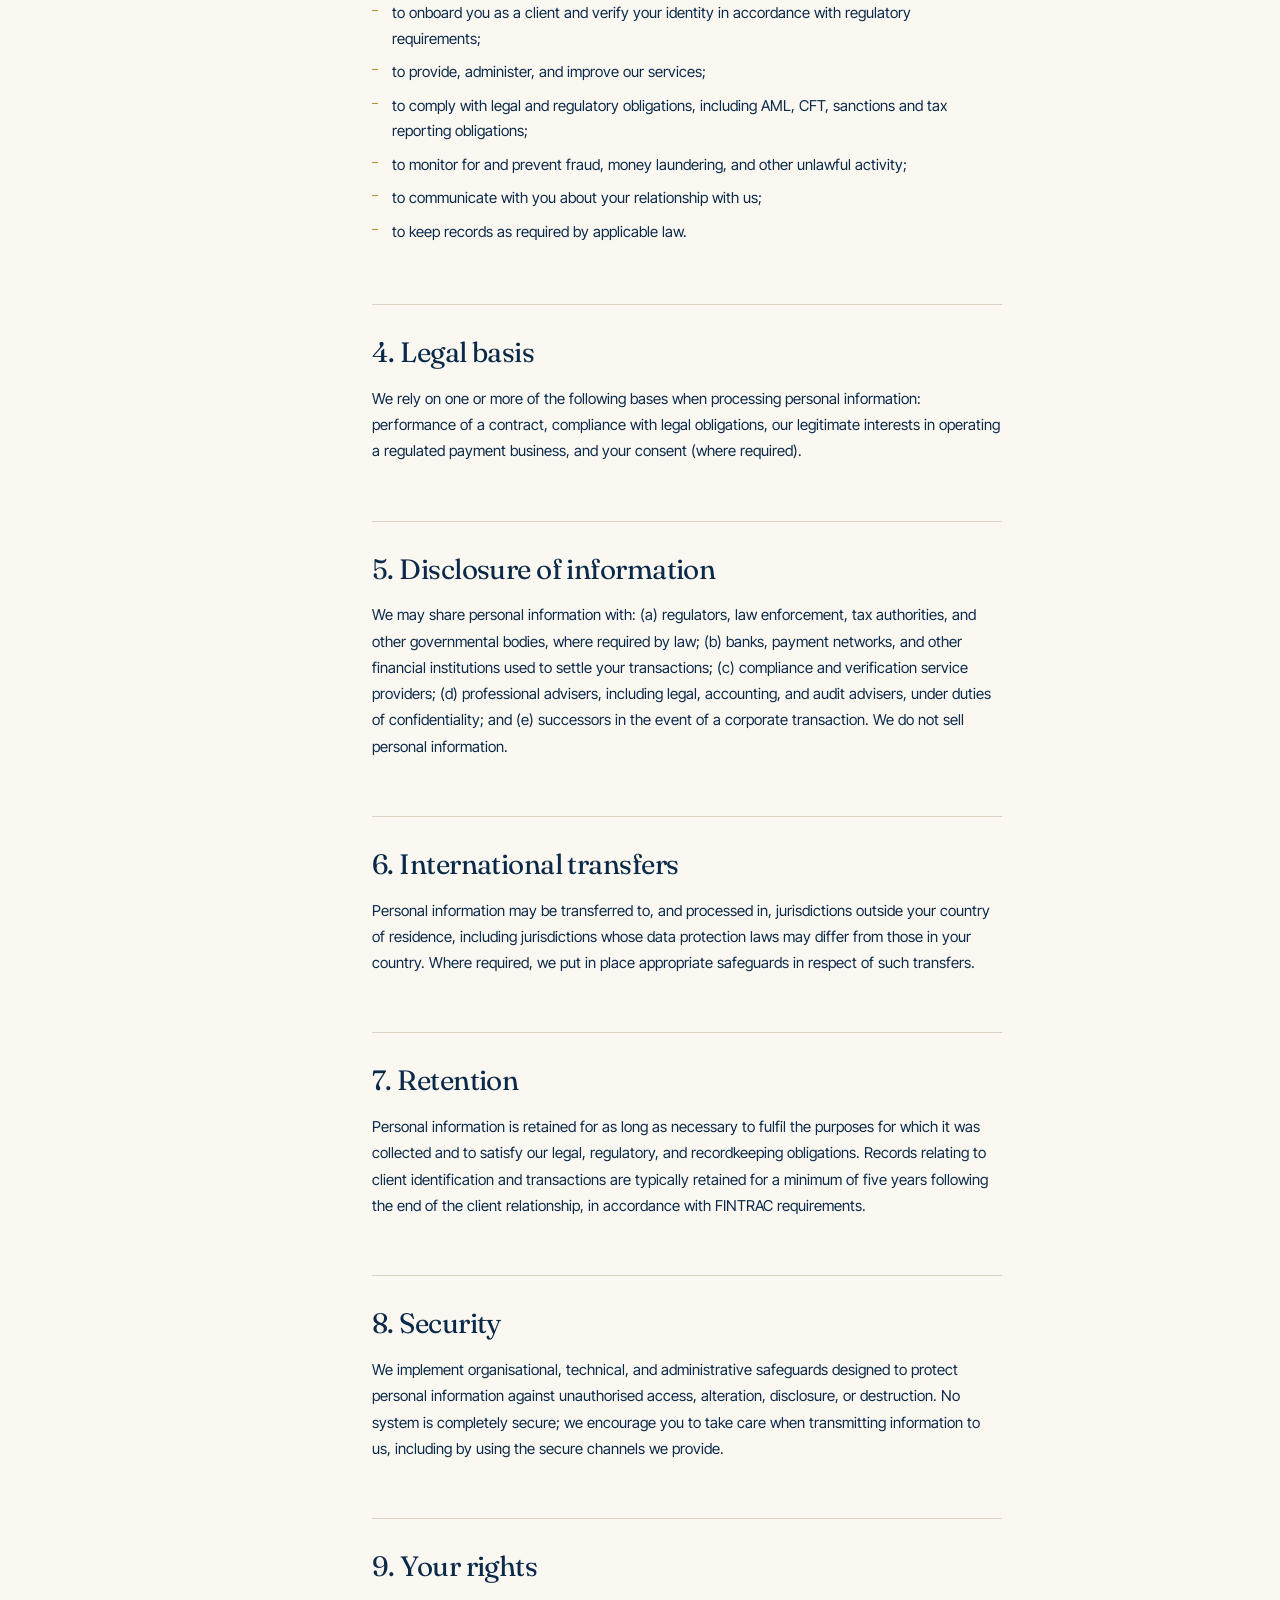
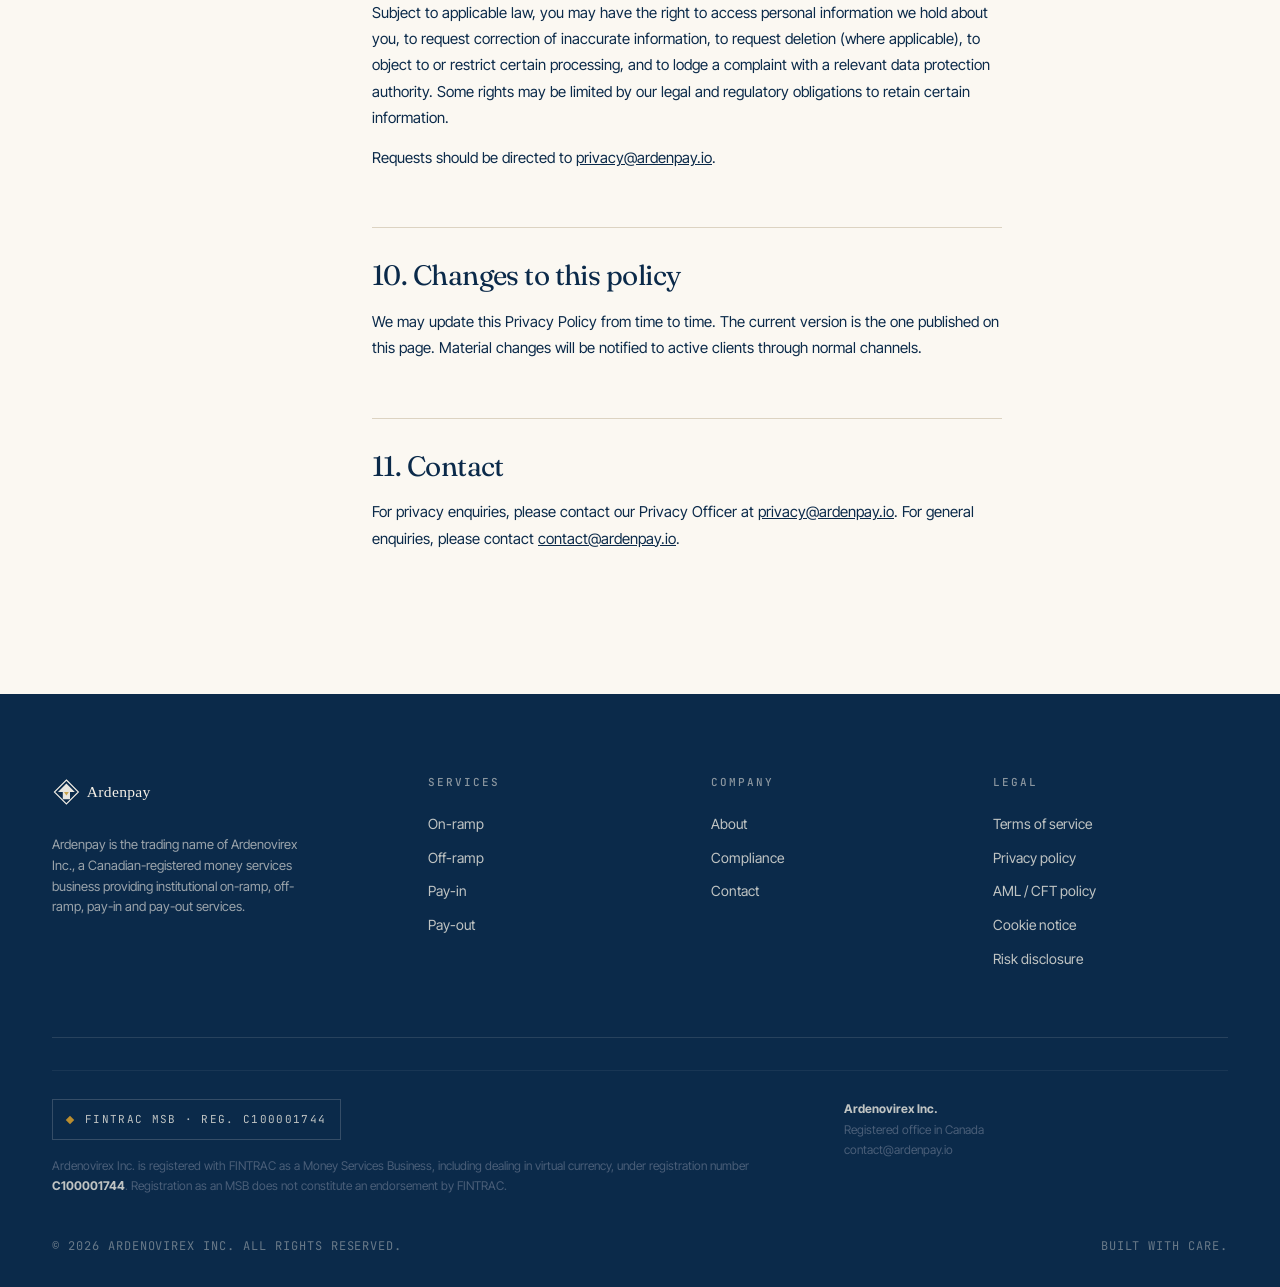
<file: legal/privacy.html>
<!doctype html>
<html lang="en">
<head>
  <meta charset="utf-8">
  <meta name="viewport" content="width=device-width, initial-scale=1">
  <title>Privacy policy — Ardenpay</title>
  <link rel="icon" type="image/svg+xml" href="../assets/favicon.svg">
  <link rel="preconnect" href="https://fonts.googleapis.com">
  <link rel="preconnect" href="https://fonts.gstatic.com" crossorigin>
  <link href="https://fonts.googleapis.com/css2?family=Fraunces:opsz,wght,SOFT@9..144,300..600,30..100&family=Inter+Tight:wght@400;500;600&family=JetBrains+Mono:wght@400;500&display=swap" rel="stylesheet">
  <link rel="stylesheet" href="../assets/style.css">
  <style>
    .legal-wrap { display: grid; grid-template-columns: 240px 1fr; gap: 80px; align-items: start; }
    @media (max-width: 980px) { .legal-wrap { grid-template-columns: 1fr; gap: 32px; } }
    .legal-toc { position: sticky; top: 100px; font-family: var(--mono); font-size: 12px; line-height: 1.8; letter-spacing: 0.04em; }
    .legal-toc h5 { font-size: 11px; letter-spacing: 0.18em; text-transform: uppercase; color: var(--ink-soft); margin-bottom: 16px; }
    .legal-toc a { display: block; color: var(--ink-soft); padding: 4px 0; border-left: 1px solid var(--rule-soft); padding-left: 14px; transition: all .2s ease; }
    .legal-toc a:hover { color: var(--ink); border-left-color: var(--gold); }
    .legal-body { max-width: 70ch; }
    .legal-body h2 { font-family: var(--serif); font-weight: 400; font-size: 28px; margin-top: 56px; margin-bottom: 18px; padding-top: 32px; border-top: 1px solid var(--rule); scroll-margin-top: 100px; }
    .legal-body h2:first-child { margin-top: 0; padding-top: 0; border-top: 0; }
    .legal-body h3 { font-family: var(--sans); font-size: 16px; font-weight: 600; margin-top: 28px; margin-bottom: 10px; }
    .legal-body p { font-size: 15px; line-height: 1.75; color: var(--ink); margin-bottom: 14px; }
    .legal-body ul { padding-left: 0; list-style: none; margin: 8px 0 18px; }
    .legal-body ul li { padding: 4px 0 4px 20px; position: relative; font-size: 15px; color: var(--ink); line-height: 1.7; }
    .legal-body ul li::before { content: ""; position: absolute; left: 0; top: 14px; width: 6px; height: 1px; background: var(--gold); }
    .legal-meta { display: flex; gap: 32px; padding-bottom: 24px; margin-bottom: 32px; border-bottom: 1px solid var(--rule); font-family: var(--mono); font-size: 11px; letter-spacing: 0.14em; text-transform: uppercase; color: var(--ink-soft); }
  </style>
</head>
<body>

<header class="site-header">
  <div class="container nav">
    <a class="nav-logo" href="/"><img src="../assets/logo.svg" alt="Ardenpay"></a>
    <nav><ul class="nav-links">
      <li><a href="/">Home</a></li>
      <li><a href="../services">Services</a></li>
      <li><a href="../compliance">Compliance</a></li>
      <li><a href="../about">About</a></li>
    
        <li class="mobile-only"><a href="../contact" class="mobile-cta">Contact us →</a></li>
      </ul></nav>
    <a href="../contact" class="nav-cta">Contact us →</a>
    <button class="nav-toggle" aria-label="Menu">
      <svg class="icon-open" width="22" height="22" viewBox="0 0 22 22" fill="none"><path d="M3 6h16M3 11h16M3 16h16" stroke="#0B2A4A" stroke-width="1.4"/></svg>
      <svg class="icon-close" width="22" height="22" viewBox="0 0 22 22" fill="none"><path d="M5 5l12 12M17 5L5 17" stroke="#0B2A4A" stroke-width="1.4"/></svg>
    </button>
  </div>
</header>

<section class="page-hero">
  <div class="container">
    <div class="crumb"><a href="/">Home</a> &nbsp;/&nbsp; Legal &nbsp;/&nbsp; Privacy policy</div>
    <h1>Privacy policy.</h1>
    <p>How Ardenovirex Inc. collects, uses, discloses and protects personal information.</p>
  </div>
</section>

<section class="section">
  <div class="container legal-wrap">

    <aside class="legal-toc">
      <h5>Contents</h5>
      <a href="#intro">1. Introduction</a>
      <a href="#info-collected">2. Information we collect</a>
      <a href="#how-used">3. How we use information</a>
      <a href="#legal-basis">4. Legal basis</a>
      <a href="#disclosure">5. Disclosure of information</a>
      <a href="#transfers">6. International transfers</a>
      <a href="#retention">7. Retention</a>
      <a href="#security">8. Security</a>
      <a href="#rights">9. Your rights</a>
      <a href="#changes">10. Changes to this policy</a>
      <a href="#contact">11. Contact</a>
    </aside>

    <div class="legal-body">
      <div class="legal-meta">
        <span>Version 1.0</span>
        <span>Effective 1 March 2026</span>
      </div>
      <h2 id="intro">1. Introduction</h2>
<p>This Privacy Policy describes how Ardenovirex Inc., trading as Ardenpay ("we", "us"), collects, uses, discloses and safeguards personal information in connection with our website at ardenpay.io and the services we provide. We are committed to handling personal information in accordance with the Personal Information Protection and Electronic Documents Act (PIPEDA) and other applicable data protection laws.</p>

<h2 id="info-collected">2. Information we collect</h2>
<p>Depending on your interaction with us, we may collect the following categories of personal information:</p><ul><li><strong>Identification information:</strong> name, date of birth, nationality, government-issued identification documents, photographs.</li><li><strong>Contact information:</strong> postal address, email address, telephone number.</li><li><strong>Financial information:</strong> bank account details, wallet addresses, transaction history, source of funds documentation.</li><li><strong>Corporate information:</strong> for clients onboarded as legal entities, information about the entity, its directors, officers, and beneficial owners.</li><li><strong>Communications:</strong> records of correspondence, including emails, calls, and submissions through our website.</li><li><strong>Technical information:</strong> IP address, device type, browser, and similar information collected automatically when you use our website (see Cookie Notice).</li></ul>

<h2 id="how-used">3. How we use information</h2>
<p>We use personal information for the following purposes:</p><ul><li>to onboard you as a client and verify your identity in accordance with regulatory requirements;</li><li>to provide, administer, and improve our services;</li><li>to comply with legal and regulatory obligations, including AML, CFT, sanctions and tax reporting obligations;</li><li>to monitor for and prevent fraud, money laundering, and other unlawful activity;</li><li>to communicate with you about your relationship with us;</li><li>to keep records as required by applicable law.</li></ul>

<h2 id="legal-basis">4. Legal basis</h2>
<p>We rely on one or more of the following bases when processing personal information: performance of a contract, compliance with legal obligations, our legitimate interests in operating a regulated payment business, and your consent (where required).</p>

<h2 id="disclosure">5. Disclosure of information</h2>
<p>We may share personal information with: (a) regulators, law enforcement, tax authorities, and other governmental bodies, where required by law; (b) banks, payment networks, and other financial institutions used to settle your transactions; (c) compliance and verification service providers; (d) professional advisers, including legal, accounting, and audit advisers, under duties of confidentiality; and (e) successors in the event of a corporate transaction. We do not sell personal information.</p>

<h2 id="transfers">6. International transfers</h2>
<p>Personal information may be transferred to, and processed in, jurisdictions outside your country of residence, including jurisdictions whose data protection laws may differ from those in your country. Where required, we put in place appropriate safeguards in respect of such transfers.</p>

<h2 id="retention">7. Retention</h2>
<p>Personal information is retained for as long as necessary to fulfil the purposes for which it was collected and to satisfy our legal, regulatory, and recordkeeping obligations. Records relating to client identification and transactions are typically retained for a minimum of five years following the end of the client relationship, in accordance with FINTRAC requirements.</p>

<h2 id="security">8. Security</h2>
<p>We implement organisational, technical, and administrative safeguards designed to protect personal information against unauthorised access, alteration, disclosure, or destruction. No system is completely secure; we encourage you to take care when transmitting information to us, including by using the secure channels we provide.</p>

<h2 id="rights">9. Your rights</h2>
<p>Subject to applicable law, you may have the right to access personal information we hold about you, to request correction of inaccurate information, to request deletion (where applicable), to object to or restrict certain processing, and to lodge a complaint with a relevant data protection authority. Some rights may be limited by our legal and regulatory obligations to retain certain information.</p><p>Requests should be directed to <a href="mailto:privacy@ardenpay.io" style="color: var(--ink); text-decoration: underline;">privacy@ardenpay.io</a>.</p>

<h2 id="changes">10. Changes to this policy</h2>
<p>We may update this Privacy Policy from time to time. The current version is the one published on this page. Material changes will be notified to active clients through normal channels.</p>

<h2 id="contact">11. Contact</h2>
<p>For privacy enquiries, please contact our Privacy Officer at <a href="mailto:privacy@ardenpay.io" style="color: var(--ink); text-decoration: underline;">privacy@ardenpay.io</a>. For general enquiries, please contact <a href="mailto:contact@ardenpay.io" style="color: var(--ink); text-decoration: underline;">contact@ardenpay.io</a>.</p>
    </div>
  </div>
</section>

<footer class="site-footer">
  <div class="container">
    <div class="footer-top">
      <div class="footer-brand">
        <img src="../assets/logo-light.svg" alt="Ardenpay">
        <p>Ardenpay is the trading name of Ardenovirex Inc., a Canadian-registered money services business providing institutional on-ramp, off-ramp, pay-in and pay-out services.</p>
      </div>
      <div class="footer-col">
        <h5>Services</h5>
        <ul>
          <li><a href="../services#onramp">On-ramp</a></li>
          <li><a href="../services#offramp">Off-ramp</a></li>
          <li><a href="../services#payin">Pay-in</a></li>
          <li><a href="../services#payout">Pay-out</a></li>
        </ul>
      </div>
      <div class="footer-col">
        <h5>Company</h5>
        <ul>
          <li><a href="../about">About</a></li>
          <li><a href="../compliance">Compliance</a></li>
          <li><a href="../contact">Contact</a></li>
        </ul>
      </div>
      <div class="footer-col">
        <h5>Legal</h5>
        <ul>
          <li><a href="terms">Terms of service</a></li>
          <li><a href="privacy">Privacy policy</a></li>
          <li><a href="aml">AML / CFT policy</a></li>
          <li><a href="cookies">Cookie notice</a></li>
          <li><a href="risk">Risk disclosure</a></li>
        </ul>
      </div>
    </div>
    <div class="footer-legal">
      <div>
        <span class="compliance-badge"><span class="dot"></span>FINTRAC MSB · Reg. C100001744</span>
        <p>Ardenovirex Inc. is registered with FINTRAC as a Money Services Business, including dealing in virtual currency, under registration number <strong style="color: rgba(244,239,230,0.78);">C100001744</strong>. Registration as an MSB does not constitute an endorsement by FINTRAC.</p>
      </div>
      <div>
        <p><strong style="color: rgba(244,239,230,0.78);">Ardenovirex Inc.</strong><br>Registered office in Canada<br>contact@ardenpay.io</p>
      </div>
    </div>
    <div class="footer-bottom">
      <span>© 2026 Ardenovirex Inc. All rights reserved.</span>
      <span>Built with care.</span>
    </div>
  </div>
</footer>
<script src="../assets/nav.js"></script>
</body>
</html>
</file>
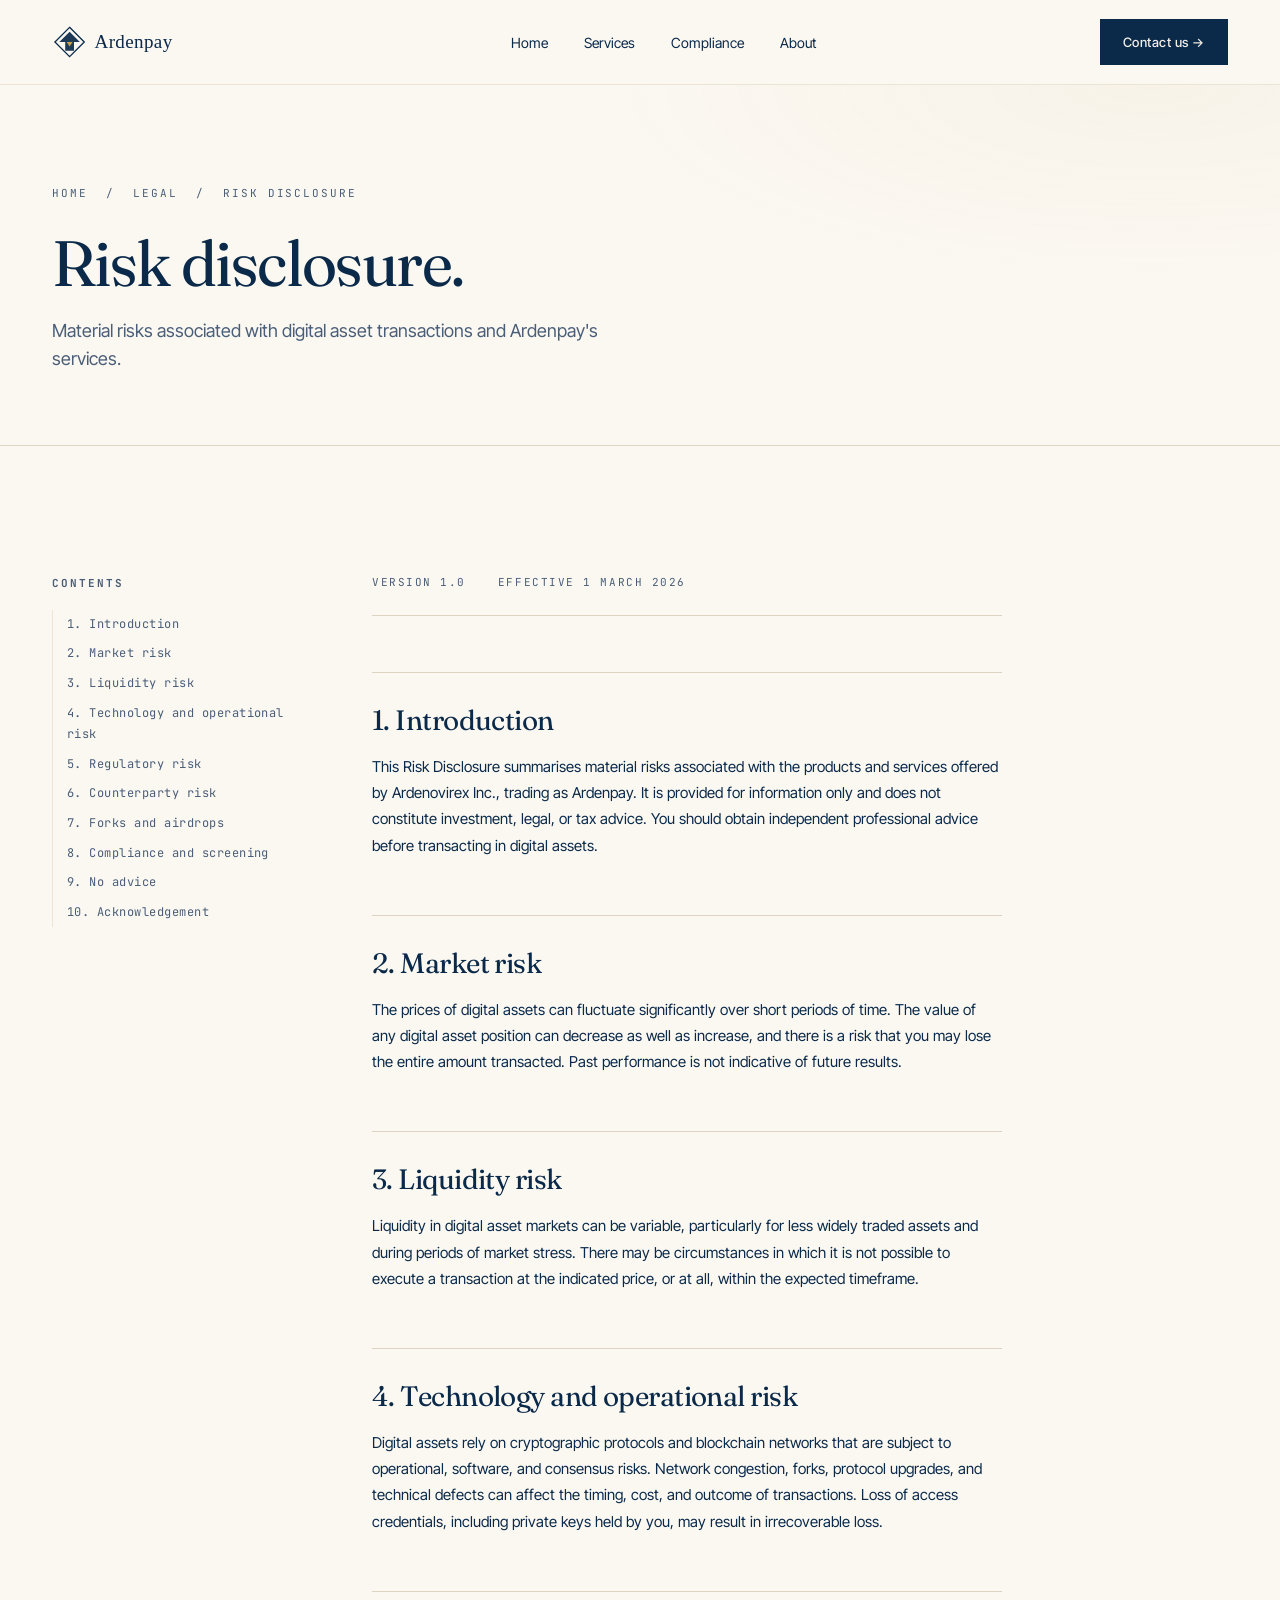
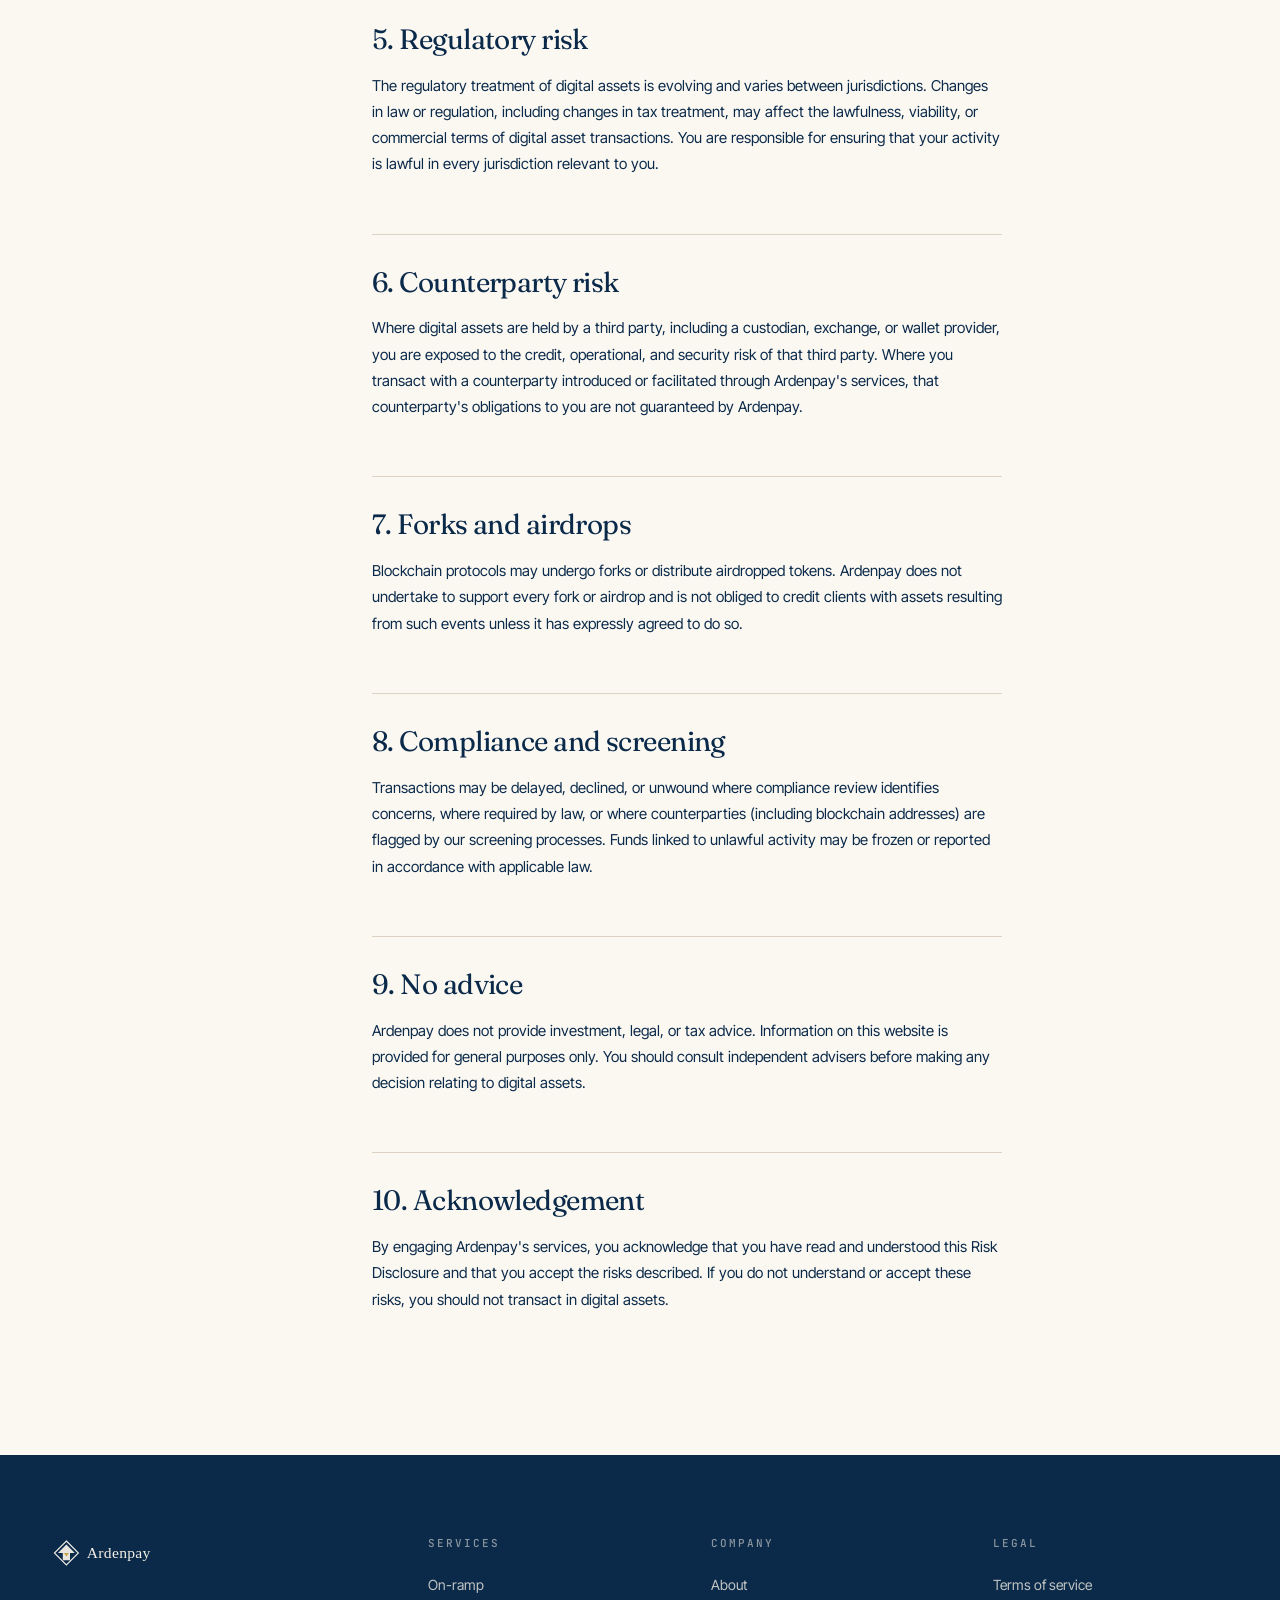
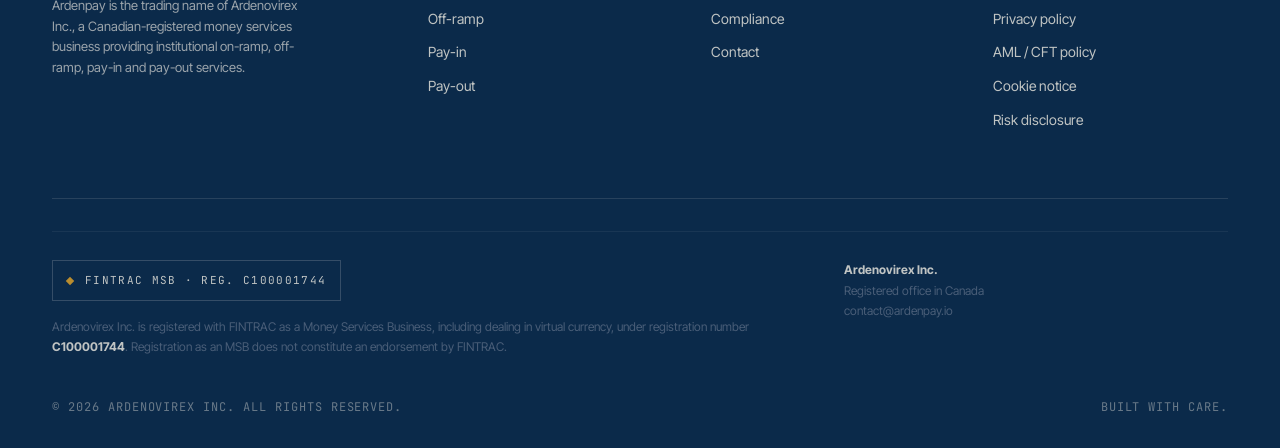
<file: legal/risk.html>
<!doctype html>
<html lang="en">
<head>
  <meta charset="utf-8">
  <meta name="viewport" content="width=device-width, initial-scale=1">
  <title>Risk disclosure — Ardenpay</title>
  <link rel="icon" type="image/svg+xml" href="../assets/favicon.svg">
  <link rel="preconnect" href="https://fonts.googleapis.com">
  <link rel="preconnect" href="https://fonts.gstatic.com" crossorigin>
  <link href="https://fonts.googleapis.com/css2?family=Fraunces:opsz,wght,SOFT@9..144,300..600,30..100&family=Inter+Tight:wght@400;500;600&family=JetBrains+Mono:wght@400;500&display=swap" rel="stylesheet">
  <link rel="stylesheet" href="../assets/style.css">
  <style>
    .legal-wrap { display: grid; grid-template-columns: 240px 1fr; gap: 80px; align-items: start; }
    @media (max-width: 980px) { .legal-wrap { grid-template-columns: 1fr; gap: 32px; } }
    .legal-toc { position: sticky; top: 100px; font-family: var(--mono); font-size: 12px; line-height: 1.8; letter-spacing: 0.04em; }
    .legal-toc h5 { font-size: 11px; letter-spacing: 0.18em; text-transform: uppercase; color: var(--ink-soft); margin-bottom: 16px; }
    .legal-toc a { display: block; color: var(--ink-soft); padding: 4px 0; border-left: 1px solid var(--rule-soft); padding-left: 14px; transition: all .2s ease; }
    .legal-toc a:hover { color: var(--ink); border-left-color: var(--gold); }
    .legal-body { max-width: 70ch; }
    .legal-body h2 { font-family: var(--serif); font-weight: 400; font-size: 28px; margin-top: 56px; margin-bottom: 18px; padding-top: 32px; border-top: 1px solid var(--rule); scroll-margin-top: 100px; }
    .legal-body h2:first-child { margin-top: 0; padding-top: 0; border-top: 0; }
    .legal-body h3 { font-family: var(--sans); font-size: 16px; font-weight: 600; margin-top: 28px; margin-bottom: 10px; }
    .legal-body p { font-size: 15px; line-height: 1.75; color: var(--ink); margin-bottom: 14px; }
    .legal-body ul { padding-left: 0; list-style: none; margin: 8px 0 18px; }
    .legal-body ul li { padding: 4px 0 4px 20px; position: relative; font-size: 15px; color: var(--ink); line-height: 1.7; }
    .legal-body ul li::before { content: ""; position: absolute; left: 0; top: 14px; width: 6px; height: 1px; background: var(--gold); }
    .legal-meta { display: flex; gap: 32px; padding-bottom: 24px; margin-bottom: 32px; border-bottom: 1px solid var(--rule); font-family: var(--mono); font-size: 11px; letter-spacing: 0.14em; text-transform: uppercase; color: var(--ink-soft); }
  </style>
</head>
<body>

<header class="site-header">
  <div class="container nav">
    <a class="nav-logo" href="/"><img src="../assets/logo.svg" alt="Ardenpay"></a>
    <nav><ul class="nav-links">
      <li><a href="/">Home</a></li>
      <li><a href="../services">Services</a></li>
      <li><a href="../compliance">Compliance</a></li>
      <li><a href="../about">About</a></li>
    
        <li class="mobile-only"><a href="../contact" class="mobile-cta">Contact us →</a></li>
      </ul></nav>
    <a href="../contact" class="nav-cta">Contact us →</a>
    <button class="nav-toggle" aria-label="Menu">
      <svg class="icon-open" width="22" height="22" viewBox="0 0 22 22" fill="none"><path d="M3 6h16M3 11h16M3 16h16" stroke="#0B2A4A" stroke-width="1.4"/></svg>
      <svg class="icon-close" width="22" height="22" viewBox="0 0 22 22" fill="none"><path d="M5 5l12 12M17 5L5 17" stroke="#0B2A4A" stroke-width="1.4"/></svg>
    </button>
  </div>
</header>

<section class="page-hero">
  <div class="container">
    <div class="crumb"><a href="/">Home</a> &nbsp;/&nbsp; Legal &nbsp;/&nbsp; Risk disclosure</div>
    <h1>Risk disclosure.</h1>
    <p>Material risks associated with digital asset transactions and Ardenpay's services.</p>
  </div>
</section>

<section class="section">
  <div class="container legal-wrap">

    <aside class="legal-toc">
      <h5>Contents</h5>
      <a href="#intro">1. Introduction</a>
      <a href="#market">2. Market risk</a>
      <a href="#liquidity">3. Liquidity risk</a>
      <a href="#technology">4. Technology and operational risk</a>
      <a href="#regulatory">5. Regulatory risk</a>
      <a href="#counterparty">6. Counterparty risk</a>
      <a href="#forks-airdrops">7. Forks and airdrops</a>
      <a href="#aml">8. Compliance and screening</a>
      <a href="#no-advice">9. No advice</a>
      <a href="#acknowledgement">10. Acknowledgement</a>
    </aside>

    <div class="legal-body">
      <div class="legal-meta">
        <span>Version 1.0</span>
        <span>Effective 1 March 2026</span>
      </div>
      <h2 id="intro">1. Introduction</h2>
<p>This Risk Disclosure summarises material risks associated with the products and services offered by Ardenovirex Inc., trading as Ardenpay. It is provided for information only and does not constitute investment, legal, or tax advice. You should obtain independent professional advice before transacting in digital assets.</p>

<h2 id="market">2. Market risk</h2>
<p>The prices of digital assets can fluctuate significantly over short periods of time. The value of any digital asset position can decrease as well as increase, and there is a risk that you may lose the entire amount transacted. Past performance is not indicative of future results.</p>

<h2 id="liquidity">3. Liquidity risk</h2>
<p>Liquidity in digital asset markets can be variable, particularly for less widely traded assets and during periods of market stress. There may be circumstances in which it is not possible to execute a transaction at the indicated price, or at all, within the expected timeframe.</p>

<h2 id="technology">4. Technology and operational risk</h2>
<p>Digital assets rely on cryptographic protocols and blockchain networks that are subject to operational, software, and consensus risks. Network congestion, forks, protocol upgrades, and technical defects can affect the timing, cost, and outcome of transactions. Loss of access credentials, including private keys held by you, may result in irrecoverable loss.</p>

<h2 id="regulatory">5. Regulatory risk</h2>
<p>The regulatory treatment of digital assets is evolving and varies between jurisdictions. Changes in law or regulation, including changes in tax treatment, may affect the lawfulness, viability, or commercial terms of digital asset transactions. You are responsible for ensuring that your activity is lawful in every jurisdiction relevant to you.</p>

<h2 id="counterparty">6. Counterparty risk</h2>
<p>Where digital assets are held by a third party, including a custodian, exchange, or wallet provider, you are exposed to the credit, operational, and security risk of that third party. Where you transact with a counterparty introduced or facilitated through Ardenpay's services, that counterparty's obligations to you are not guaranteed by Ardenpay.</p>

<h2 id="forks-airdrops">7. Forks and airdrops</h2>
<p>Blockchain protocols may undergo forks or distribute airdropped tokens. Ardenpay does not undertake to support every fork or airdrop and is not obliged to credit clients with assets resulting from such events unless it has expressly agreed to do so.</p>

<h2 id="aml">8. Compliance and screening</h2>
<p>Transactions may be delayed, declined, or unwound where compliance review identifies concerns, where required by law, or where counterparties (including blockchain addresses) are flagged by our screening processes. Funds linked to unlawful activity may be frozen or reported in accordance with applicable law.</p>

<h2 id="no-advice">9. No advice</h2>
<p>Ardenpay does not provide investment, legal, or tax advice. Information on this website is provided for general purposes only. You should consult independent advisers before making any decision relating to digital assets.</p>

<h2 id="acknowledgement">10. Acknowledgement</h2>
<p>By engaging Ardenpay's services, you acknowledge that you have read and understood this Risk Disclosure and that you accept the risks described. If you do not understand or accept these risks, you should not transact in digital assets.</p>
    </div>
  </div>
</section>

<footer class="site-footer">
  <div class="container">
    <div class="footer-top">
      <div class="footer-brand">
        <img src="../assets/logo-light.svg" alt="Ardenpay">
        <p>Ardenpay is the trading name of Ardenovirex Inc., a Canadian-registered money services business providing institutional on-ramp, off-ramp, pay-in and pay-out services.</p>
      </div>
      <div class="footer-col">
        <h5>Services</h5>
        <ul>
          <li><a href="../services#onramp">On-ramp</a></li>
          <li><a href="../services#offramp">Off-ramp</a></li>
          <li><a href="../services#payin">Pay-in</a></li>
          <li><a href="../services#payout">Pay-out</a></li>
        </ul>
      </div>
      <div class="footer-col">
        <h5>Company</h5>
        <ul>
          <li><a href="../about">About</a></li>
          <li><a href="../compliance">Compliance</a></li>
          <li><a href="../contact">Contact</a></li>
        </ul>
      </div>
      <div class="footer-col">
        <h5>Legal</h5>
        <ul>
          <li><a href="terms">Terms of service</a></li>
          <li><a href="privacy">Privacy policy</a></li>
          <li><a href="aml">AML / CFT policy</a></li>
          <li><a href="cookies">Cookie notice</a></li>
          <li><a href="risk">Risk disclosure</a></li>
        </ul>
      </div>
    </div>
    <div class="footer-legal">
      <div>
        <span class="compliance-badge"><span class="dot"></span>FINTRAC MSB · Reg. C100001744</span>
        <p>Ardenovirex Inc. is registered with FINTRAC as a Money Services Business, including dealing in virtual currency, under registration number <strong style="color: rgba(244,239,230,0.78);">C100001744</strong>. Registration as an MSB does not constitute an endorsement by FINTRAC.</p>
      </div>
      <div>
        <p><strong style="color: rgba(244,239,230,0.78);">Ardenovirex Inc.</strong><br>Registered office in Canada<br>contact@ardenpay.io</p>
      </div>
    </div>
    <div class="footer-bottom">
      <span>© 2026 Ardenovirex Inc. All rights reserved.</span>
      <span>Built with care.</span>
    </div>
  </div>
</footer>
<script src="../assets/nav.js"></script>
</body>
</html>
</file>
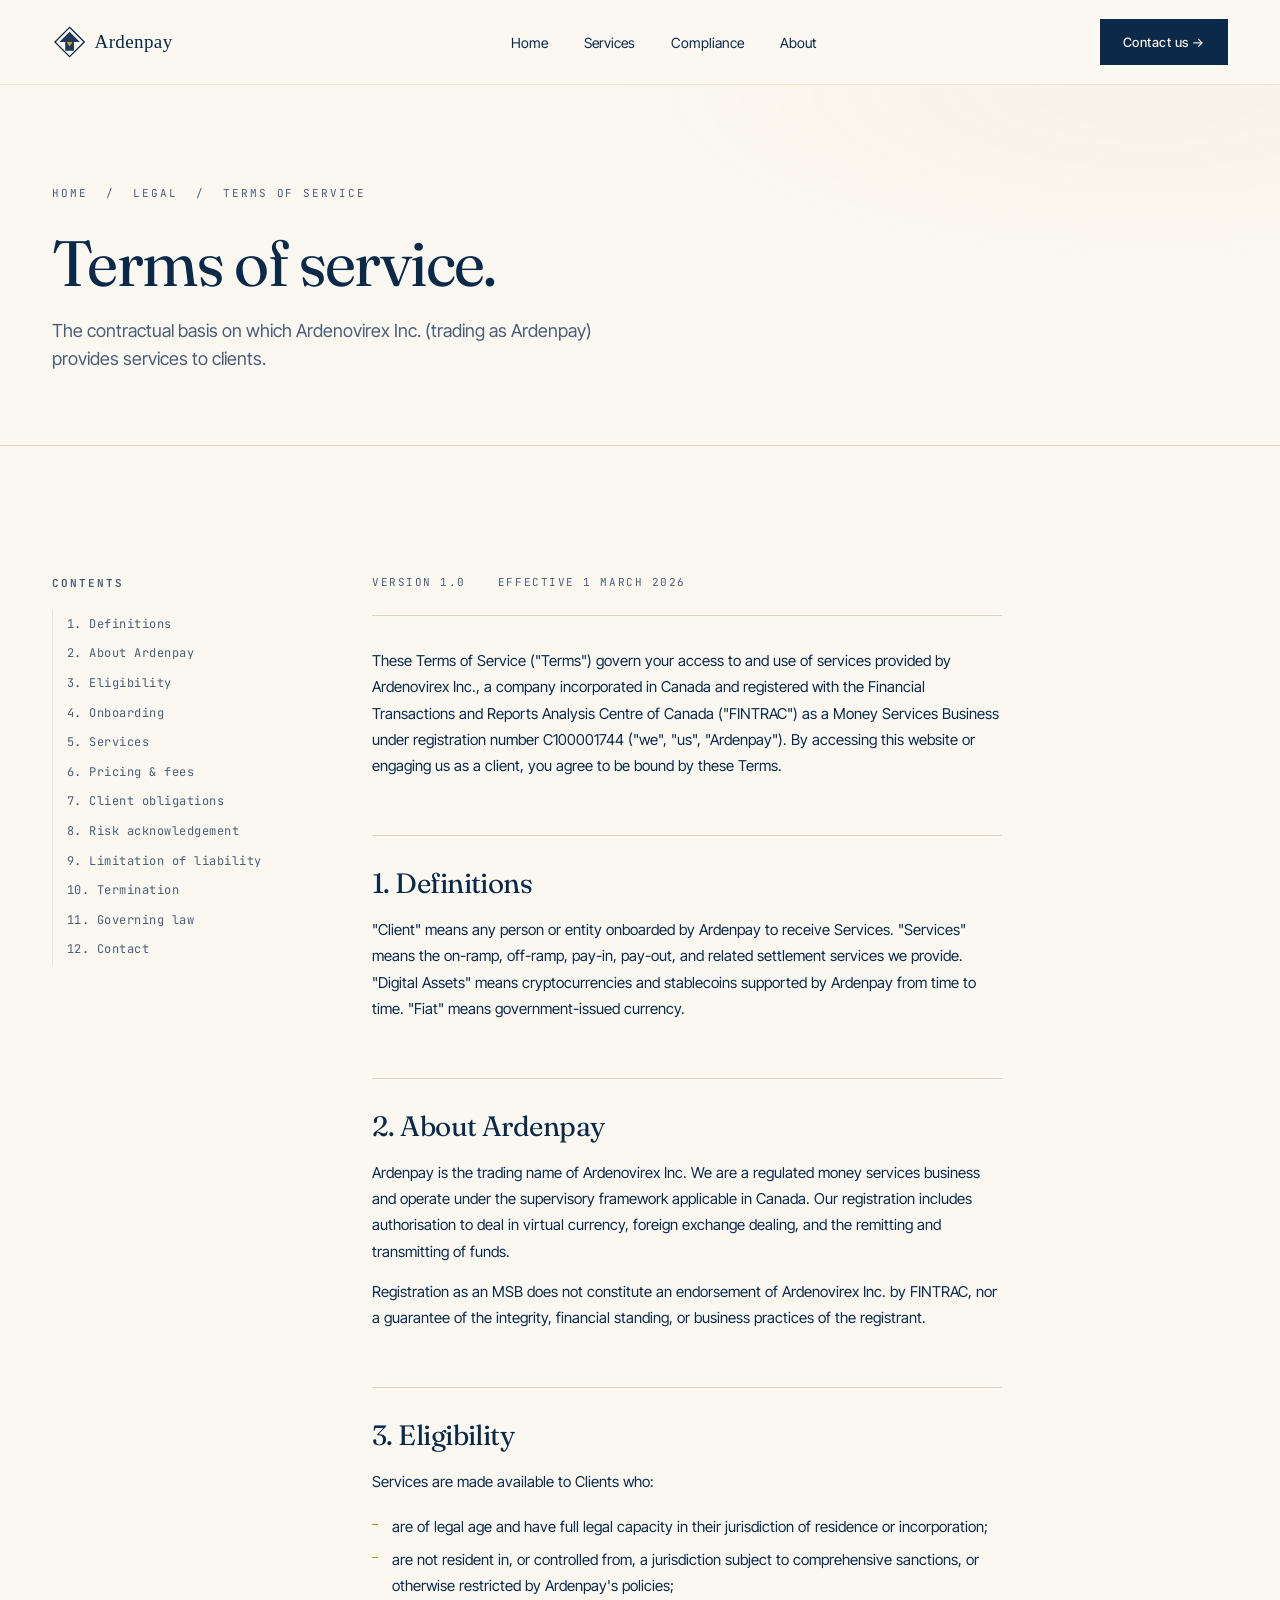
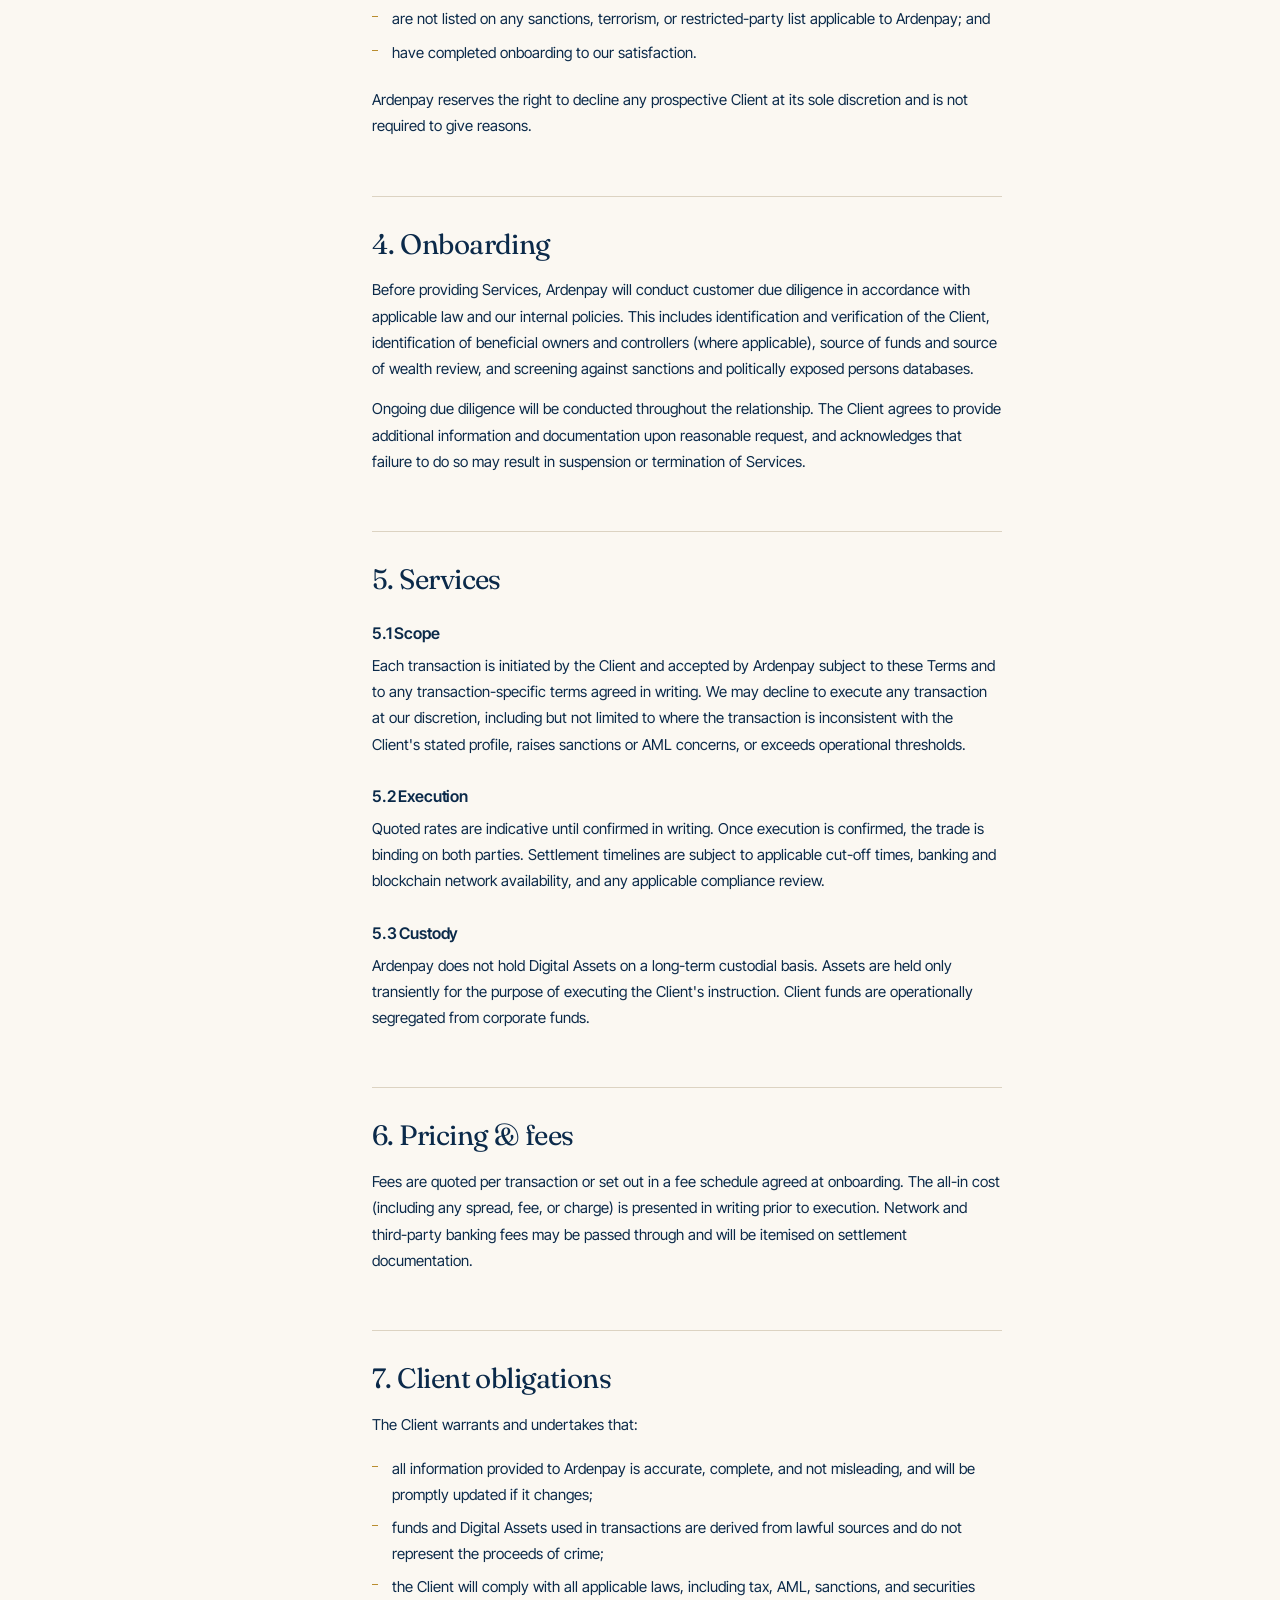
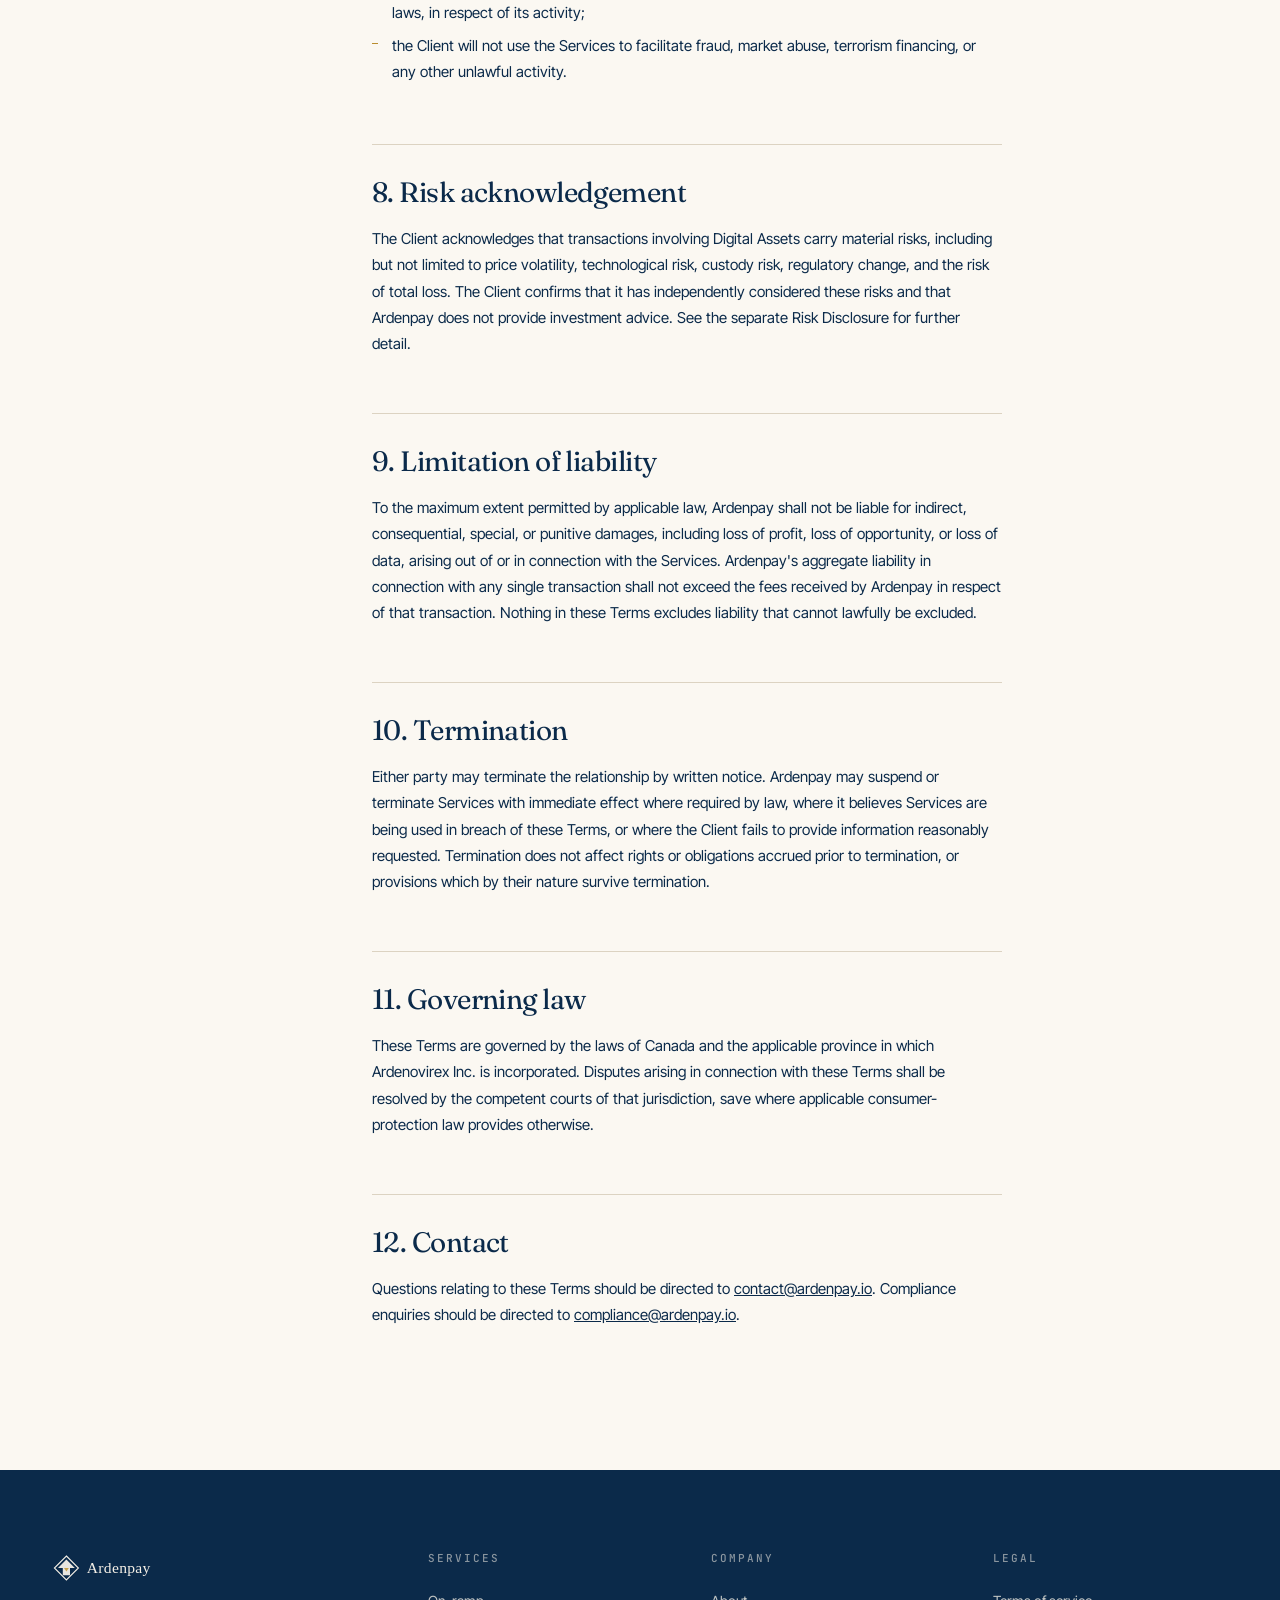
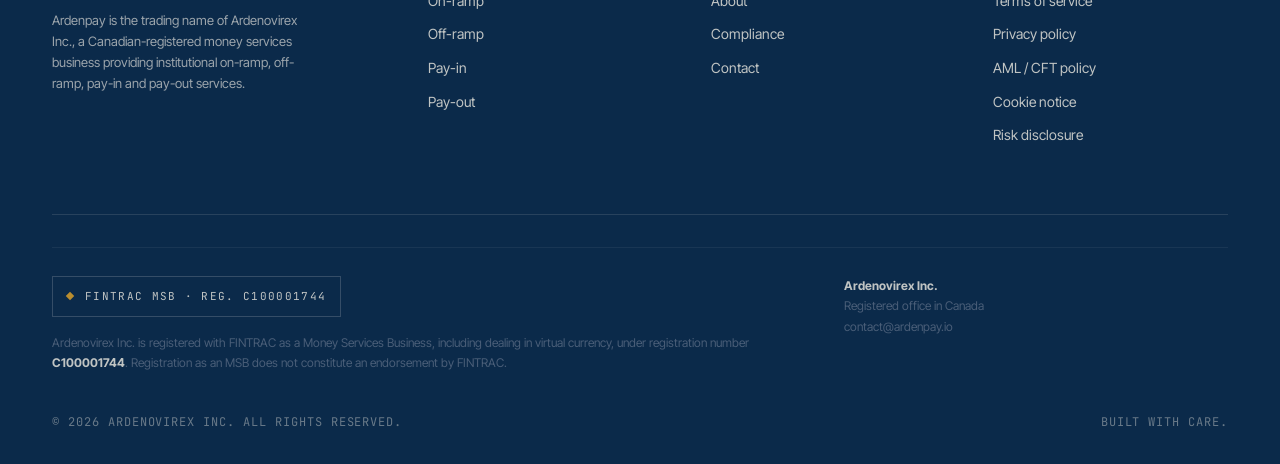
<file: legal/terms.html>
<!doctype html>
<html lang="en">
<head>
  <meta charset="utf-8">
  <meta name="viewport" content="width=device-width, initial-scale=1">
  <title>Terms of service — Ardenpay</title>
  <link rel="icon" type="image/svg+xml" href="../assets/favicon.svg">
  <link rel="preconnect" href="https://fonts.googleapis.com">
  <link rel="preconnect" href="https://fonts.gstatic.com" crossorigin>
  <link href="https://fonts.googleapis.com/css2?family=Fraunces:opsz,wght,SOFT@9..144,300..600,30..100&family=Inter+Tight:wght@400;500;600&family=JetBrains+Mono:wght@400;500&display=swap" rel="stylesheet">
  <link rel="stylesheet" href="../assets/style.css">
  <style>
    .legal-wrap { display: grid; grid-template-columns: 240px 1fr; gap: 80px; align-items: start; }
    @media (max-width: 980px) { .legal-wrap { grid-template-columns: 1fr; gap: 32px; } }
    .legal-toc {
      position: sticky; top: 100px;
      font-family: var(--mono); font-size: 12px; line-height: 1.8;
      letter-spacing: 0.04em;
    }
    .legal-toc h5 {
      font-size: 11px; letter-spacing: 0.18em; text-transform: uppercase;
      color: var(--ink-soft); margin-bottom: 16px;
    }
    .legal-toc a {
      display: block; color: var(--ink-soft); padding: 4px 0;
      border-left: 1px solid var(--rule-soft); padding-left: 14px;
      transition: all .2s ease;
    }
    .legal-toc a:hover { color: var(--ink); border-left-color: var(--gold); }

    .legal-body { max-width: 70ch; }
    .legal-body h2 {
      font-family: var(--serif); font-weight: 400; font-size: 28px;
      margin-top: 56px; margin-bottom: 18px;
      padding-top: 32px; border-top: 1px solid var(--rule);
      scroll-margin-top: 100px;
    }
    .legal-body h2:first-child { margin-top: 0; padding-top: 0; border-top: 0; }
    .legal-body h3 {
      font-family: var(--sans); font-size: 16px; font-weight: 600;
      margin-top: 28px; margin-bottom: 10px;
    }
    .legal-body p {
      font-size: 15px; line-height: 1.75; color: var(--ink); margin-bottom: 14px;
    }
    .legal-body ul {
      padding-left: 0; list-style: none; margin: 8px 0 18px;
    }
    .legal-body ul li {
      padding: 4px 0 4px 20px; position: relative;
      font-size: 15px; color: var(--ink); line-height: 1.7;
    }
    .legal-body ul li::before {
      content: ""; position: absolute; left: 0; top: 14px;
      width: 6px; height: 1px; background: var(--gold);
    }
    .legal-meta {
      display: flex; gap: 32px; padding-bottom: 24px;
      margin-bottom: 32px; border-bottom: 1px solid var(--rule);
      font-family: var(--mono); font-size: 11px;
      letter-spacing: 0.14em; text-transform: uppercase; color: var(--ink-soft);
    }
  </style>
</head>
<body>

<header class="site-header">
  <div class="container nav">
    <a class="nav-logo" href="/"><img src="../assets/logo.svg" alt="Ardenpay"></a>
    <nav><ul class="nav-links">
      <li><a href="/">Home</a></li>
      <li><a href="../services">Services</a></li>
      <li><a href="../compliance">Compliance</a></li>
      <li><a href="../about">About</a></li>
    
        <li class="mobile-only"><a href="../contact" class="mobile-cta">Contact us →</a></li>
      </ul></nav>
    <a href="../contact" class="nav-cta">Contact us →</a>
    <button class="nav-toggle" aria-label="Menu">
      <svg class="icon-open" width="22" height="22" viewBox="0 0 22 22" fill="none"><path d="M3 6h16M3 11h16M3 16h16" stroke="#0B2A4A" stroke-width="1.4"/></svg>
      <svg class="icon-close" width="22" height="22" viewBox="0 0 22 22" fill="none"><path d="M5 5l12 12M17 5L5 17" stroke="#0B2A4A" stroke-width="1.4"/></svg>
    </button>
  </div>
</header>

<section class="page-hero">
  <div class="container">
    <div class="crumb"><a href="/">Home</a> &nbsp;/&nbsp; Legal &nbsp;/&nbsp; Terms of service</div>
    <h1>Terms of service.</h1>
    <p>The contractual basis on which Ardenovirex Inc. (trading as Ardenpay) provides services to clients.</p>
  </div>
</section>

<section class="section">
  <div class="container legal-wrap">

    <aside class="legal-toc">
      <h5>Contents</h5>
      <a href="#s1">1. Definitions</a>
      <a href="#s2">2. About Ardenpay</a>
      <a href="#s3">3. Eligibility</a>
      <a href="#s4">4. Onboarding</a>
      <a href="#s5">5. Services</a>
      <a href="#s6">6. Pricing & fees</a>
      <a href="#s7">7. Client obligations</a>
      <a href="#s8">8. Risk acknowledgement</a>
      <a href="#s9">9. Limitation of liability</a>
      <a href="#s10">10. Termination</a>
      <a href="#s11">11. Governing law</a>
      <a href="#s12">12. Contact</a>
    </aside>

    <div class="legal-body">
      <div class="legal-meta">
        <span>Version 1.0</span>
        <span>Effective 1 March 2026</span>
      </div>

      <p>These Terms of Service ("Terms") govern your access to and use of services provided by Ardenovirex Inc., a company incorporated in Canada and registered with the Financial Transactions and Reports Analysis Centre of Canada ("FINTRAC") as a Money Services Business under registration number C100001744 ("we", "us", "Ardenpay"). By accessing this website or engaging us as a client, you agree to be bound by these Terms.</p>

      <h2 id="s1">1. Definitions</h2>
      <p>"Client" means any person or entity onboarded by Ardenpay to receive Services. "Services" means the on-ramp, off-ramp, pay-in, pay-out, and related settlement services we provide. "Digital Assets" means cryptocurrencies and stablecoins supported by Ardenpay from time to time. "Fiat" means government-issued currency.</p>

      <h2 id="s2">2. About Ardenpay</h2>
      <p>Ardenpay is the trading name of Ardenovirex Inc. We are a regulated money services business and operate under the supervisory framework applicable in Canada. Our registration includes authorisation to deal in virtual currency, foreign exchange dealing, and the remitting and transmitting of funds.</p>
      <p>Registration as an MSB does not constitute an endorsement of Ardenovirex Inc. by FINTRAC, nor a guarantee of the integrity, financial standing, or business practices of the registrant.</p>

      <h2 id="s3">3. Eligibility</h2>
      <p>Services are made available to Clients who:</p>
      <ul>
        <li>are of legal age and have full legal capacity in their jurisdiction of residence or incorporation;</li>
        <li>are not resident in, or controlled from, a jurisdiction subject to comprehensive sanctions, or otherwise restricted by Ardenpay's policies;</li>
        <li>are not listed on any sanctions, terrorism, or restricted-party list applicable to Ardenpay; and</li>
        <li>have completed onboarding to our satisfaction.</li>
      </ul>
      <p>Ardenpay reserves the right to decline any prospective Client at its sole discretion and is not required to give reasons.</p>

      <h2 id="s4">4. Onboarding</h2>
      <p>Before providing Services, Ardenpay will conduct customer due diligence in accordance with applicable law and our internal policies. This includes identification and verification of the Client, identification of beneficial owners and controllers (where applicable), source of funds and source of wealth review, and screening against sanctions and politically exposed persons databases.</p>
      <p>Ongoing due diligence will be conducted throughout the relationship. The Client agrees to provide additional information and documentation upon reasonable request, and acknowledges that failure to do so may result in suspension or termination of Services.</p>

      <h2 id="s5">5. Services</h2>
      <h3>5.1 Scope</h3>
      <p>Each transaction is initiated by the Client and accepted by Ardenpay subject to these Terms and to any transaction-specific terms agreed in writing. We may decline to execute any transaction at our discretion, including but not limited to where the transaction is inconsistent with the Client's stated profile, raises sanctions or AML concerns, or exceeds operational thresholds.</p>
      <h3>5.2 Execution</h3>
      <p>Quoted rates are indicative until confirmed in writing. Once execution is confirmed, the trade is binding on both parties. Settlement timelines are subject to applicable cut-off times, banking and blockchain network availability, and any applicable compliance review.</p>
      <h3>5.3 Custody</h3>
      <p>Ardenpay does not hold Digital Assets on a long-term custodial basis. Assets are held only transiently for the purpose of executing the Client's instruction. Client funds are operationally segregated from corporate funds.</p>

      <h2 id="s6">6. Pricing & fees</h2>
      <p>Fees are quoted per transaction or set out in a fee schedule agreed at onboarding. The all-in cost (including any spread, fee, or charge) is presented in writing prior to execution. Network and third-party banking fees may be passed through and will be itemised on settlement documentation.</p>

      <h2 id="s7">7. Client obligations</h2>
      <p>The Client warrants and undertakes that:</p>
      <ul>
        <li>all information provided to Ardenpay is accurate, complete, and not misleading, and will be promptly updated if it changes;</li>
        <li>funds and Digital Assets used in transactions are derived from lawful sources and do not represent the proceeds of crime;</li>
        <li>the Client will comply with all applicable laws, including tax, AML, sanctions, and securities laws, in respect of its activity;</li>
        <li>the Client will not use the Services to facilitate fraud, market abuse, terrorism financing, or any other unlawful activity.</li>
      </ul>

      <h2 id="s8">8. Risk acknowledgement</h2>
      <p>The Client acknowledges that transactions involving Digital Assets carry material risks, including but not limited to price volatility, technological risk, custody risk, regulatory change, and the risk of total loss. The Client confirms that it has independently considered these risks and that Ardenpay does not provide investment advice. See the separate Risk Disclosure for further detail.</p>

      <h2 id="s9">9. Limitation of liability</h2>
      <p>To the maximum extent permitted by applicable law, Ardenpay shall not be liable for indirect, consequential, special, or punitive damages, including loss of profit, loss of opportunity, or loss of data, arising out of or in connection with the Services. Ardenpay's aggregate liability in connection with any single transaction shall not exceed the fees received by Ardenpay in respect of that transaction. Nothing in these Terms excludes liability that cannot lawfully be excluded.</p>

      <h2 id="s10">10. Termination</h2>
      <p>Either party may terminate the relationship by written notice. Ardenpay may suspend or terminate Services with immediate effect where required by law, where it believes Services are being used in breach of these Terms, or where the Client fails to provide information reasonably requested. Termination does not affect rights or obligations accrued prior to termination, or provisions which by their nature survive termination.</p>

      <h2 id="s11">11. Governing law</h2>
      <p>These Terms are governed by the laws of Canada and the applicable province in which Ardenovirex Inc. is incorporated. Disputes arising in connection with these Terms shall be resolved by the competent courts of that jurisdiction, save where applicable consumer-protection law provides otherwise.</p>

      <h2 id="s12">12. Contact</h2>
      <p>Questions relating to these Terms should be directed to <a href="mailto:contact@ardenpay.io" style="color: var(--ink); text-decoration: underline;">contact@ardenpay.io</a>. Compliance enquiries should be directed to <a href="mailto:compliance@ardenpay.io" style="color: var(--ink); text-decoration: underline;">compliance@ardenpay.io</a>.</p>
    </div>
  </div>
</section>

<!-- FOOTER -->
<footer class="site-footer">
  <div class="container">
    <div class="footer-top">
      <div class="footer-brand">
        <img src="../assets/logo-light.svg" alt="Ardenpay">
        <p>Ardenpay is the trading name of Ardenovirex Inc., a Canadian-registered money services business providing institutional on-ramp, off-ramp, pay-in and pay-out services.</p>
      </div>
      <div class="footer-col">
        <h5>Services</h5>
        <ul>
          <li><a href="../services#onramp">On-ramp</a></li>
          <li><a href="../services#offramp">Off-ramp</a></li>
          <li><a href="../services#payin">Pay-in</a></li>
          <li><a href="../services#payout">Pay-out</a></li>
        </ul>
      </div>
      <div class="footer-col">
        <h5>Company</h5>
        <ul>
          <li><a href="../about">About</a></li>
          <li><a href="../compliance">Compliance</a></li>
          <li><a href="../contact">Contact</a></li>
        </ul>
      </div>
      <div class="footer-col">
        <h5>Legal</h5>
        <ul>
          <li><a href="terms">Terms of service</a></li>
          <li><a href="privacy">Privacy policy</a></li>
          <li><a href="aml">AML / CFT policy</a></li>
          <li><a href="cookies">Cookie notice</a></li>
          <li><a href="risk">Risk disclosure</a></li>
        </ul>
      </div>
    </div>
    <div class="footer-legal">
      <div>
        <span class="compliance-badge"><span class="dot"></span>FINTRAC MSB · Reg. C100001744</span>
        <p>Ardenovirex Inc. is registered with FINTRAC as a Money Services Business, including dealing in virtual currency, under registration number <strong style="color: rgba(244,239,230,0.78);">C100001744</strong>. Registration as an MSB does not constitute an endorsement by FINTRAC.</p>
      </div>
      <div>
        <p><strong style="color: rgba(244,239,230,0.78);">Ardenovirex Inc.</strong><br>Registered office in Canada<br>contact@ardenpay.io</p>
      </div>
    </div>
    <div class="footer-bottom">
      <span>© 2026 Ardenovirex Inc. All rights reserved.</span>
      <span>Built with care.</span>
    </div>
  </div>
</footer>
<script src="../assets/nav.js"></script>
</body>
</html>
</file>
<file: assets/style.css>
/* ============================================================
   Ardenpay — design system
   Aesthetic: institutional, light, restrained luxury
   ============================================================ */

:root {
  /* Palette */
  --ink: #0B2A4A;          /* deep navy — primary */
  --ink-2: #163A60;        /* navy hover */
  --ink-soft: #4A5E78;     /* secondary text */
  --ivory: #F4EFE6;        /* background warm white */
  --paper: #FBF8F2;        /* page background */
  --rule: #DCD3C2;         /* hairline rules */
  --rule-soft: #ECE5D5;
  --gold: #B98D2F;         /* refined gold accent */
  --gold-soft: #C9A24A;
  --error: #8B2F2F;
  --success: #2F6B4A;

  /* Type */
  --serif: 'Fraunces', 'Cormorant Garamond', Georgia, 'Times New Roman', serif;
  --sans: 'Inter Tight', 'Helvetica Neue', system-ui, sans-serif;
  --mono: 'JetBrains Mono', ui-monospace, 'SF Mono', Menlo, monospace;

  /* Layout */
  --max: 1240px;
  --gutter: 32px;
  --radius: 2px;
}

* { box-sizing: border-box; margin: 0; padding: 0; }

html, body {
  overflow-x: hidden;
  width: 100%;
}

html { scroll-behavior: smooth; -webkit-text-size-adjust: 100%; }

body {
  background: var(--paper);
  color: var(--ink);
  font-family: var(--sans);
  font-size: 16px;
  line-height: 1.55;
  font-weight: 400;
  -webkit-font-smoothing: antialiased;
  text-rendering: optimizeLegibility;
}

a { color: inherit; text-decoration: none; }
a:focus-visible, button:focus-visible {
  outline: 1px solid var(--gold);
  outline-offset: 3px;
}

img, svg { display: block; max-width: 100%; }

/* ---------- Layout ---------- */
.container {
  max-width: var(--max);
  margin: 0 auto;
  padding: 0 var(--gutter);
}

.rule { height: 1px; background: var(--rule); border: 0; }
.rule-soft { height: 1px; background: var(--rule-soft); border: 0; }

/* ---------- Typography ---------- */
.eyebrow {
  font-family: var(--mono);
  font-size: 11px;
  font-weight: 500;
  letter-spacing: 0.18em;
  text-transform: uppercase;
  color: var(--ink-soft);
}

.eyebrow .bullet {
  display: inline-block;
  width: 6px; height: 6px;
  background: var(--gold);
  margin-right: 10px;
  vertical-align: middle;
  transform: rotate(45deg);
}

h1, h2, h3, h4 {
  font-family: var(--serif);
  font-weight: 400;
  letter-spacing: -0.01em;
  color: var(--ink);
}

h1 {
  font-size: clamp(40px, 5.6vw, 76px);
  line-height: 1.02;
  letter-spacing: -0.025em;
}

h1 em {
  font-style: italic;
  font-weight: 300;
  color: var(--gold);
}

h2 {
  font-size: clamp(30px, 3.6vw, 46px);
  line-height: 1.1;
  letter-spacing: -0.02em;
}

h3 {
  font-size: 22px;
  line-height: 1.25;
  font-weight: 500;
}

h4 {
  font-size: 17px;
  font-family: var(--sans);
  font-weight: 600;
  letter-spacing: 0;
}

p { color: var(--ink-soft); }
.lede { font-size: 19px; line-height: 1.55; color: var(--ink-soft); max-width: 60ch; }

/* ---------- Header ---------- */
.site-header {
  position: sticky; top: 0; z-index: 50;
  background: rgba(251, 248, 242, 0.88);
  backdrop-filter: saturate(140%) blur(8px);
  -webkit-backdrop-filter: saturate(140%) blur(8px);
  border-bottom: 1px solid var(--rule-soft);
}

.nav {
  display: flex; align-items: center; justify-content: space-between;
  height: 84px;
}

.nav-logo {
  display: inline-flex;
  align-items: center;
  transition: opacity .2s ease;
}
.nav-logo:hover { opacity: 0.78; }
.nav-logo svg,
.nav-logo img { height: 44px; width: auto; display: block; }

.nav-links {
  display: flex;
  align-items: center;
  gap: 36px;
  list-style: none;
}

.nav-links a {
  font-size: 14px;
  color: var(--ink);
  position: relative;
  padding: 4px 0;
  transition: color .2s ease;
}

.nav-links a::after {
  content: ""; position: absolute; left: 0; right: 0; bottom: -2px;
  height: 1px; background: var(--gold); transform: scaleX(0);
  transform-origin: left; transition: transform .3s ease;
}

.nav-links a:hover { color: var(--ink); }
.nav-links a:hover::after, .nav-links a.active::after { transform: scaleX(1); }

/* Mobile CTA hidden on desktop */
.nav-links .mobile-only { display: none; }

.nav-cta {
  font-size: 13px;
  font-weight: 500;
  padding: 12px 22px;
  border: 1px solid var(--ink);
  background: var(--ink);
  color: var(--ivory);
  letter-spacing: 0.04em;
  transition: background .2s ease, color .2s ease;
  cursor: pointer;
}

.nav-cta:hover { background: var(--ink-2); }

.nav-toggle { display: none; background: transparent; border: 0; cursor: pointer; }

/* ---------- Buttons ---------- */
.btn {
  display: inline-flex; align-items: center; gap: 10px;
  font-family: var(--sans);
  font-size: 14px;
  font-weight: 500;
  letter-spacing: 0.04em;
  padding: 16px 28px;
  border: 1px solid var(--ink);
  background: var(--ink);
  color: var(--ivory);
  cursor: pointer;
  transition: all .25s ease;
}

.btn:hover { background: var(--ink-2); }

.btn--ghost {
  background: transparent;
  color: var(--ink);
}
.btn--ghost:hover { background: var(--ink); color: var(--ivory); }

.btn .arrow {
  width: 14px; height: 14px;
  transition: transform .25s ease;
}
.btn:hover .arrow { transform: translateX(4px); }

/* ---------- Section frame ---------- */
.section {
  padding: clamp(72px, 10vw, 140px) 0;
  position: relative;
}

.section--ivory { background: var(--ivory); }
.section--ink   { background: var(--ink); color: var(--ivory); }
.section--ink h1, .section--ink h2, .section--ink h3, .section--ink h4 { color: var(--ivory); }
.section--ink p { color: rgba(244, 239, 230, 0.72); }
.section--ink .eyebrow { color: rgba(244, 239, 230, 0.55); }

.section-head {
  display: grid;
  grid-template-columns: 1fr 2fr;
  gap: 64px;
  align-items: end;
  margin-bottom: 72px;
}

@media (max-width: 880px) {
  .section-head { grid-template-columns: 1fr; gap: 24px; margin-bottom: 48px; }
}

/* ---------- Decorative ticker ---------- */
.ticker {
  border-top: 1px solid var(--rule);
  border-bottom: 1px solid var(--rule);
  overflow: hidden;
  background: var(--ivory);
}
.ticker-inner {
  display: flex;
  gap: 64px;
  padding: 18px 0;
  animation: tickerScroll 60s linear infinite;
  white-space: nowrap;
  width: max-content;
}
.ticker span {
  font-family: var(--mono);
  font-size: 12px;
  letter-spacing: 0.16em;
  text-transform: uppercase;
  color: var(--ink-soft);
}
.ticker span .dot { color: var(--gold); margin: 0 10px; }
@keyframes tickerScroll {
  from { transform: translateX(0); }
  to   { transform: translateX(-50%); }
}

/* ---------- Footer ---------- */
.site-footer {
  background: var(--ink);
  color: rgba(244, 239, 230, 0.78);
  padding: 80px 0 32px;
  font-size: 14px;
}

.footer-top {
  display: grid;
  grid-template-columns: 1.4fr 1fr 1fr 1fr;
  gap: 48px;
  padding-bottom: 56px;
  border-bottom: 1px solid rgba(244, 239, 230, 0.12);
}

@media (max-width: 880px) {
  .footer-top { grid-template-columns: 1fr 1fr; gap: 40px; }
}

.footer-brand svg,
.footer-brand img { height: 36px; width: auto; margin-bottom: 24px; }

.footer-brand p {
  color: rgba(244, 239, 230, 0.62);
  font-size: 13px;
  line-height: 1.6;
  max-width: 32ch;
}

.footer-col h5 {
  font-family: var(--mono);
  font-size: 11px;
  font-weight: 500;
  letter-spacing: 0.18em;
  text-transform: uppercase;
  color: rgba(244, 239, 230, 0.55);
  margin-bottom: 22px;
}

.footer-col ul { list-style: none; }
.footer-col li { margin-bottom: 12px; }
.footer-col a {
  color: rgba(244, 239, 230, 0.78);
  font-size: 14px;
  transition: color .2s;
}
.footer-col a:hover { color: var(--gold-soft); }

.footer-legal {
  margin-top: 32px;
  padding-top: 28px;
  display: grid;
  grid-template-columns: 2fr 1fr;
  gap: 24px;
  align-items: start;
  border-top: 1px solid rgba(244, 239, 230, 0.06);
  font-size: 12px;
  color: rgba(244, 239, 230, 0.5);
  line-height: 1.7;
}

.footer-legal .compliance-badge {
  display: inline-flex; align-items: center; gap: 12px;
  padding: 10px 14px;
  border: 1px solid rgba(244, 239, 230, 0.18);
  font-family: var(--mono);
  font-size: 11px;
  letter-spacing: 0.12em;
  text-transform: uppercase;
  color: rgba(244, 239, 230, 0.78);
  margin-bottom: 16px;
}
.footer-legal .compliance-badge .dot {
  width: 6px; height: 6px; background: var(--gold); transform: rotate(45deg);
}

.footer-bottom {
  margin-top: 40px;
  display: flex; justify-content: space-between; flex-wrap: wrap; gap: 12px;
  font-size: 12px;
  color: rgba(244, 239, 230, 0.4);
  font-family: var(--mono);
  letter-spacing: 0.08em;
  text-transform: uppercase;
}

/* ---------- Subtle reveal ---------- */
.reveal {
  opacity: 0;
  transform: translateY(16px);
  animation: revealUp .9s cubic-bezier(.2,.7,.2,1) forwards;
}
.reveal.d1 { animation-delay: .12s; }
.reveal.d2 { animation-delay: .22s; }
.reveal.d3 { animation-delay: .32s; }
.reveal.d4 { animation-delay: .42s; }
.reveal.d5 { animation-delay: .52s; }

@keyframes revealUp {
  to { opacity: 1; transform: translateY(0); }
}

/* ---------- Page hero (inner pages) ---------- */
.page-hero {
  padding: 100px 0 72px;
  border-bottom: 1px solid var(--rule);
  background:
    radial-gradient(900px 320px at 90% 0%, rgba(201, 162, 74, 0.06), transparent 60%),
    var(--paper);
}
.page-hero .crumb {
  font-family: var(--mono);
  font-size: 11px;
  letter-spacing: 0.18em;
  text-transform: uppercase;
  color: var(--ink-soft);
  margin-bottom: 28px;
}
.page-hero .crumb a:hover { color: var(--gold); }
.page-hero h1 {
  font-size: clamp(40px, 5vw, 64px);
  max-width: 18ch;
}
.page-hero p {
  margin-top: 22px;
  font-size: 18px;
  max-width: 56ch;
}

/* ---------- Mobile ---------- */
@media (max-width: 720px) {
  :root { --gutter: 22px; }
  .footer-legal { grid-template-columns: 1fr; }

  .nav-toggle { display: block; z-index: 60; position: relative; }

  .nav-cta { display: none; } /* hidden on mobile — CTA shown inside menu */

  .nav-links {
    display: flex;
    position: fixed;
    top: 0; left: 0; right: 0;
    height: 100vh;
    background: var(--paper);
    flex-direction: column;
    justify-content: center;
    align-items: center;
    gap: 28px;
    transform: translateY(-100%);
    transition: transform .35s cubic-bezier(.5,0,.2,1);
    z-index: 55;
    padding: 80px 24px 40px;
  }

  body.menu-open .nav-links { transform: translateY(0); }
  body.menu-open { overflow: hidden; }

  .nav-links a {
    font-family: var(--serif);
    font-size: 32px;
    font-weight: 400;
    color: var(--ink);
    padding: 8px 0;
  }
  .nav-links a::after { display: none; }
  .nav-links .mobile-only { display: list-item; }

  .nav-links li:last-child {
    margin-top: 32px;
    padding-top: 32px;
    border-top: 1px solid var(--rule);
    width: 100%;
    text-align: center;
  }
  .nav-links .mobile-cta {
    display: inline-block;
    font-family: var(--sans);
    font-size: 14px;
    padding: 14px 28px;
    background: var(--ink);
    color: var(--ivory);
    letter-spacing: 0.04em;
  }

  /* Close icon when menu is open */
  body.menu-open .nav-toggle .icon-open { display: none; }
  body.menu-open .nav-toggle .icon-close { display: block; }
  .nav-toggle .icon-close { display: none; }
}
</file>
